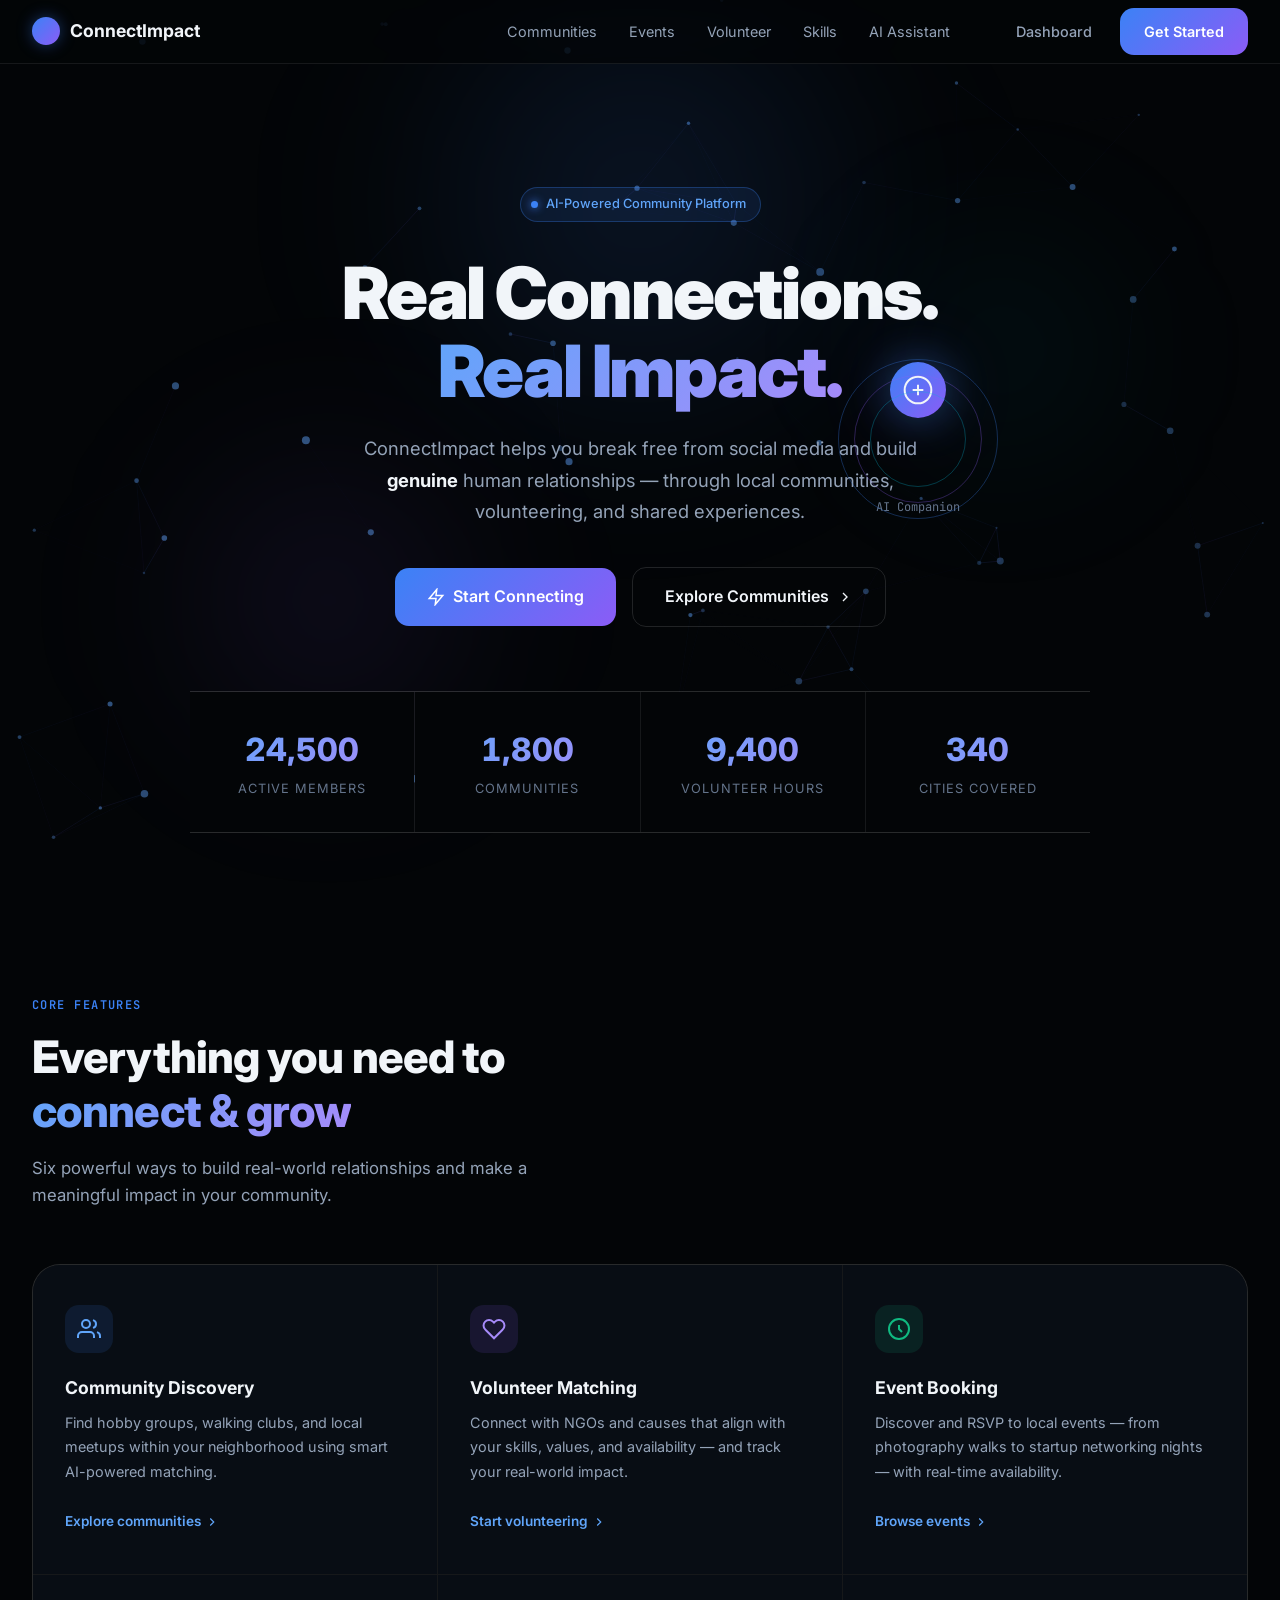
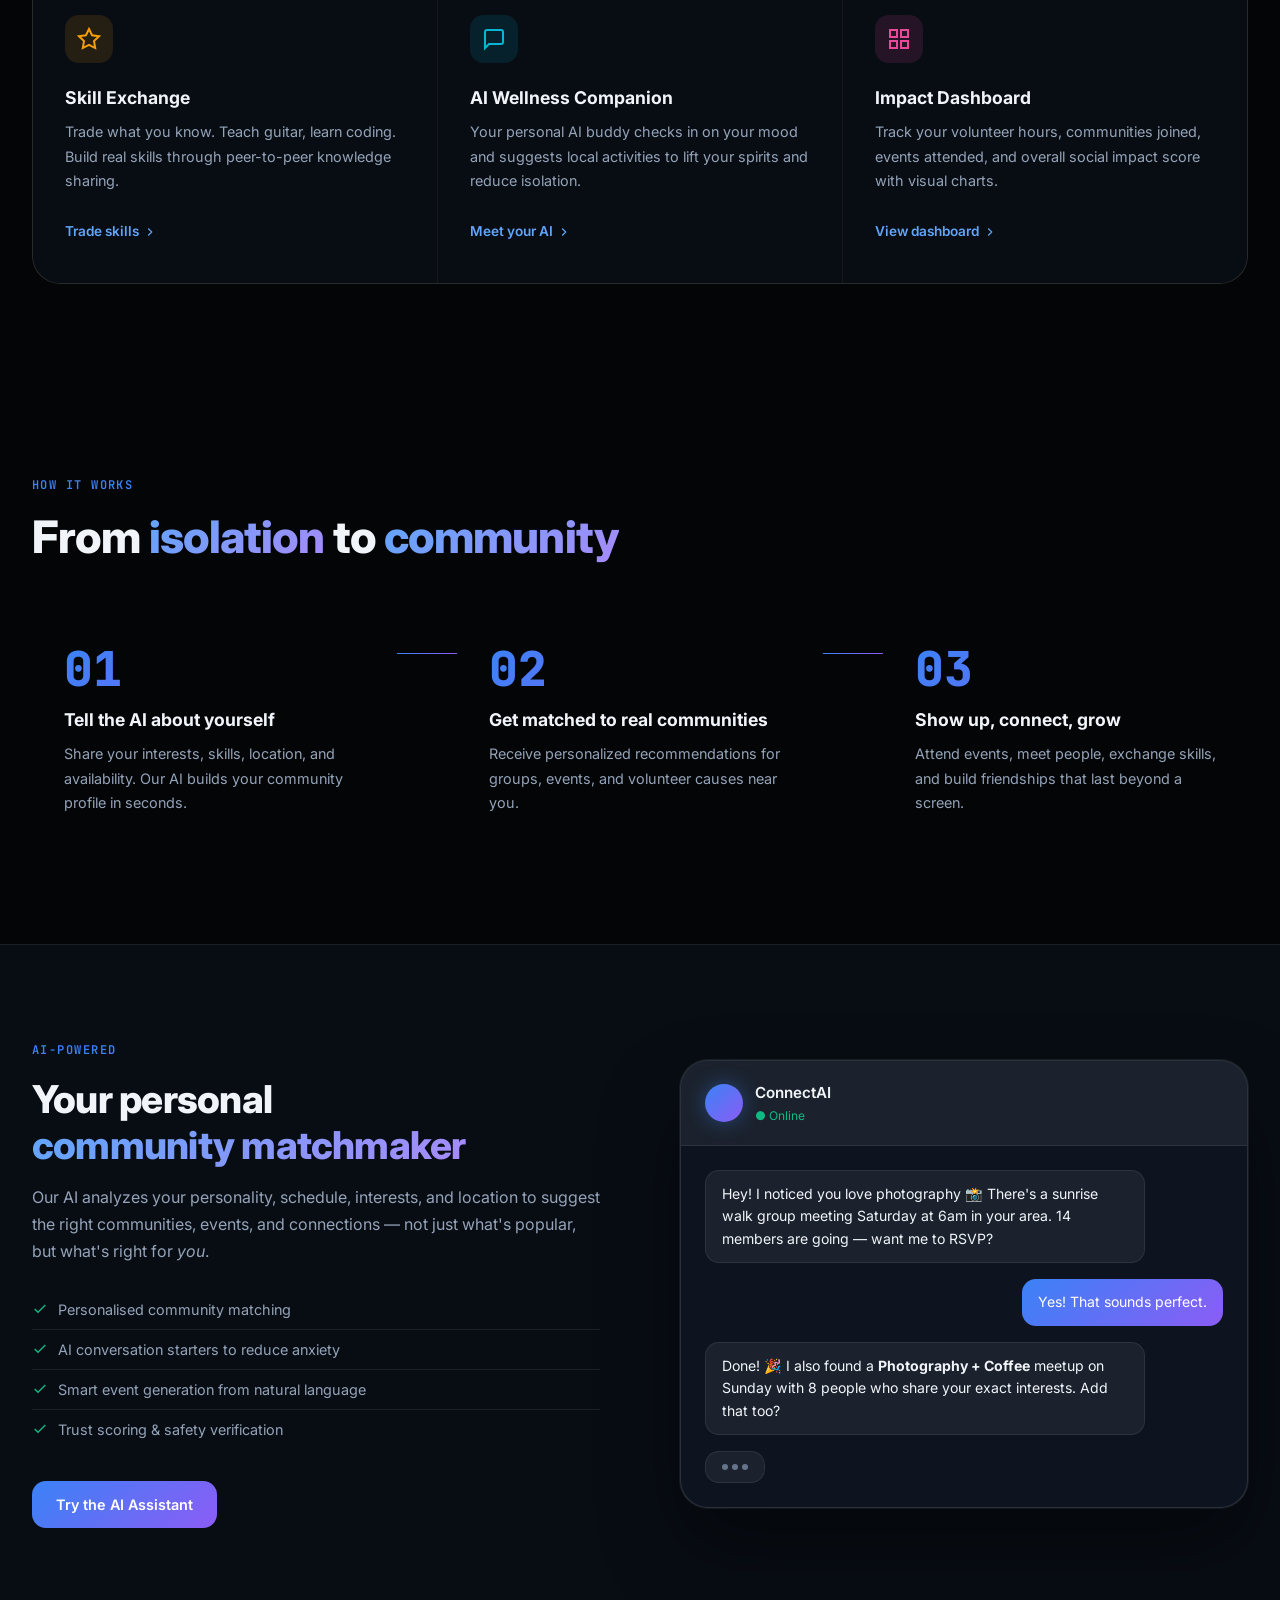
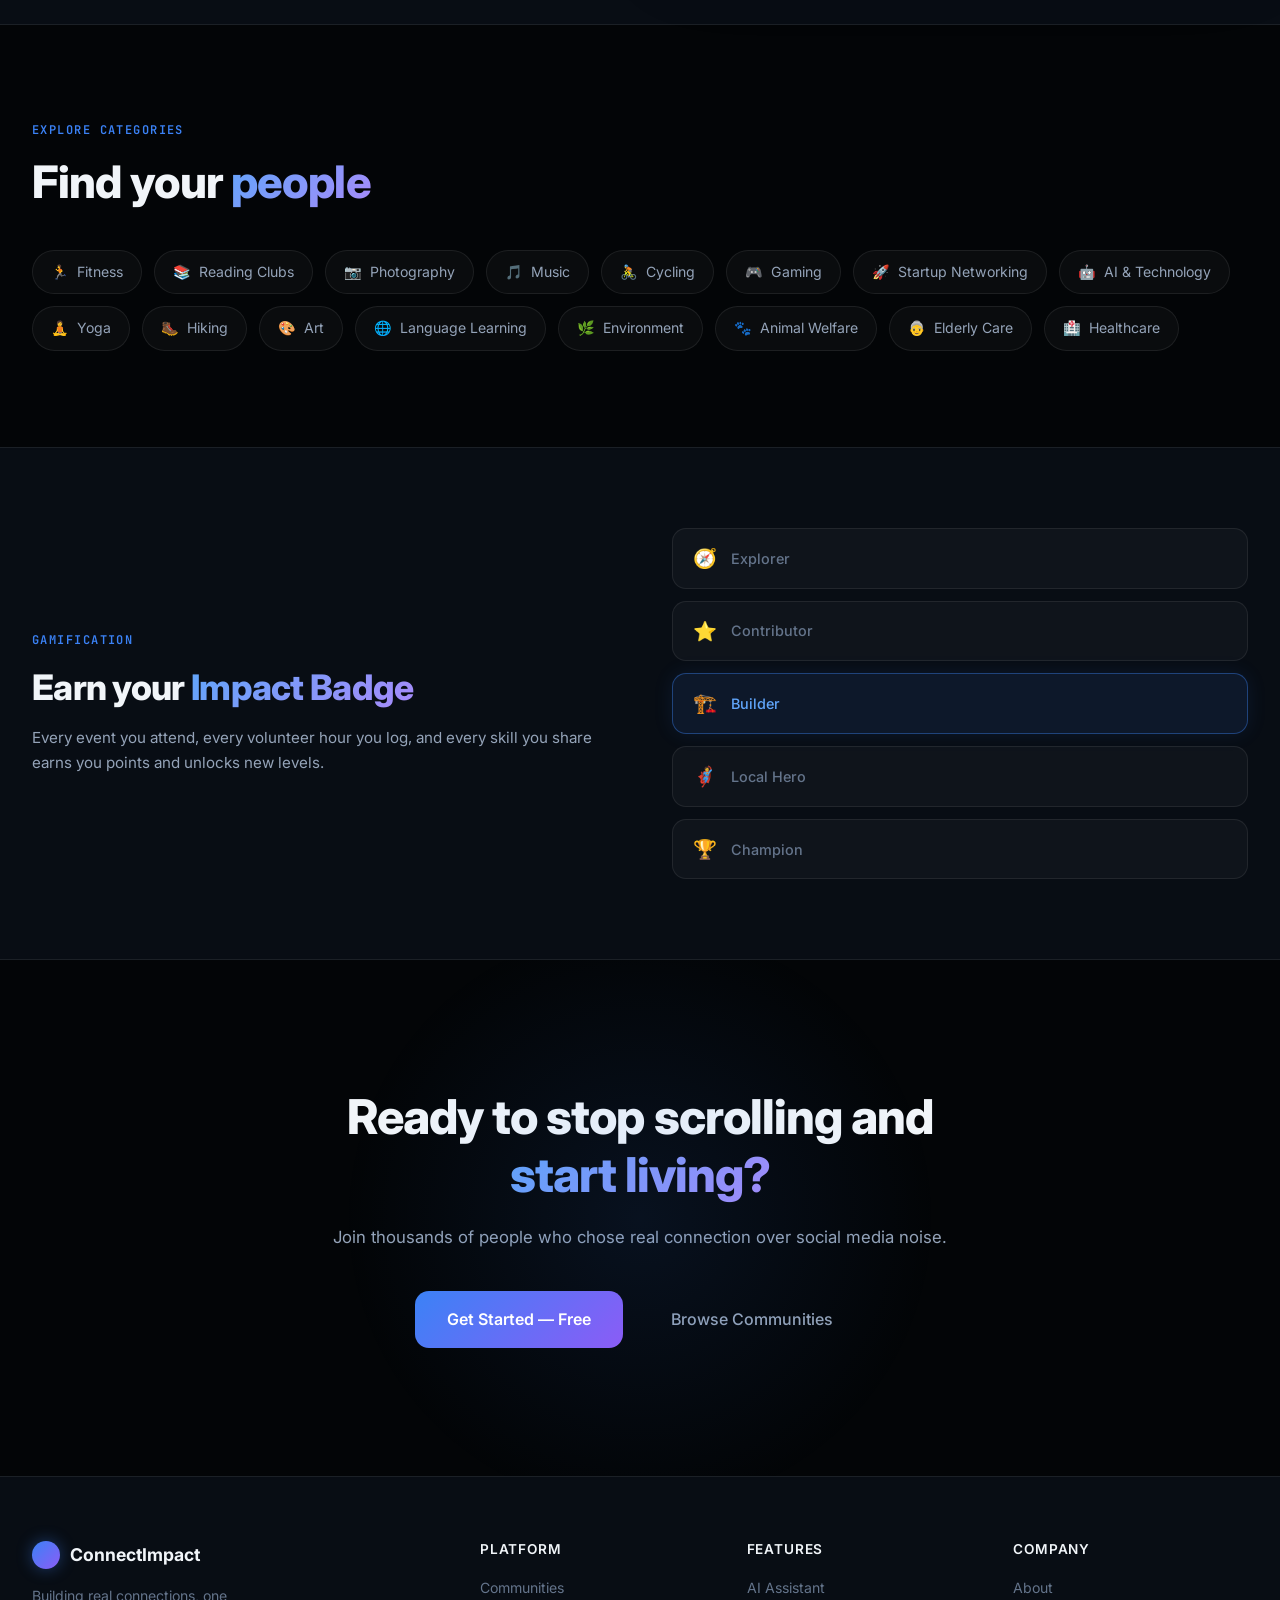
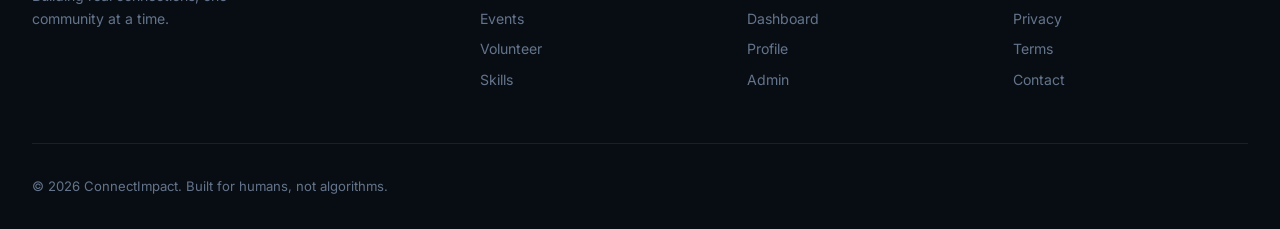
<file: index.html>
<!DOCTYPE html>
<html lang="en">
<head>
  <meta charset="UTF-8" />
  <meta name="viewport" content="width=device-width, initial-scale=1.0"/>
  <title>ConnectImpact — Build Real Connections</title>
  <link rel="stylesheet" href="css/main.css" />
  <link rel="stylesheet" href="css/animations.css" />
  <link href="https://fonts.googleapis.com/css2?family=Inter:wght@300;400;500;600;700;800;900&family=JetBrains+Mono:wght@400;500&display=swap" rel="stylesheet"/>
</head>
<body>

  <!-- NAV -->
  <nav class="navbar" id="navbar">
    <div class="nav-inner">
      <a href="index.html" class="nav-logo">
        <div class="logo-orb"></div>
        <span>ConnectImpact</span>
      </a>
      <ul class="nav-links">
        <li><a href="pages/communities.html">Communities</a></li>
        <li><a href="pages/events.html">Events</a></li>
        <li><a href="pages/volunteer.html">Volunteer</a></li>
        <li><a href="pages/skills.html">Skills</a></li>
        <li><a href="pages/ai-assistant.html">AI Assistant</a></li>
      </ul>
      <div class="nav-actions">
        <a href="pages/dashboard.html" class="btn-ghost">Dashboard</a>
        <a href="pages/profile.html" class="btn-primary">Get Started</a>
      </div>
      <button class="nav-hamburger" id="hamburger">
        <span></span><span></span><span></span>
      </button>
    </div>
  </nav>

  <!-- HERO -->
  <section class="hero" id="hero">
    <canvas id="neural-canvas"></canvas>
    <div class="hero-glow glow-1"></div>
    <div class="hero-glow glow-2"></div>
    <div class="hero-glow glow-3"></div>

    <div class="hero-content">
      <div class="hero-badge">
        <div class="badge-dot"></div>
        <span>AI-Powered Community Platform</span>
      </div>

      <h1 class="hero-title">
        Real Connections.<br/>
        <span class="gradient-text">Real Impact.</span>
      </h1>

      <p class="hero-subtitle">
        ConnectImpact helps you break free from social media and build <strong>genuine</strong> human relationships — through local communities, volunteering, and shared experiences.
      </p>

      <div class="hero-actions">
        <a href="pages/dashboard.html" class="btn-primary btn-large">
          <svg width="18" height="18" viewBox="0 0 24 24" fill="none" stroke="currentColor" stroke-width="2"><path d="M13 2L3 14h9l-1 8 10-12h-9l1-8z"/></svg>
          Start Connecting
        </a>
        <a href="pages/communities.html" class="btn-outline btn-large">
          Explore Communities
          <svg width="16" height="16" viewBox="0 0 24 24" fill="none" stroke="currentColor" stroke-width="2"><polyline points="9 18 15 12 9 6"/></svg>
        </a>
      </div>

      <!-- AI ORB -->
      <div class="ai-orb-container" id="aiOrb">
        <div class="orb-ring ring-1"></div>
        <div class="orb-ring ring-2"></div>
        <div class="orb-ring ring-3"></div>
        <div class="orb-core">
          <svg width="32" height="32" viewBox="0 0 24 24" fill="none" stroke="currentColor" stroke-width="1.5">
            <path d="M12 2C6.48 2 2 6.48 2 12s4.48 10 10 10 10-4.48 10-10S17.52 2 12 2z"/>
            <path d="M8 12h8M12 8v8"/>
          </svg>
        </div>
        <div class="orb-label">AI Companion</div>
      </div>
    </div>

    <!-- STATS -->
    <div class="hero-stats">
      <div class="stat-card">
        <div class="stat-num" data-target="24500">0</div>
        <div class="stat-label">Active Members</div>
      </div>
      <div class="stat-card">
        <div class="stat-num" data-target="1800">0</div>
        <div class="stat-label">Communities</div>
      </div>
      <div class="stat-card">
        <div class="stat-num" data-target="9400">0</div>
        <div class="stat-label">Volunteer Hours</div>
      </div>
      <div class="stat-card">
        <div class="stat-num" data-target="340">0</div>
        <div class="stat-label">Cities Covered</div>
      </div>
    </div>
  </section>

  <!-- FEATURES -->
  <section class="features-section" id="features">
    <div class="section-label">Core Features</div>
    <h2 class="section-title">Everything you need to <span class="gradient-text">connect & grow</span></h2>
    <p class="section-sub">Six powerful ways to build real-world relationships and make a meaningful impact in your community.</p>

    <div class="features-grid">
      <div class="feature-card" data-delay="0">
        <div class="feature-icon icon-blue">
          <svg width="24" height="24" viewBox="0 0 24 24" fill="none" stroke="currentColor" stroke-width="2"><path d="M17 21v-2a4 4 0 0 0-4-4H5a4 4 0 0 0-4 4v2"/><circle cx="9" cy="7" r="4"/><path d="M23 21v-2a4 4 0 0 0-3-3.87"/><path d="M16 3.13a4 4 0 0 1 0 7.75"/></svg>
        </div>
        <h3>Community Discovery</h3>
        <p>Find hobby groups, walking clubs, and local meetups within your neighborhood using smart AI-powered matching.</p>
        <a href="pages/communities.html" class="feature-link">Explore communities <svg width="14" height="14" viewBox="0 0 24 24" fill="none" stroke="currentColor" stroke-width="2"><polyline points="9 18 15 12 9 6"/></svg></a>
      </div>

      <div class="feature-card" data-delay="100">
        <div class="feature-icon icon-purple">
          <svg width="24" height="24" viewBox="0 0 24 24" fill="none" stroke="currentColor" stroke-width="2"><path d="M20.84 4.61a5.5 5.5 0 0 0-7.78 0L12 5.67l-1.06-1.06a5.5 5.5 0 0 0-7.78 7.78l1.06 1.06L12 21.23l7.78-7.78 1.06-1.06a5.5 5.5 0 0 0 0-7.78z"/></svg>
        </div>
        <h3>Volunteer Matching</h3>
        <p>Connect with NGOs and causes that align with your skills, values, and availability — and track your real-world impact.</p>
        <a href="pages/volunteer.html" class="feature-link">Start volunteering <svg width="14" height="14" viewBox="0 0 24 24" fill="none" stroke="currentColor" stroke-width="2"><polyline points="9 18 15 12 9 6"/></svg></a>
      </div>

      <div class="feature-card" data-delay="200">
        <div class="feature-icon icon-green">
          <svg width="24" height="24" viewBox="0 0 24 24" fill="none" stroke="currentColor" stroke-width="2"><circle cx="12" cy="12" r="10"/><path d="M12 8v4l3 3"/></svg>
        </div>
        <h3>Event Booking</h3>
        <p>Discover and RSVP to local events — from photography walks to startup networking nights — with real-time availability.</p>
        <a href="pages/events.html" class="feature-link">Browse events <svg width="14" height="14" viewBox="0 0 24 24" fill="none" stroke="currentColor" stroke-width="2"><polyline points="9 18 15 12 9 6"/></svg></a>
      </div>

      <div class="feature-card" data-delay="300">
        <div class="feature-icon icon-orange">
          <svg width="24" height="24" viewBox="0 0 24 24" fill="none" stroke="currentColor" stroke-width="2"><polygon points="12 2 15.09 8.26 22 9.27 17 14.14 18.18 21.02 12 17.77 5.82 21.02 7 14.14 2 9.27 8.91 8.26 12 2"/></svg>
        </div>
        <h3>Skill Exchange</h3>
        <p>Trade what you know. Teach guitar, learn coding. Build real skills through peer-to-peer knowledge sharing.</p>
        <a href="pages/skills.html" class="feature-link">Trade skills <svg width="14" height="14" viewBox="0 0 24 24" fill="none" stroke="currentColor" stroke-width="2"><polyline points="9 18 15 12 9 6"/></svg></a>
      </div>

      <div class="feature-card" data-delay="400">
        <div class="feature-icon icon-cyan">
          <svg width="24" height="24" viewBox="0 0 24 24" fill="none" stroke="currentColor" stroke-width="2"><path d="M21 15a2 2 0 0 1-2 2H7l-4 4V5a2 2 0 0 1 2-2h14a2 2 0 0 1 2 2z"/></svg>
        </div>
        <h3>AI Wellness Companion</h3>
        <p>Your personal AI buddy checks in on your mood and suggests local activities to lift your spirits and reduce isolation.</p>
        <a href="pages/ai-assistant.html" class="feature-link">Meet your AI <svg width="14" height="14" viewBox="0 0 24 24" fill="none" stroke="currentColor" stroke-width="2"><polyline points="9 18 15 12 9 6"/></svg></a>
      </div>

      <div class="feature-card" data-delay="500">
        <div class="feature-icon icon-pink">
          <svg width="24" height="24" viewBox="0 0 24 24" fill="none" stroke="currentColor" stroke-width="2"><path d="M3 3h7v7H3zM14 3h7v7h-7zM14 14h7v7h-7zM3 14h7v7H3z"/></svg>
        </div>
        <h3>Impact Dashboard</h3>
        <p>Track your volunteer hours, communities joined, events attended, and overall social impact score with visual charts.</p>
        <a href="pages/dashboard.html" class="feature-link">View dashboard <svg width="14" height="14" viewBox="0 0 24 24" fill="none" stroke="currentColor" stroke-width="2"><polyline points="9 18 15 12 9 6"/></svg></a>
      </div>
    </div>
  </section>

  <!-- HOW IT WORKS -->
  <section class="how-section">
    <div class="section-label">How It Works</div>
    <h2 class="section-title">From <span class="gradient-text">isolation</span> to <span class="gradient-text">community</span></h2>
    <div class="steps-container">
      <div class="step">
        <div class="step-number">01</div>
        <div class="step-content">
          <h3>Tell the AI about yourself</h3>
          <p>Share your interests, skills, location, and availability. Our AI builds your community profile in seconds.</p>
        </div>
      </div>
      <div class="step-connector"></div>
      <div class="step">
        <div class="step-number">02</div>
        <div class="step-content">
          <h3>Get matched to real communities</h3>
          <p>Receive personalized recommendations for groups, events, and volunteer causes near you.</p>
        </div>
      </div>
      <div class="step-connector"></div>
      <div class="step">
        <div class="step-number">03</div>
        <div class="step-content">
          <h3>Show up, connect, grow</h3>
          <p>Attend events, meet people, exchange skills, and build friendships that last beyond a screen.</p>
        </div>
      </div>
    </div>
  </section>

  <!-- AI SECTION -->
  <section class="ai-section">
    <div class="ai-section-inner">
      <div class="ai-text">
        <div class="section-label">AI-Powered</div>
        <h2>Your personal <span class="gradient-text">community matchmaker</span></h2>
        <p>Our AI analyzes your personality, schedule, interests, and location to suggest the right communities, events, and connections — not just what's popular, but what's right for <em>you</em>.</p>
        <ul class="ai-features-list">
          <li><svg width="16" height="16" viewBox="0 0 24 24" fill="none" stroke="currentColor" stroke-width="2"><polyline points="20 6 9 17 4 12"/></svg> Personalised community matching</li>
          <li><svg width="16" height="16" viewBox="0 0 24 24" fill="none" stroke="currentColor" stroke-width="2"><polyline points="20 6 9 17 4 12"/></svg> AI conversation starters to reduce anxiety</li>
          <li><svg width="16" height="16" viewBox="0 0 24 24" fill="none" stroke="currentColor" stroke-width="2"><polyline points="20 6 9 17 4 12"/></svg> Smart event generation from natural language</li>
          <li><svg width="16" height="16" viewBox="0 0 24 24" fill="none" stroke="currentColor" stroke-width="2"><polyline points="20 6 9 17 4 12"/></svg> Trust scoring & safety verification</li>
        </ul>
        <a href="pages/ai-assistant.html" class="btn-primary">Try the AI Assistant</a>
      </div>
      <div class="ai-visual">
        <div class="ai-chat-preview">
          <div class="chat-header">
            <div class="chat-avatar">
              <div class="orb-mini"></div>
            </div>
            <div>
              <div class="chat-name">ConnectAI</div>
              <div class="chat-status">● Online</div>
            </div>
          </div>
          <div class="chat-messages">
            <div class="chat-msg ai-msg">Hey! I noticed you love photography 📸 There's a sunrise walk group meeting Saturday at 6am in your area. 14 members are going — want me to RSVP?</div>
            <div class="chat-msg user-msg">Yes! That sounds perfect.</div>
            <div class="chat-msg ai-msg">Done! 🎉 I also found a <strong>Photography + Coffee</strong> meetup on Sunday with 8 people who share your exact interests. Add that too?</div>
            <div class="chat-typing"><span></span><span></span><span></span></div>
          </div>
        </div>
      </div>
    </div>
  </section>

  <!-- CATEGORIES -->
  <section class="categories-section">
    <div class="section-label">Explore Categories</div>
    <h2 class="section-title">Find your <span class="gradient-text">people</span></h2>
    <div class="categories-grid">
      <div class="cat-pill"><span>🏃</span> Fitness</div>
      <div class="cat-pill"><span>📚</span> Reading Clubs</div>
      <div class="cat-pill"><span>📷</span> Photography</div>
      <div class="cat-pill"><span>🎵</span> Music</div>
      <div class="cat-pill"><span>🚴</span> Cycling</div>
      <div class="cat-pill"><span>🎮</span> Gaming</div>
      <div class="cat-pill"><span>🚀</span> Startup Networking</div>
      <div class="cat-pill"><span>🤖</span> AI & Technology</div>
      <div class="cat-pill"><span>🧘</span> Yoga</div>
      <div class="cat-pill"><span>🥾</span> Hiking</div>
      <div class="cat-pill"><span>🎨</span> Art</div>
      <div class="cat-pill"><span>🌐</span> Language Learning</div>
      <div class="cat-pill"><span>🌿</span> Environment</div>
      <div class="cat-pill"><span>🐾</span> Animal Welfare</div>
      <div class="cat-pill"><span>👵</span> Elderly Care</div>
      <div class="cat-pill"><span>🏥</span> Healthcare</div>
    </div>
  </section>

  <!-- GAMIFICATION TEASER -->
  <section class="gamification-section">
    <div class="game-inner">
      <div class="game-text">
        <div class="section-label">Gamification</div>
        <h2>Earn your <span class="gradient-text">Impact Badge</span></h2>
        <p>Every event you attend, every volunteer hour you log, and every skill you share earns you points and unlocks new levels.</p>
      </div>
      <div class="levels-display">
        <div class="level-badge level-1"><span>🧭</span><div>Explorer</div></div>
        <div class="level-badge level-2"><span>⭐</span><div>Contributor</div></div>
        <div class="level-badge level-3 active"><span>🏗️</span><div>Builder</div></div>
        <div class="level-badge level-4"><span>🦸</span><div>Local Hero</div></div>
        <div class="level-badge level-5"><span>🏆</span><div>Champion</div></div>
      </div>
    </div>
  </section>

  <!-- CTA -->
  <section class="cta-section">
    <div class="cta-glow"></div>
    <h2>Ready to stop scrolling and <span class="gradient-text">start living?</span></h2>
    <p>Join thousands of people who chose real connection over social media noise.</p>
    <div class="cta-actions">
      <a href="pages/dashboard.html" class="btn-primary btn-large">Get Started — Free</a>
      <a href="pages/communities.html" class="btn-ghost btn-large">Browse Communities</a>
    </div>
  </section>

  <!-- FOOTER -->
  <footer class="footer">
    <div class="footer-inner">
      <div class="footer-brand">
        <div class="nav-logo">
          <div class="logo-orb"></div>
          <span>ConnectImpact</span>
        </div>
        <p>Building real connections, one community at a time.</p>
      </div>
      <div class="footer-links">
        <div class="footer-col">
          <h4>Platform</h4>
          <a href="pages/communities.html">Communities</a>
          <a href="pages/events.html">Events</a>
          <a href="pages/volunteer.html">Volunteer</a>
          <a href="pages/skills.html">Skills</a>
        </div>
        <div class="footer-col">
          <h4>Features</h4>
          <a href="pages/ai-assistant.html">AI Assistant</a>
          <a href="pages/dashboard.html">Dashboard</a>
          <a href="pages/profile.html">Profile</a>
          <a href="pages/admin.html">Admin</a>
        </div>
        <div class="footer-col">
          <h4>Company</h4>
          <a href="#">About</a>
          <a href="#">Privacy</a>
          <a href="#">Terms</a>
          <a href="#">Contact</a>
        </div>
      </div>
    </div>
    <div class="footer-bottom">
      <span>© 2026 ConnectImpact. Built for humans, not algorithms.</span>
    </div>
  </footer>

  <script src="js/neural.js"></script>
  <script src="js/main.js"></script>
</body>
</html>
</file>
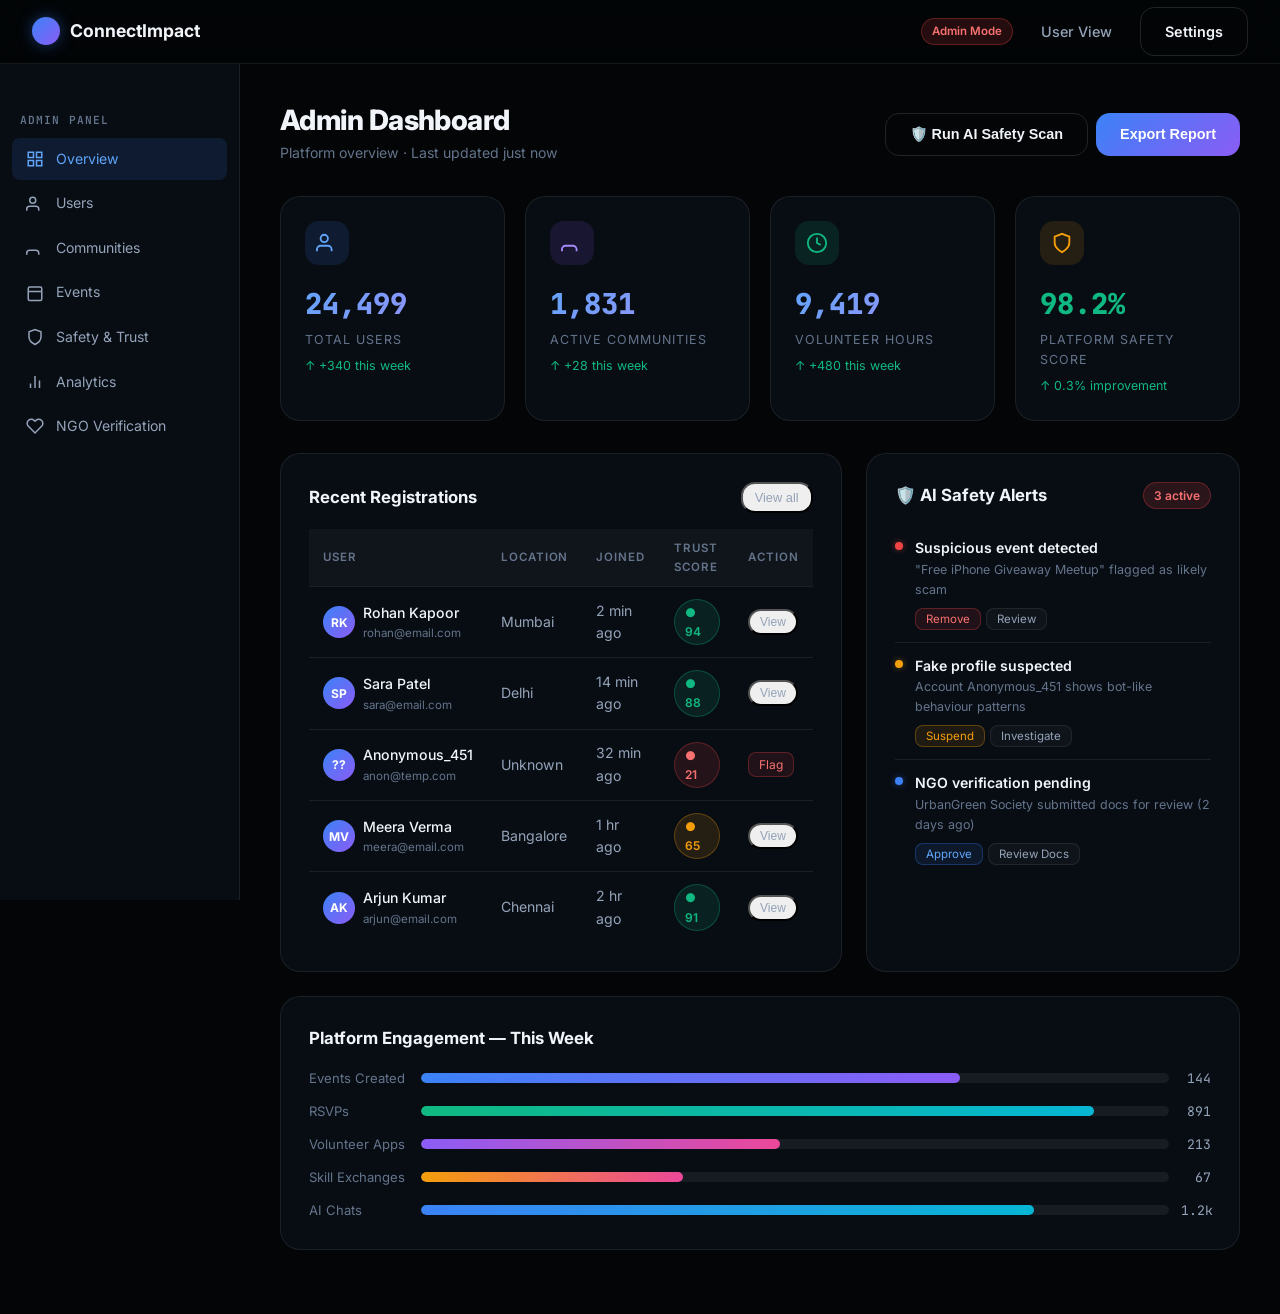
<file: pages/admin.html>
<!DOCTYPE html>
<html lang="en">
<head>
  <meta charset="UTF-8"/>
  <meta name="viewport" content="width=device-width, initial-scale=1.0"/>
  <title>Admin Dashboard — ConnectImpact</title>
  <link rel="stylesheet" href="../css/main.css"/>
  <link rel="stylesheet" href="../css/animations.css"/>
  <link href="https://fonts.googleapis.com/css2?family=Inter:wght@300;400;500;600;700;800;900&family=JetBrains+Mono:wght@400;500&display=swap" rel="stylesheet"/>
  <style>
    .admin-grid{display:grid;grid-template-columns:repeat(4,1fr);gap:1.25rem;margin-bottom:2rem}
    .admin-card{background:var(--bg-2);border:1px solid var(--border);border-radius:var(--radius-lg);padding:1.5rem;transition:var(--transition)}
    .admin-card:hover{border-color:var(--border-2)}
    .admin-card-icon{width:44px;height:44px;border-radius:var(--radius);display:flex;align-items:center;justify-content:center;margin-bottom:1rem}
    .admin-card-val{font-size:1.8rem;font-weight:800;font-family:var(--mono)}
    .admin-card-lbl{font-size:.78rem;color:var(--text-3);text-transform:uppercase;letter-spacing:.08em;margin-top:3px}
    .admin-card-delta{font-size:.78rem;margin-top:6px}
    .delta-up{color:var(--green)}
    .delta-down{color:#F87171}
    .data-table{width:100%;border-collapse:collapse;font-size:.88rem}
    .data-table th{text-align:left;padding:10px 14px;font-size:.72rem;font-weight:600;text-transform:uppercase;letter-spacing:.08em;color:var(--text-3);border-bottom:1px solid var(--border);background:var(--surface)}
    .data-table td{padding:12px 14px;border-bottom:1px solid var(--border);color:var(--text-2)}
    .data-table tr:last-child td{border-bottom:none}
    .data-table tr:hover td{background:var(--surface);color:var(--text)}
    .trust-ring{display:inline-flex;align-items:center;gap:6px;padding:3px 10px;border-radius:100px;font-size:.75rem;font-weight:600}
    .trust-high{background:rgba(16,185,129,.12);color:var(--green);border:1px solid rgba(16,185,129,.3)}
    .trust-med{background:rgba(245,158,11,.12);color:var(--orange);border:1px solid rgba(245,158,11,.3)}
    .trust-low{background:rgba(239,68,68,.12);color:#F87171;border:1px solid rgba(239,68,68,.3)}
    .content-row{display:grid;grid-template-columns:3fr 2fr;gap:1.5rem;margin-bottom:1.5rem}
    .alert-item{display:flex;align-items:flex-start;gap:12px;padding:12px 0;border-bottom:1px solid var(--border)}
    .alert-item:last-child{border:none}
    .alert-dot{width:8px;height:8px;border-radius:50%;flex-shrink:0;margin-top:5px}
    .alert-red{background:#EF4444;box-shadow:0 0 6px rgba(239,68,68,.5)}
    .alert-orange{background:var(--orange);box-shadow:0 0 6px rgba(245,158,11,.4)}
    .alert-blue{background:var(--blue);box-shadow:0 0 6px var(--blue-glow)}
    @media(max-width:1024px){.admin-grid{grid-template-columns:repeat(2,1fr)}.content-row{grid-template-columns:1fr}}
    @media(max-width:640px){.admin-grid{grid-template-columns:1fr}}
  </style>
</head>
<body>
  <nav class="navbar" id="navbar">
    <div class="nav-inner">
      <a href="../index.html" class="nav-logo"><div class="logo-orb"></div><span>ConnectImpact</span></a>
      <div style="margin-left:auto;display:flex;align-items:center;gap:.5rem;">
        <span class="badge badge-red" style="font-size:.72rem;">Admin Mode</span>
        <a href="dashboard.html" class="btn-ghost">User View</a>
        <a href="settings.html" class="btn-outline">Settings</a>
      </div>
    </div>
  </nav>

  <div class="page-layout" style="padding-top:64px;">
    <aside class="sidebar">
      <div class="sidebar-label">Admin Panel</div>
      <nav class="sidebar-nav">
        <a href="admin.html" class="sidebar-item active">
          <svg width="18" height="18" viewBox="0 0 24 24" fill="none" stroke="currentColor" stroke-width="2"><rect x="3" y="3" width="7" height="7"/><rect x="14" y="3" width="7" height="7"/><rect x="14" y="14" width="7" height="7"/><rect x="3" y="14" width="7" height="7"/></svg>
          Overview
        </a>
        <a href="#" class="sidebar-item"><svg width="18" height="18" viewBox="0 0 24 24" fill="none" stroke="currentColor" stroke-width="2"><path d="M17 21v-2a4 4 0 0 0-4-4H5a4 4 0 0 0-4 4v2"/><circle cx="9" cy="7" r="4"/></svg>Users</a>
        <a href="#" class="sidebar-item"><svg width="18" height="18" viewBox="0 0 24 24" fill="none" stroke="currentColor" stroke-width="2"><path d="M17 21v-2a4 4 0 0 0-4-4H5a4 4 0 0 0-4 4v2"/></svg>Communities</a>
        <a href="#" class="sidebar-item"><svg width="18" height="18" viewBox="0 0 24 24" fill="none" stroke="currentColor" stroke-width="2"><rect x="3" y="4" width="18" height="18" rx="2"/><line x1="3" y1="10" x2="21" y2="10"/></svg>Events</a>
        <a href="#" class="sidebar-item"><svg width="18" height="18" viewBox="0 0 24 24" fill="none" stroke="currentColor" stroke-width="2"><path d="M12 22s8-4 8-10V5l-8-3-8 3v7c0 6 8 10 8 10z"/></svg>Safety & Trust</a>
        <a href="#" class="sidebar-item"><svg width="18" height="18" viewBox="0 0 24 24" fill="none" stroke="currentColor" stroke-width="2"><line x1="18" y1="20" x2="18" y2="10"/><line x1="12" y1="20" x2="12" y2="4"/><line x1="6" y1="20" x2="6" y2="14"/></svg>Analytics</a>
        <a href="#" class="sidebar-item"><svg width="18" height="18" viewBox="0 0 24 24" fill="none" stroke="currentColor" stroke-width="2"><path d="M20.84 4.61a5.5 5.5 0 0 0-7.78 0L12 5.67l-1.06-1.06a5.5 5.5 0 0 0-7.78 7.78l1.06 1.06L12 21.23l7.78-7.78 1.06-1.06a5.5 5.5 0 0 0 0-7.78z"/></svg>NGO Verification</a>
      </nav>
    </aside>

    <main class="page-main page-fade-in">
      <div style="display:flex;align-items:center;justify-content:space-between;margin-bottom:2rem;">
        <div>
          <h1 style="font-size:1.75rem;font-weight:800;letter-spacing:-.02em;">Admin Dashboard</h1>
          <p style="color:var(--text-3);font-size:.88rem;margin-top:4px;">Platform overview · Last updated just now</p>
        </div>
        <div style="display:flex;gap:.5rem;">
          <button class="btn-outline" onclick="runAISafety()">🛡️ Run AI Safety Scan</button>
          <button class="btn-primary">Export Report</button>
        </div>
      </div>

      <!-- KPI Cards -->
      <div class="admin-grid">
        <div class="admin-card">
          <div class="admin-card-icon icon-blue"><svg width="22" height="22" viewBox="0 0 24 24" fill="none" stroke="currentColor" stroke-width="2"><path d="M17 21v-2a4 4 0 0 0-4-4H5a4 4 0 0 0-4 4v2"/><circle cx="9" cy="7" r="4"/></svg></div>
          <div class="admin-card-val gradient-text" data-target="24500">0</div>
          <div class="admin-card-lbl">Total Users</div>
          <div class="admin-card-delta delta-up">↑ +340 this week</div>
        </div>
        <div class="admin-card">
          <div class="admin-card-icon icon-purple"><svg width="22" height="22" viewBox="0 0 24 24" fill="none" stroke="currentColor" stroke-width="2"><path d="M17 21v-2a4 4 0 0 0-4-4H5a4 4 0 0 0-4 4v2"/></svg></div>
          <div class="admin-card-val gradient-text" data-target="1832">0</div>
          <div class="admin-card-lbl">Active Communities</div>
          <div class="admin-card-delta delta-up">↑ +28 this week</div>
        </div>
        <div class="admin-card">
          <div class="admin-card-icon icon-green"><svg width="22" height="22" viewBox="0 0 24 24" fill="none" stroke="currentColor" stroke-width="2"><circle cx="12" cy="12" r="10"/><polyline points="12 6 12 12 16 14"/></svg></div>
          <div class="admin-card-val gradient-text" data-target="9420">0</div>
          <div class="admin-card-lbl">Volunteer Hours</div>
          <div class="admin-card-delta delta-up">↑ +480 this week</div>
        </div>
        <div class="admin-card">
          <div class="admin-card-icon icon-orange"><svg width="22" height="22" viewBox="0 0 24 24" fill="none" stroke="currentColor" stroke-width="2"><path d="M12 22s8-4 8-10V5l-8-3-8 3v7c0 6 8 10 8 10z"/></svg></div>
          <div class="admin-card-val" style="color:var(--green);">98.2%</div>
          <div class="admin-card-lbl">Platform Safety Score</div>
          <div class="admin-card-delta delta-up">↑ 0.3% improvement</div>
        </div>
      </div>

      <div class="content-row">
        <!-- Recent users table -->
        <div class="card">
          <div class="card-header"><div class="card-title">Recent Registrations</div><button class="btn-ghost" style="padding:6px 12px;font-size:.8rem;">View all</button></div>
          <div style="overflow-x:auto;margin-top:.75rem;">
            <table class="data-table">
              <thead><tr><th>User</th><th>Location</th><th>Joined</th><th>Trust Score</th><th>Action</th></tr></thead>
              <tbody>
                <tr><td><div style="display:flex;align-items:center;gap:8px;"><div class="avatar avatar-sm">RK</div><div><div style="font-weight:500;color:var(--text);">Rohan Kapoor</div><div style="font-size:.72rem;color:var(--text-3);">rohan@email.com</div></div></div></td><td>Mumbai</td><td>2 min ago</td><td><span class="trust-ring trust-high">● 94</span></td><td><button class="btn-ghost" style="padding:4px 10px;font-size:.75rem;">View</button></td></tr>
                <tr><td><div style="display:flex;align-items:center;gap:8px;"><div class="avatar avatar-sm">SP</div><div><div style="font-weight:500;color:var(--text);">Sara Patel</div><div style="font-size:.72rem;color:var(--text-3);">sara@email.com</div></div></div></td><td>Delhi</td><td>14 min ago</td><td><span class="trust-ring trust-high">● 88</span></td><td><button class="btn-ghost" style="padding:4px 10px;font-size:.75rem;">View</button></td></tr>
                <tr><td><div style="display:flex;align-items:center;gap:8px;"><div class="avatar avatar-sm">??</div><div><div style="font-weight:500;color:var(--text);">Anonymous_451</div><div style="font-size:.72rem;color:var(--text-3);">anon@temp.com</div></div></div></td><td>Unknown</td><td>32 min ago</td><td><span class="trust-ring trust-low">● 21</span></td><td><button style="padding:4px 10px;font-size:.75rem;background:rgba(239,68,68,.1);border:1px solid rgba(239,68,68,.3);border-radius:var(--radius-sm);color:#F87171;cursor:pointer;font-family:var(--font);" onclick="flagUser(this)">Flag</button></td></tr>
                <tr><td><div style="display:flex;align-items:center;gap:8px;"><div class="avatar avatar-sm">MV</div><div><div style="font-weight:500;color:var(--text);">Meera Verma</div><div style="font-size:.72rem;color:var(--text-3);">meera@email.com</div></div></div></td><td>Bangalore</td><td>1 hr ago</td><td><span class="trust-ring trust-med">● 65</span></td><td><button class="btn-ghost" style="padding:4px 10px;font-size:.75rem;">View</button></td></tr>
                <tr><td><div style="display:flex;align-items:center;gap:8px;"><div class="avatar avatar-sm">AK</div><div><div style="font-weight:500;color:var(--text);">Arjun Kumar</div><div style="font-size:.72rem;color:var(--text-3);">arjun@email.com</div></div></div></td><td>Chennai</td><td>2 hr ago</td><td><span class="trust-ring trust-high">● 91</span></td><td><button class="btn-ghost" style="padding:4px 10px;font-size:.75rem;">View</button></td></tr>
              </tbody>
            </table>
          </div>
        </div>

        <!-- Alerts & AI flags -->
        <div class="card">
          <div class="card-header"><div class="card-title">🛡️ AI Safety Alerts</div><span class="badge badge-red" id="alert-count">3 active</span></div>
          <div style="margin-top:.75rem;">
            <div class="alert-item">
              <div class="alert-dot alert-red"></div>
              <div>
                <div style="font-size:.88rem;font-weight:600;color:var(--text);">Suspicious event detected</div>
                <div style="font-size:.78rem;color:var(--text-3);">"Free iPhone Giveaway Meetup" flagged as likely scam</div>
                <div style="display:flex;gap:.35rem;margin-top:.5rem;">
                  <button style="padding:3px 10px;font-size:.72rem;background:rgba(239,68,68,.1);border:1px solid rgba(239,68,68,.3);border-radius:var(--radius-sm);color:#F87171;cursor:pointer;font-family:var(--font);" onclick="resolveAlert(this,'remove')">Remove</button>
                  <button style="padding:3px 10px;font-size:.72rem;background:var(--surface);border:1px solid var(--border);border-radius:var(--radius-sm);color:var(--text-2);cursor:pointer;font-family:var(--font);">Review</button>
                </div>
              </div>
            </div>
            <div class="alert-item">
              <div class="alert-dot alert-orange"></div>
              <div>
                <div style="font-size:.88rem;font-weight:600;color:var(--text);">Fake profile suspected</div>
                <div style="font-size:.78rem;color:var(--text-3);">Account Anonymous_451 shows bot-like behaviour patterns</div>
                <div style="display:flex;gap:.35rem;margin-top:.5rem;">
                  <button style="padding:3px 10px;font-size:.72rem;background:rgba(245,158,11,.1);border:1px solid rgba(245,158,11,.3);border-radius:var(--radius-sm);color:var(--orange);cursor:pointer;font-family:var(--font);" onclick="resolveAlert(this,'suspend')">Suspend</button>
                  <button style="padding:3px 10px;font-size:.72rem;background:var(--surface);border:1px solid var(--border);border-radius:var(--radius-sm);color:var(--text-2);cursor:pointer;font-family:var(--font);">Investigate</button>
                </div>
              </div>
            </div>
            <div class="alert-item">
              <div class="alert-dot alert-blue"></div>
              <div>
                <div style="font-size:.88rem;font-weight:600;color:var(--text);">NGO verification pending</div>
                <div style="font-size:.78rem;color:var(--text-3);">UrbanGreen Society submitted docs for review (2 days ago)</div>
                <div style="display:flex;gap:.35rem;margin-top:.5rem;">
                  <button style="padding:3px 10px;font-size:.72rem;background:rgba(59,130,246,.1);border:1px solid rgba(59,130,246,.3);border-radius:var(--radius-sm);color:var(--blue-light);cursor:pointer;font-family:var(--font);" onclick="resolveAlert(this,'approve')">Approve</button>
                  <button style="padding:3px 10px;font-size:.72rem;background:var(--surface);border:1px solid var(--border);border-radius:var(--radius-sm);color:var(--text-2);cursor:pointer;font-family:var(--font);">Review Docs</button>
                </div>
              </div>
            </div>
          </div>
        </div>
      </div>

      <!-- Engagement chart -->
      <div class="card" style="margin-bottom:1.5rem;">
        <div class="card-header"><div class="card-title">Platform Engagement — This Week</div></div>
        <div style="display:flex;flex-direction:column;gap:.75rem;margin-top:1rem;">
          <div style="display:flex;align-items:center;gap:12px;font-size:.82rem;"><span style="width:100px;color:var(--text-3);">Events Created</span><div style="flex:1;height:10px;background:var(--surface-2);border-radius:5px;overflow:hidden;"><div style="height:100%;width:72%;background:linear-gradient(90deg,var(--blue),var(--purple));border-radius:5px;"></div></div><span style="width:30px;color:var(--text-2);text-align:right;font-family:var(--mono);">144</span></div>
          <div style="display:flex;align-items:center;gap:12px;font-size:.82rem;"><span style="width:100px;color:var(--text-3);">RSVPs</span><div style="flex:1;height:10px;background:var(--surface-2);border-radius:5px;overflow:hidden;"><div style="height:100%;width:90%;background:linear-gradient(90deg,var(--green),var(--cyan));border-radius:5px;"></div></div><span style="width:30px;color:var(--text-2);text-align:right;font-family:var(--mono);">891</span></div>
          <div style="display:flex;align-items:center;gap:12px;font-size:.82rem;"><span style="width:100px;color:var(--text-3);">Volunteer Apps</span><div style="flex:1;height:10px;background:var(--surface-2);border-radius:5px;overflow:hidden;"><div style="height:100%;width:48%;background:linear-gradient(90deg,var(--purple),var(--pink));border-radius:5px;"></div></div><span style="width:30px;color:var(--text-2);text-align:right;font-family:var(--mono);">213</span></div>
          <div style="display:flex;align-items:center;gap:12px;font-size:.82rem;"><span style="width:100px;color:var(--text-3);">Skill Exchanges</span><div style="flex:1;height:10px;background:var(--surface-2);border-radius:5px;overflow:hidden;"><div style="height:100%;width:35%;background:linear-gradient(90deg,var(--orange),var(--pink));border-radius:5px;"></div></div><span style="width:30px;color:var(--text-2);text-align:right;font-family:var(--mono);">67</span></div>
          <div style="display:flex;align-items:center;gap:12px;font-size:.82rem;"><span style="width:100px;color:var(--text-3);">AI Chats</span><div style="flex:1;height:10px;background:var(--surface-2);border-radius:5px;overflow:hidden;"><div style="height:100%;width:82%;background:linear-gradient(90deg,var(--blue),var(--cyan));border-radius:5px;"></div></div><span style="width:30px;color:var(--text-2);text-align:right;font-family:var(--mono);">1.2k</span></div>
        </div>
      </div>
    </main>
  </div>

  <script>
    window.addEventListener('scroll',()=>{document.getElementById('navbar').classList.toggle('scrolled',window.scrollY>20)});
    // Counters
    const obs=new IntersectionObserver(e=>{if(e[0].isIntersecting){document.querySelectorAll('[data-target]').forEach(el=>{const t=parseInt(el.dataset.target),d=1400,s=performance.now();(function step(n){const p=Math.min((n-s)/d,1),v=Math.floor((1-Math.pow(1-p,3))*t);el.textContent=v.toLocaleString();if(p<1)requestAnimationFrame(step);})(performance.now());});obs.disconnect();}},{threshold:.3});
    const ag=document.querySelector('.admin-grid');if(ag)obs.observe(ag);

    let alertCount=3;
    function resolveAlert(btn,action){
      const item=btn.closest('.alert-item');
      item.style.opacity='0';item.style.transform='translateX(-20px)';item.style.transition='.3s';
      setTimeout(()=>{item.remove();alertCount--;document.getElementById('alert-count').textContent=alertCount+' active';},300);
      const msgs={remove:'Event removed successfully.',suspend:'Account suspended.',approve:'NGO verified! ✓'};
      showToast(msgs[action]||'Action taken.','success');
    }

    function flagUser(btn){btn.textContent='Flagged ✓';btn.disabled=true;showToast('User flagged for review.','info');}

    async function runAISafety(){
      showToast('Running AI safety scan…','info');
      await new Promise(r=>setTimeout(r,2000));
      showToast('Safety scan complete. 2 new flags detected.','success');
      alertCount+=2;document.getElementById('alert-count').textContent=alertCount+' active';
    }

    function showToast(msg,type){
      let c=document.querySelector('.toast-container');
      if(!c){c=document.createElement('div');c.className='toast-container';document.body.appendChild(c);}
      const t=document.createElement('div');t.className=`toast ${type==='success'?'success':type==='error'?'error':''}`;
      t.innerHTML=`<svg width="18" height="18" viewBox="0 0 24 24" fill="none" stroke="${type==='success'?'#10B981':'#60A5FA'}" stroke-width="2"><polyline points="20 6 9 17 4 12"/></svg><span>${msg}</span>`;
      c.appendChild(t);
      setTimeout(()=>{t.style.opacity='0';t.style.transform='translateX(100%)';t.style.transition='.3s';setTimeout(()=>t.remove(),300);},3500);
    }
  </script>
</body>
</html>
</file>
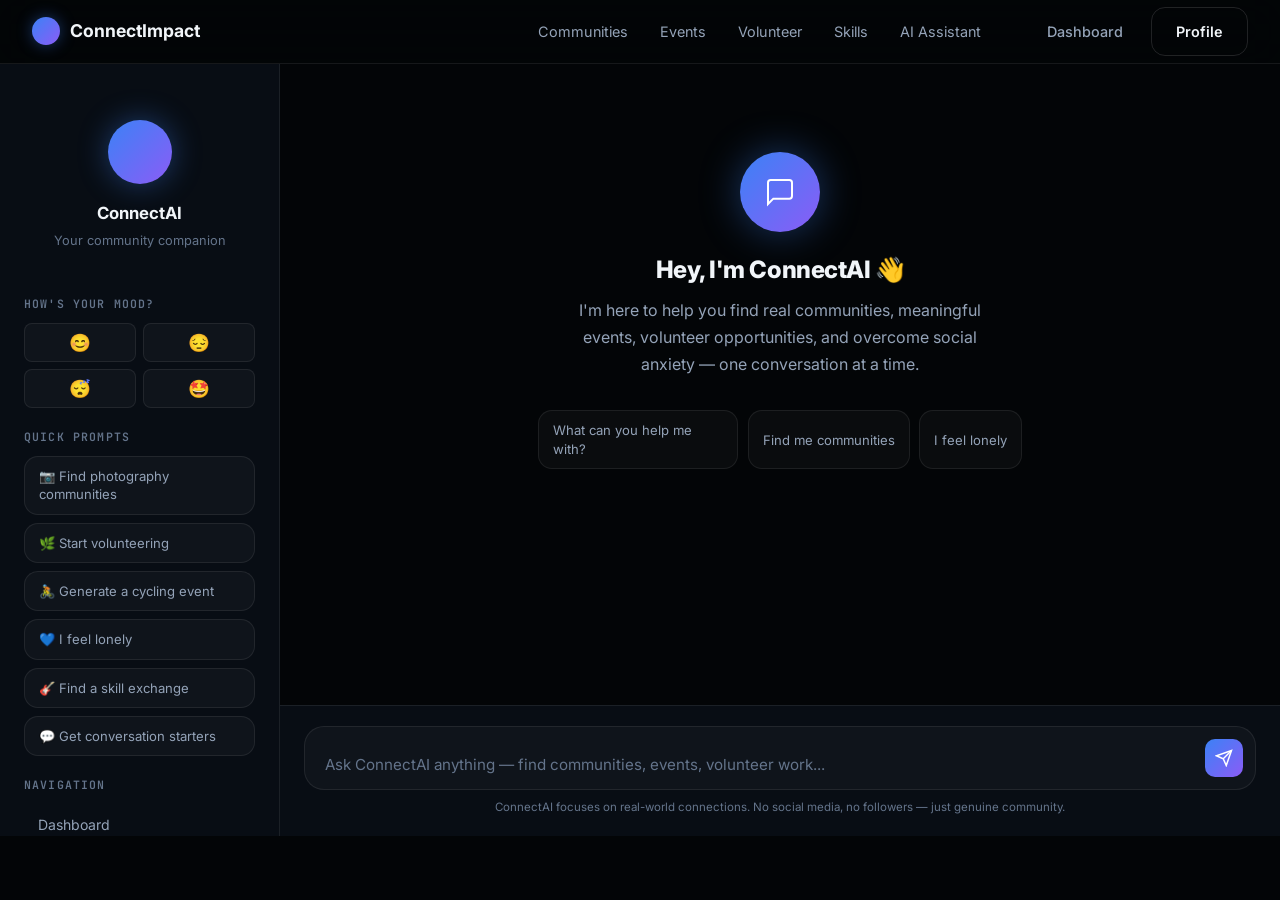
<file: pages/ai-assistant.html>
<!DOCTYPE html>
<html lang="en">
<head>
  <meta charset="UTF-8"/>
  <meta name="viewport" content="width=device-width, initial-scale=1.0"/>
  <title>AI Assistant — ConnectImpact</title>
  <link rel="stylesheet" href="../css/main.css"/>
  <link rel="stylesheet" href="../css/animations.css"/>
  <link href="https://fonts.googleapis.com/css2?family=Inter:wght@300;400;500;600;700;800;900&family=JetBrains+Mono:wght@400;500&display=swap" rel="stylesheet"/>
  <style>
    .ai-page { display: flex; height: calc(100vh - 64px); padding-top: 64px; }
    .ai-sidebar { width: 280px; flex-shrink: 0; background: var(--bg-2); border-right: 1px solid var(--border); display: flex; flex-direction: column; padding: 1.5rem; overflow-y: auto; }
    .ai-main { flex: 1; display: flex; flex-direction: column; overflow: hidden; }
    .chat-area { flex: 1; overflow-y: auto; padding: 1.5rem; display: flex; flex-direction: column; gap: 0; }
    .chat-input-bar { padding: 1.25rem 1.5rem; border-top: 1px solid var(--border); background: var(--bg-2); }
    .chat-input-wrap { display: flex; gap: 0.75rem; align-items: flex-end; background: var(--surface); border: 1px solid var(--border); border-radius: var(--radius-lg); padding: 0.75rem 0.75rem 0.75rem 1.25rem; transition: var(--transition); }
    .chat-input-wrap:focus-within { border-color: var(--blue); box-shadow: 0 0 0 3px rgba(59,130,246,0.1); }
    #user-input { flex: 1; background: none; border: none; outline: none; color: var(--text); font-family: var(--font); font-size: 0.95rem; resize: none; max-height: 140px; line-height: 1.5; }
    #user-input::placeholder { color: var(--text-3); }
    #send-btn { width: 38px; height: 38px; background: linear-gradient(135deg, var(--blue), var(--purple)); border: none; border-radius: 10px; cursor: pointer; display: flex; align-items: center; justify-content: center; color: #fff; flex-shrink: 0; transition: var(--transition); }
    #send-btn:hover:not(:disabled) { transform: scale(1.05); box-shadow: 0 4px 16px var(--blue-glow); }
    #send-btn:disabled { opacity: 0.6; cursor: not-allowed; }

    .chat-bubble-wrap { display: flex; gap: 10px; margin-bottom: 1.25rem; }
    .user-wrap { flex-direction: row-reverse; }
    .chat-bubble { padding: 13px 17px; border-radius: var(--radius-lg); font-size: 0.92rem; line-height: 1.65; max-width: 75%; }
    .ai-bubble { background: var(--bg-3); border: 1px solid var(--border); color: var(--text); border-bottom-left-radius: 4px; }
    .user-bubble { background: linear-gradient(135deg, var(--blue), var(--purple)); color: #fff; border-bottom-right-radius: 4px; }
    .chat-ai-avatar { width: 34px; height: 34px; flex-shrink: 0; }
    .orb-mini-sm { width: 34px; height: 34px; background: linear-gradient(135deg, var(--blue), var(--purple)); border-radius: 50%; box-shadow: 0 0 16px var(--blue-glow); animation: orb-float 2s ease-in-out infinite; }
    .msg-label { font-weight: 700; color: var(--blue-light); font-family: var(--mono); font-size: 0.82em; display: block; margin-top: 6px; }
    #typing-indicator { display: none; align-items: center; gap: 10px; margin-bottom: 1.25rem; }
    .typing-dots { display: flex; gap: 4px; padding: 12px 16px; background: var(--bg-3); border: 1px solid var(--border); border-radius: var(--radius-lg); border-bottom-left-radius: 4px; }
    .typing-dots span { width: 6px; height: 6px; background: var(--text-3); border-radius: 50%; animation: typing-bounce 1.2s ease-in-out infinite; }
    .typing-dots span:nth-child(2){animation-delay:0.2s}
    .typing-dots span:nth-child(3){animation-delay:0.4s}

    .quick-btns { display: flex; flex-direction: column; gap: 0.5rem; }
    .quick-btn { padding: 10px 14px; background: var(--surface); border: 1px solid var(--border); border-radius: var(--radius); font-size: 0.82rem; color: var(--text-2); cursor: pointer; text-align: left; transition: var(--transition); font-family: var(--font); line-height: 1.4; }
    .quick-btn:hover { background: rgba(59,130,246,0.1); border-color: rgba(59,130,246,0.4); color: var(--blue-light); }
    .ai-sidebar-orb { text-align: center; padding: 2rem 1rem 1.5rem; }
    .ai-sidebar-orb .orb-mini { width: 64px; height: 64px; margin: 0 auto; }
    .ai-sidebar-title { font-size: 1.05rem; font-weight: 700; margin-top: 1rem; }
    .ai-sidebar-sub { font-size: 0.8rem; color: var(--text-3); margin-top: 4px; }
    .sidebar-section-label { font-size: 0.72rem; font-weight: 600; letter-spacing: 0.1em; text-transform: uppercase; color: var(--text-3); margin: 1.25rem 0 0.6rem; font-family: var(--mono); }
    .mood-btns { display: grid; grid-template-columns: 1fr 1fr; gap: 0.4rem; }
    .mood-btn { padding: 8px; background: var(--surface); border: 1px solid var(--border); border-radius: var(--radius-sm); font-size: 1.1rem; cursor: pointer; text-align: center; transition: var(--transition); font-family: var(--font); }
    .mood-btn:hover { background: var(--surface-2); transform: scale(1.05); }
    .chat-welcome { text-align: center; padding: 4rem 2rem; }
    .welcome-orb { width: 80px; height: 80px; background: linear-gradient(135deg, var(--blue), var(--purple)); border-radius: 50%; margin: 0 auto 1.5rem; display: flex; align-items: center; justify-content: center; box-shadow: 0 0 40px var(--blue-glow); animation: orb-float 3s ease-in-out infinite; }
    @keyframes orb-float { 0%,100%{transform:translateY(0)}50%{transform:translateY(-8px)}}
    @keyframes typing-bounce { 0%,60%,100%{transform:translateY(0)}30%{transform:translateY(-6px)}}
    @media(max-width:768px){.ai-sidebar{display:none}.chat-bubble{max-width:90%}}
  </style>
</head>
<body>
  <nav class="navbar" id="navbar">
    <div class="nav-inner">
      <a href="../index.html" class="nav-logo"><div class="logo-orb"></div><span>ConnectImpact</span></a>
      <ul class="nav-links">
        <li><a href="communities.html">Communities</a></li>
        <li><a href="events.html">Events</a></li>
        <li><a href="volunteer.html">Volunteer</a></li>
        <li><a href="skills.html">Skills</a></li>
        <li><a href="ai-assistant.html">AI Assistant</a></li>
      </ul>
      <div class="nav-actions">
        <a href="dashboard.html" class="btn-ghost">Dashboard</a>
        <a href="profile.html" class="btn-outline">Profile</a>
      </div>
    </div>
  </nav>

  <div class="ai-page">
    <!-- Sidebar -->
    <aside class="ai-sidebar">
      <div class="ai-sidebar-orb">
        <div class="orb-mini" style="background:linear-gradient(135deg,var(--blue),var(--purple));border-radius:50%;box-shadow:0 0 30px var(--blue-glow);animation:orb-float 2s ease-in-out infinite;"></div>
        <div class="ai-sidebar-title">ConnectAI</div>
        <div class="ai-sidebar-sub">Your community companion</div>
      </div>

      <div class="sidebar-section-label">How's your mood?</div>
      <div class="mood-btns">
        <button class="mood-btn" onclick="sendMood('😊 Happy')">😊</button>
        <button class="mood-btn" onclick="sendMood('😔 Low')">😔</button>
        <button class="mood-btn" onclick="sendMood('😴 Tired')">😴</button>
        <button class="mood-btn" onclick="sendMood('🤩 Excited')">🤩</button>
      </div>

      <div class="sidebar-section-label">Quick Prompts</div>
      <div class="quick-btns">
        <button class="quick-btn" onclick="sendQuickPrompt('Find me a photography community near me')">📷 Find photography communities</button>
        <button class="quick-btn" onclick="sendQuickPrompt('I want to start volunteering for the environment — what should I do?')">🌿 Start volunteering</button>
        <button class="quick-btn" onclick="sendQuickPrompt('Create a Saturday morning cycling meetup event for beginners')">🚴 Generate a cycling event</button>
        <button class="quick-btn" onclick="sendQuickPrompt('I feel lonely and don\\'t know how to meet people')">💙 I feel lonely</button>
        <button class="quick-btn" onclick="sendQuickPrompt('I want to exchange my coding skills for guitar lessons')">🎸 Find a skill exchange</button>
        <button class="quick-btn" onclick="sendQuickPrompt('Give me conversation starters for a hiking meetup')">💬 Get conversation starters</button>
      </div>

      <div class="sidebar-section-label">Navigation</div>
      <nav style="display:flex;flex-direction:column;gap:2px;">
        <a href="dashboard.html" class="sidebar-item">Dashboard</a>
        <a href="communities.html" class="sidebar-item">Communities</a>
        <a href="events.html" class="sidebar-item">Events</a>
        <a href="volunteer.html" class="sidebar-item">Volunteer</a>
      </nav>
    </aside>

    <!-- Chat Main -->
    <div class="ai-main">
      <div class="chat-area" id="chat-messages">
        <!-- Welcome screen -->
        <div class="chat-welcome" id="welcome-screen">
          <div class="welcome-orb">
            <svg width="32" height="32" viewBox="0 0 24 24" fill="none" stroke="white" stroke-width="1.5"><path d="M21 15a2 2 0 0 1-2 2H7l-4 4V5a2 2 0 0 1 2-2h14a2 2 0 0 1 2 2z"/></svg>
          </div>
          <h2 style="font-size:1.5rem;font-weight:800;letter-spacing:-0.02em;margin-bottom:0.75rem;">Hey, I'm ConnectAI 👋</h2>
          <p style="color:var(--text-2);max-width:420px;margin:0 auto 2rem;line-height:1.7;">I'm here to help you find real communities, meaningful events, volunteer opportunities, and overcome social anxiety — one conversation at a time.</p>
          <div style="display:flex;flex-wrap:wrap;gap:0.6rem;justify-content:center;">
            <button class="quick-btn" style="max-width:200px;" onclick="sendQuickPrompt('What can you help me with?')">What can you help me with?</button>
            <button class="quick-btn" style="max-width:200px;" onclick="sendQuickPrompt('Find communities based on my interests')">Find me communities</button>
            <button class="quick-btn" style="max-width:200px;" onclick="sendQuickPrompt('I\\'m feeling lonely and want to connect with people')">I feel lonely</button>
          </div>
        </div>

        <!-- Typing indicator -->
        <div id="typing-indicator">
          <div style="width:34px;height:34px;flex-shrink:0;"><div class="orb-mini-sm"></div></div>
          <div class="typing-dots"><span></span><span></span><span></span></div>
        </div>
      </div>

      <!-- Input bar -->
      <div class="chat-input-bar">
        <div class="chat-input-wrap">
          <textarea id="user-input" placeholder="Ask ConnectAI anything — find communities, events, volunteer work..." rows="1" maxlength="1000"></textarea>
          <button id="send-btn" onclick="handleSend()" title="Send message">
            <svg width="18" height="18" viewBox="0 0 24 24" fill="none" stroke="currentColor" stroke-width="2"><line x1="22" y1="2" x2="11" y2="13"/><polygon points="22 2 15 22 11 13 2 9 22 2"/></svg>
          </button>
        </div>
        <p style="font-size:0.72rem;color:var(--text-3);margin-top:8px;text-align:center;">ConnectAI focuses on real-world connections. No social media, no followers — just genuine community.</p>
      </div>
    </div>
  </div>

  <script>
    window.addEventListener('scroll',()=>{document.getElementById('navbar').classList.toggle('scrolled',window.scrollY>20)});

    // Auto-resize textarea
    const ta = document.getElementById('user-input');
    ta.addEventListener('input', function(){ this.style.height='auto'; this.style.height=Math.min(this.scrollHeight,140)+'px'; });
    ta.addEventListener('keydown', function(e){ if(e.key==='Enter'&&!e.shiftKey){e.preventDefault();handleSend();} });

    function sendMood(mood){
      const prompts={
        '😊 Happy':'I\'m feeling happy today! What fun social activities or events can I join?',
        '😔 Low':'I\'m feeling low and could use some encouragement and ideas to connect with people.',
        '😴 Tired':'I\'m tired but still want to do something meaningful. What low-energy community activities do you suggest?',
        '🤩 Excited':'I\'m feeling excited and energetic! What big community events or volunteering can I dive into?'
      };
      sendQuickPrompt(prompts[mood]||mood);
    }
  </script>
  <script src="../js/ai-assistant.js"></script>
</body>
</html>
</file>
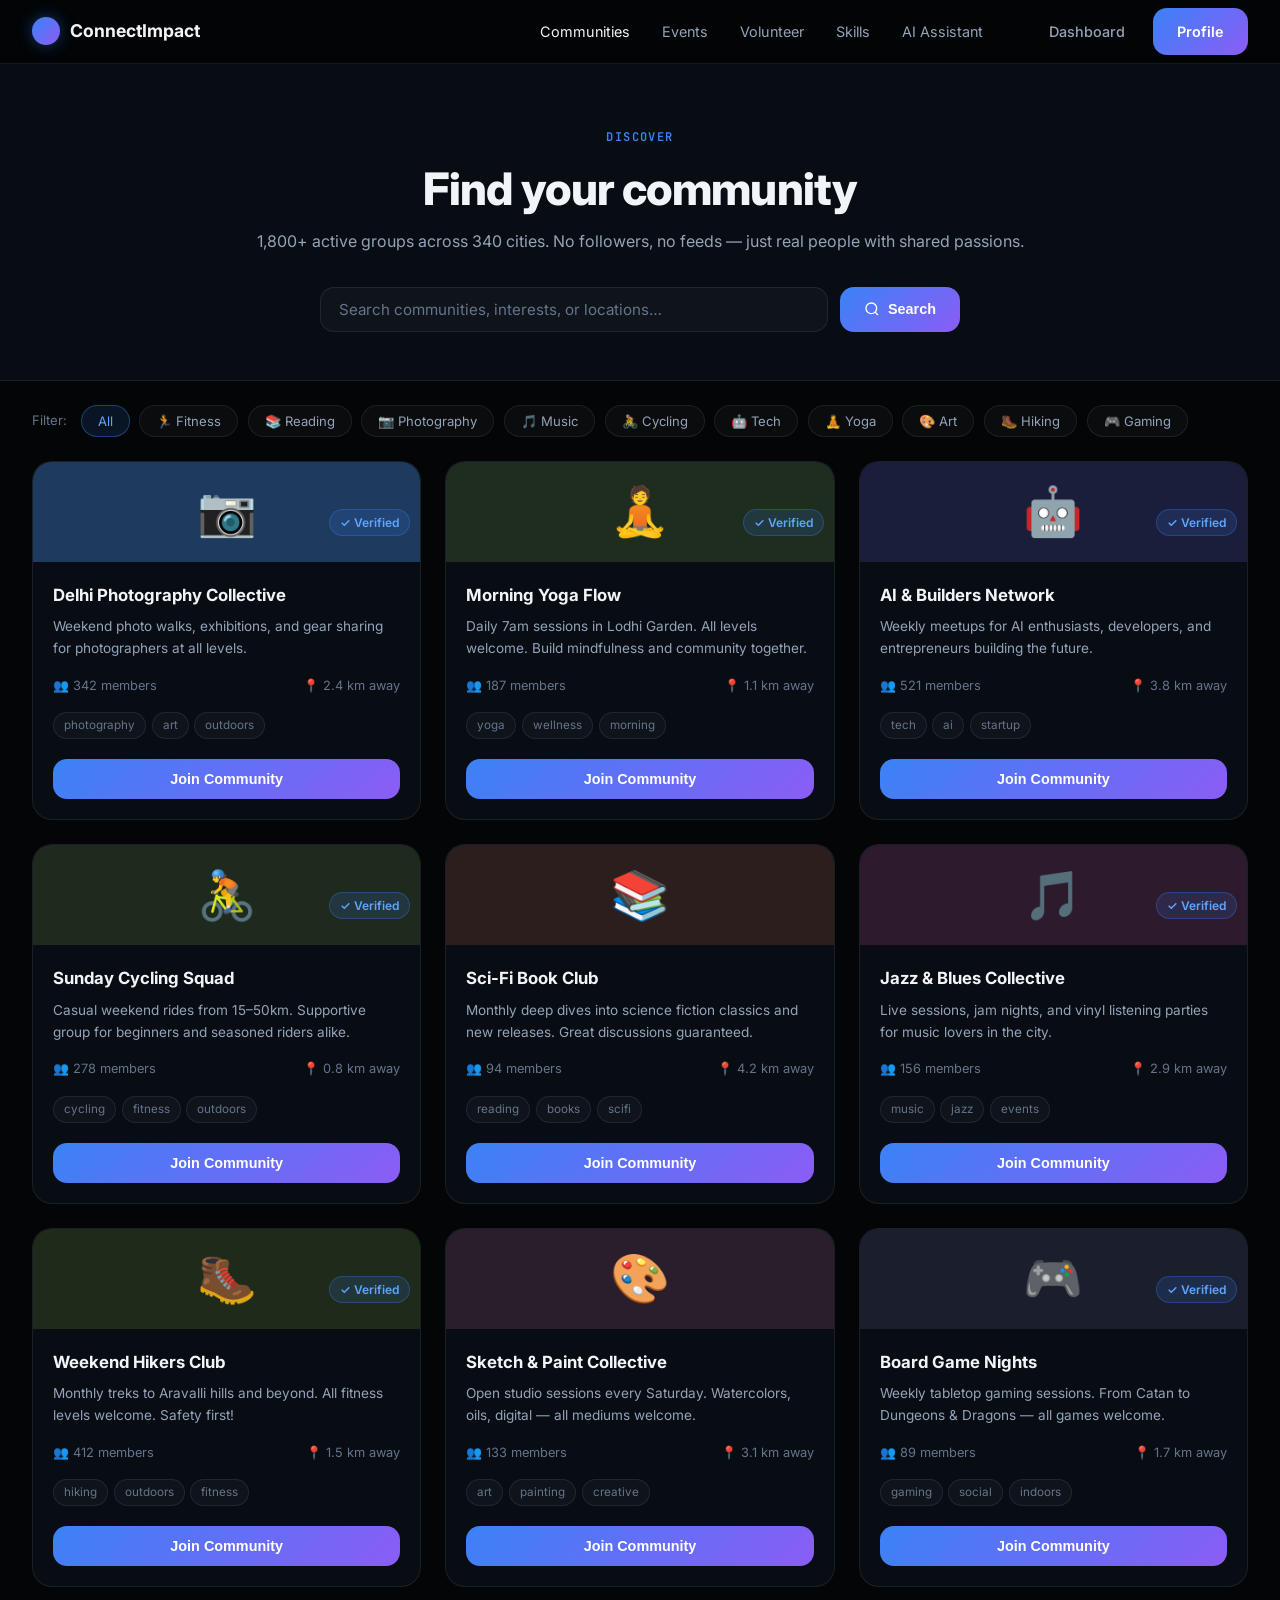
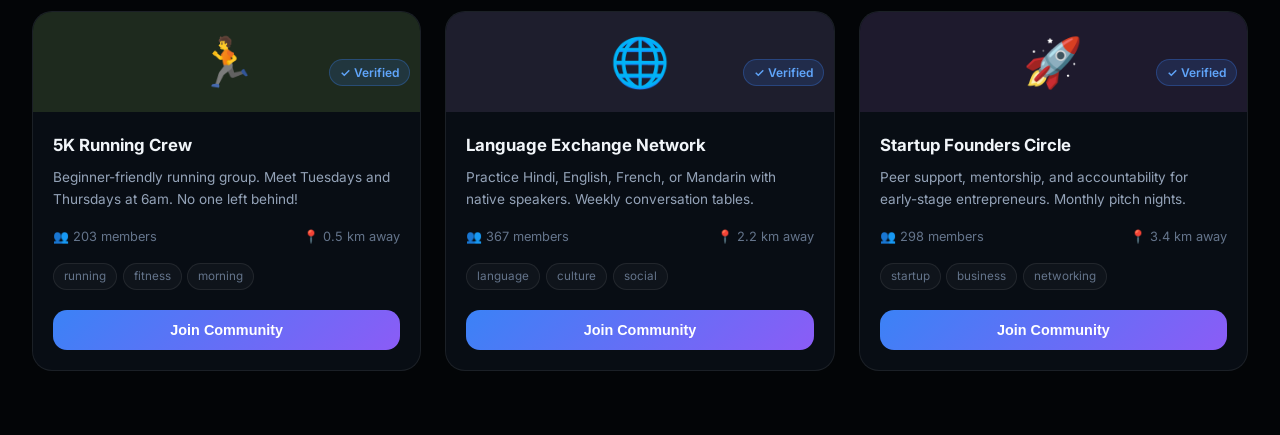
<file: pages/communities.html>
<!DOCTYPE html>
<html lang="en">
<head>
  <meta charset="UTF-8"/>
  <meta name="viewport" content="width=device-width, initial-scale=1.0"/>
  <title>Communities — ConnectImpact</title>
  <link rel="stylesheet" href="../css/main.css"/>
  <link rel="stylesheet" href="../css/animations.css"/>
  <link href="https://fonts.googleapis.com/css2?family=Inter:wght@300;400;500;600;700;800;900&family=JetBrains+Mono:wght@400;500&display=swap" rel="stylesheet"/>
  <style>
    .page-hero { padding: 4rem 2rem 3rem; background: var(--bg-2); border-bottom: 1px solid var(--border); text-align: center; }
    .search-bar { display: flex; gap: 0.75rem; max-width: 640px; margin: 2rem auto 0; }
    .search-bar input { flex: 1; background: var(--surface); border: 1px solid var(--border); border-radius: var(--radius); padding: 12px 18px; font-size: 0.95rem; color: var(--text); outline: none; font-family: var(--font); transition: var(--transition); }
    .search-bar input:focus { border-color: var(--blue); box-shadow: 0 0 0 3px rgba(59,130,246,0.1); }
    .search-bar input::placeholder { color: var(--text-3); }
    .filters-bar { display: flex; gap: 0.6rem; flex-wrap: wrap; padding: 1.5rem 2rem; max-width: 1280px; margin: 0 auto; }
    .filter-btn { padding: 7px 16px; background: var(--surface); border: 1px solid var(--border); border-radius: 100px; font-size: 0.82rem; color: var(--text-2); cursor: pointer; transition: var(--transition); font-family: var(--font); }
    .filter-btn:hover, .filter-btn.active { background: rgba(59,130,246,0.12); border-color: rgba(59,130,246,0.4); color: var(--blue-light); }
    .communities-grid { display: grid; grid-template-columns: repeat(auto-fill, minmax(300px, 1fr)); gap: 1.5rem; padding: 0 2rem 4rem; max-width: 1280px; margin: 0 auto; }
    .community-card { background: var(--bg-2); border: 1px solid var(--border); border-radius: var(--radius-lg); overflow: hidden; transition: var(--transition); cursor: pointer; }
    .community-card:hover { border-color: var(--border-2); transform: translateY(-4px); box-shadow: 0 16px 40px rgba(0,0,0,0.3); }
    .community-banner { height: 100px; display: flex; align-items: center; justify-content: center; font-size: 3rem; position: relative; }
    .community-verified { position: absolute; top: 10px; right: 10px; }
    .community-body { padding: 1.25rem; }
    .community-name { font-size: 1.05rem; font-weight: 700; margin-bottom: 0.5rem; }
    .community-desc { font-size: 0.85rem; color: var(--text-2); line-height: 1.6; margin-bottom: 1rem; }
    .community-meta { display: flex; align-items: center; justify-content: space-between; font-size: 0.8rem; color: var(--text-3); margin-bottom: 1rem; }
    .community-tags { display: flex; flex-wrap: wrap; gap: 0.35rem; margin-bottom: 1.25rem; }
    .tag { padding: 3px 10px; background: var(--surface); border: 1px solid var(--border); border-radius: 100px; font-size: 0.73rem; color: var(--text-3); }
    .member-avatars { display: flex; margin-left: auto; }
    .member-avatars .avatar { width: 24px; height: 24px; font-size: 0.65rem; border: 2px solid var(--bg-2); margin-left: -6px; }
    .member-avatars .avatar:first-child { margin-left: 0; }
    @media(max-width:640px){.communities-grid{grid-template-columns:1fr}.search-bar{flex-direction:column}}
  </style>
</head>
<body>
  <nav class="navbar" id="navbar">
    <div class="nav-inner">
      <a href="../index.html" class="nav-logo"><div class="logo-orb"></div><span>ConnectImpact</span></a>
      <ul class="nav-links">
        <li><a href="communities.html" style="color:var(--text);">Communities</a></li>
        <li><a href="events.html">Events</a></li>
        <li><a href="volunteer.html">Volunteer</a></li>
        <li><a href="skills.html">Skills</a></li>
        <li><a href="ai-assistant.html">AI Assistant</a></li>
      </ul>
      <div class="nav-actions">
        <a href="dashboard.html" class="btn-ghost">Dashboard</a>
        <a href="profile.html" class="btn-primary">Profile</a>
      </div>
    </div>
  </nav>

  <div style="padding-top:64px;">
    <div class="page-hero">
      <div class="section-label">Discover</div>
      <h1 style="font-size:clamp(1.8rem,4vw,2.8rem);font-weight:800;letter-spacing:-0.02em;">Find your community</h1>
      <p style="color:var(--text-2);margin-top:0.75rem;">1,800+ active groups across 340 cities. No followers, no feeds — just real people with shared passions.</p>
      <div class="search-bar">
        <input type="text" id="search-input" placeholder="Search communities, interests, or locations…" oninput="filterCommunities()" />
        <button class="btn-primary" onclick="filterCommunities()">
          <svg width="16" height="16" viewBox="0 0 24 24" fill="none" stroke="currentColor" stroke-width="2"><circle cx="11" cy="11" r="8"/><line x1="21" y1="21" x2="16.65" y2="16.65"/></svg>
          Search
        </button>
      </div>
    </div>

    <div class="filters-bar">
      <span style="font-size:0.82rem;color:var(--text-3);margin-right:4px;align-self:center;">Filter:</span>
      <button class="filter-btn active" onclick="setFilter('all',this)">All</button>
      <button class="filter-btn" onclick="setFilter('fitness',this)">🏃 Fitness</button>
      <button class="filter-btn" onclick="setFilter('reading',this)">📚 Reading</button>
      <button class="filter-btn" onclick="setFilter('photography',this)">📷 Photography</button>
      <button class="filter-btn" onclick="setFilter('music',this)">🎵 Music</button>
      <button class="filter-btn" onclick="setFilter('cycling',this)">🚴 Cycling</button>
      <button class="filter-btn" onclick="setFilter('tech',this)">🤖 Tech</button>
      <button class="filter-btn" onclick="setFilter('yoga',this)">🧘 Yoga</button>
      <button class="filter-btn" onclick="setFilter('art',this)">🎨 Art</button>
      <button class="filter-btn" onclick="setFilter('hiking',this)">🥾 Hiking</button>
      <button class="filter-btn" onclick="setFilter('gaming',this)">🎮 Gaming</button>
    </div>

    <div class="communities-grid" id="communities-grid"></div>
  </div>

  <script>
    window.addEventListener('scroll',()=>{document.getElementById('navbar').classList.toggle('scrolled',window.scrollY>20)});

    const communities = [
      { id:1, emoji:'📷', color:'#1e3a5f', name:'Delhi Photography Collective', desc:'Weekend photo walks, exhibitions, and gear sharing for photographers at all levels.', members:342, distance:'2.4 km', tags:['photography','art','outdoors'], category:'photography', verified:true },
      { id:2, emoji:'🧘', color:'#1e2d1e', name:'Morning Yoga Flow', desc:'Daily 7am sessions in Lodhi Garden. All levels welcome. Build mindfulness and community together.', members:187, distance:'1.1 km', tags:['yoga','wellness','morning'], category:'yoga', verified:true },
      { id:3, emoji:'🤖', color:'#1a1e3a', name:'AI & Builders Network', desc:'Weekly meetups for AI enthusiasts, developers, and entrepreneurs building the future.', members:521, distance:'3.8 km', tags:['tech','ai','startup'], category:'tech', verified:true },
      { id:4, emoji:'🚴', color:'#1e2a1e', name:'Sunday Cycling Squad', desc:'Casual weekend rides from 15–50km. Supportive group for beginners and seasoned riders alike.', members:278, distance:'0.8 km', tags:['cycling','fitness','outdoors'], category:'cycling', verified:true },
      { id:5, emoji:'📚', color:'#2d1e1e', name:'Sci-Fi Book Club', desc:'Monthly deep dives into science fiction classics and new releases. Great discussions guaranteed.', members:94, distance:'4.2 km', tags:['reading','books','scifi'], category:'reading', verified:false },
      { id:6, emoji:'🎵', color:'#2d1a2d', name:'Jazz & Blues Collective', desc:'Live sessions, jam nights, and vinyl listening parties for music lovers in the city.', members:156, distance:'2.9 km', tags:['music','jazz','events'], category:'music', verified:true },
      { id:7, emoji:'🥾', color:'#1e2a1a', name:'Weekend Hikers Club', desc:'Monthly treks to Aravalli hills and beyond. All fitness levels welcome. Safety first!', members:412, distance:'1.5 km', tags:['hiking','outdoors','fitness'], category:'hiking', verified:true },
      { id:8, emoji:'🎨', color:'#2a1e2d', name:'Sketch & Paint Collective', desc:'Open studio sessions every Saturday. Watercolors, oils, digital — all mediums welcome.', members:133, distance:'3.1 km', tags:['art','painting','creative'], category:'art', verified:false },
      { id:9, emoji:'🎮', color:'#1a1e2d', name:'Board Game Nights', desc:'Weekly tabletop gaming sessions. From Catan to Dungeons & Dragons — all games welcome.', members:89, distance:'1.7 km', tags:['gaming','social','indoors'], category:'gaming', verified:true },
      { id:10, emoji:'🏃', color:'#1e2a1e', name:'5K Running Crew', desc:'Beginner-friendly running group. Meet Tuesdays and Thursdays at 6am. No one left behind!', members:203, distance:'0.5 km', tags:['running','fitness','morning'], category:'fitness', verified:true },
      { id:11, emoji:'🌐', color:'#1e1e2d', name:'Language Exchange Network', desc:'Practice Hindi, English, French, or Mandarin with native speakers. Weekly conversation tables.', members:367, distance:'2.2 km', tags:['language','culture','social'], category:'language', verified:true },
      { id:12, emoji:'🚀', color:'#1e1a2d', name:'Startup Founders Circle', desc:'Peer support, mentorship, and accountability for early-stage entrepreneurs. Monthly pitch nights.', members:298, distance:'3.4 km', tags:['startup','business','networking'], category:'tech', verified:true },
    ];

    let activeFilter = 'all';
    let searchTerm = '';

    function renderCommunities() {
      const grid = document.getElementById('communities-grid');
      const filtered = communities.filter(c => {
        const matchFilter = activeFilter === 'all' || c.category === activeFilter;
        const matchSearch = !searchTerm || c.name.toLowerCase().includes(searchTerm) || c.desc.toLowerCase().includes(searchTerm) || c.tags.some(t => t.includes(searchTerm));
        return matchFilter && matchSearch;
      });

      grid.innerHTML = filtered.length ? filtered.map((c,i) => `
        <div class="community-card reveal" style="animation-delay:${i*50}ms" onclick="joinCommunity('${c.name}')">
          <div class="community-banner" style="background:${c.color};">
            <span>${c.emoji}</span>
            ${c.verified ? '<span class="community-verified"><span class="badge badge-blue">✓ Verified</span></span>' : ''}
          </div>
          <div class="community-body">
            <div class="community-name">${c.name}</div>
            <div class="community-desc">${c.desc}</div>
            <div class="community-meta">
              <span>👥 ${c.members.toLocaleString()} members</span>
              <span>📍 ${c.distance} away</span>
            </div>
            <div class="community-tags">${c.tags.map(t=>`<span class="tag">${t}</span>`).join('')}</div>
            <button class="btn-primary w-full" style="justify-content:center;">Join Community</button>
          </div>
        </div>
      `).join('') : `<div style="grid-column:1/-1;text-align:center;padding:4rem;color:var(--text-3);">
        <div style="font-size:3rem;margin-bottom:1rem;">🔍</div>
        <p>No communities found. Try a different search or <a href="ai-assistant.html" style="color:var(--blue-light);">ask the AI</a> to suggest one!</p>
      </div>`;

      // Re-attach reveal
      const rv = new IntersectionObserver(e=>e.forEach(en=>{if(en.isIntersecting)en.target.classList.add('visible');}),{threshold:0.05});
      grid.querySelectorAll('.reveal').forEach(el=>rv.observe(el));
    }

    function setFilter(f, btn) {
      activeFilter = f;
      document.querySelectorAll('.filter-btn').forEach(b=>b.classList.remove('active'));
      btn.classList.add('active');
      renderCommunities();
    }

    function filterCommunities() {
      searchTerm = document.getElementById('search-input').value.toLowerCase();
      renderCommunities();
    }

    function joinCommunity(name) {
      const toast = document.createElement('div');
      toast.className='toast success';
      toast.innerHTML='<svg width="18" height="18" viewBox="0 0 24 24" fill="none" stroke="#10B981" stroke-width="2"><polyline points="20 6 9 17 4 12"/></svg><span>Joined <strong>'+name+'</strong>! 🎉</span>';
      let c=document.querySelector('.toast-container');
      if(!c){c=document.createElement('div');c.className='toast-container';document.body.appendChild(c);}
      c.appendChild(toast);
      setTimeout(()=>{toast.style.opacity='0';toast.style.transform='translateX(100%)';toast.style.transition='0.3s';setTimeout(()=>toast.remove(),300);},3000);
    }

    renderCommunities();
  </script>
</body>
</html>
</file>
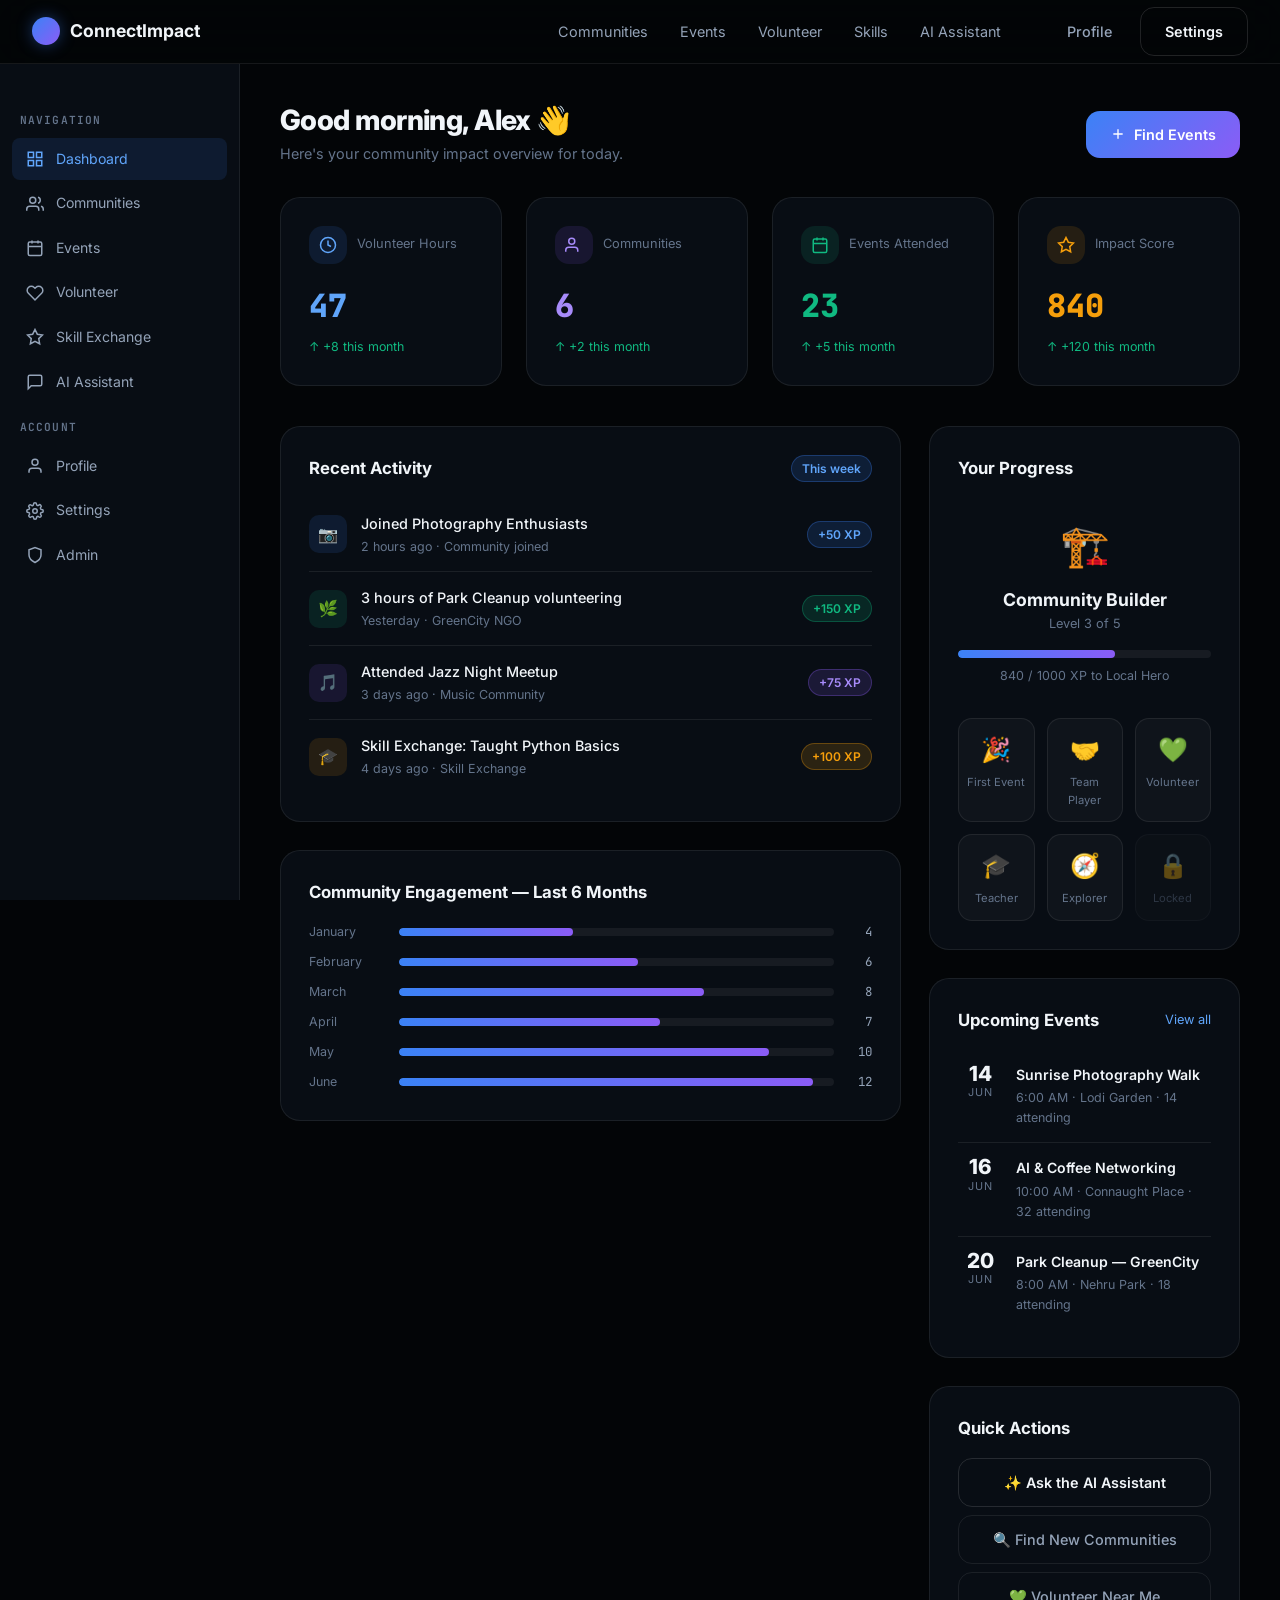
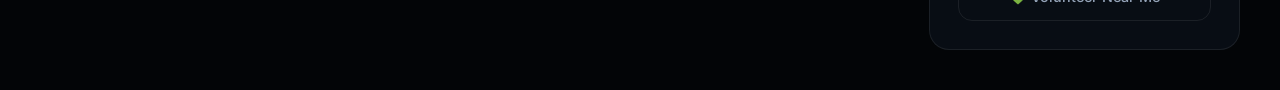
<file: pages/dashboard.html>
<!DOCTYPE html>
<html lang="en">
<head>
  <meta charset="UTF-8"/>
  <meta name="viewport" content="width=device-width, initial-scale=1.0"/>
  <title>Dashboard — ConnectImpact</title>
  <link rel="stylesheet" href="../css/main.css"/>
  <link rel="stylesheet" href="../css/animations.css"/>
  <link href="https://fonts.googleapis.com/css2?family=Inter:wght@300;400;500;600;700;800;900&family=JetBrains+Mono:wght@400;500&display=swap" rel="stylesheet"/>
  <style>
    .impact-ring { width: 120px; height: 120px; }
    .metric-grid { display: grid; grid-template-columns: repeat(4, 1fr); gap: 1.5rem; margin-bottom: 2.5rem; }
    .metric-card { padding: 1.75rem; background: var(--bg-2); border: 1px solid var(--border); border-radius: var(--radius-lg); }
    .metric-value { font-size: 2rem; font-weight: 800; font-family: var(--mono); }
    .metric-label { font-size: 0.8rem; color: var(--text-3); text-transform: uppercase; letter-spacing: 0.08em; margin-top: 4px; }
    .metric-delta { font-size: 0.78rem; color: var(--green); margin-top: 6px; }
    .content-grid { display: grid; grid-template-columns: 2fr 1fr; gap: 1.75rem; }
    .activity-item { display: flex; align-items: center; gap: 14px; padding: 14px 0; border-bottom: 1px solid var(--border); }
    .activity-item:last-child { border: none; }
    .activity-icon { width: 38px; height: 38px; border-radius: 10px; display: flex; align-items: center; justify-content: center; flex-shrink: 0; font-size: 1rem; }
    .activity-info { flex: 1; }
    .activity-title { font-size: 0.9rem; font-weight: 500; }
    .activity-time { font-size: 0.78rem; color: var(--text-3); margin-top: 2px; }
    .upcoming-event { display: flex; gap: 14px; padding: 14px 0; border-bottom: 1px solid var(--border); }
    .upcoming-event:last-child { border: none; }
    .event-date-box { width: 44px; text-align: center; flex-shrink: 0; }
    .event-day { font-size: 1.3rem; font-weight: 800; line-height: 1; }
    .event-month { font-size: 0.68rem; color: var(--text-3); text-transform: uppercase; letter-spacing: 0.1em; }
    .event-title { font-size: 0.88rem; font-weight: 600; }
    .event-meta { font-size: 0.78rem; color: var(--text-3); margin-top: 2px; }
    .xp-bar { height: 8px; background: var(--surface-2); border-radius: 4px; margin: 8px 0; overflow: hidden; }
    .xp-fill { height: 100%; background: linear-gradient(90deg, var(--blue), var(--purple)); border-radius: 4px; width: 62%; transition: width 1s ease; }
    .badge-grid { display: grid; grid-template-columns: repeat(3, 1fr); gap: 0.75rem; margin-top: 1rem; }
    .badge-item { text-align: center; padding: 12px 8px; background: var(--surface); border: 1px solid var(--border); border-radius: var(--radius); font-size: 1.5rem; cursor: default; transition: var(--transition); }
    .badge-item:hover { border-color: var(--border-2); background: var(--surface-2); }
    .badge-item .badge-name { font-size: 0.7rem; color: var(--text-3); margin-top: 4px; }
    .chart-bar-wrap { display: flex; flex-direction: column; gap: 10px; }
    .chart-bar-row { display: flex; align-items: center; gap: 10px; }
    .chart-bar-label { font-size: 0.78rem; color: var(--text-3); width: 80px; flex-shrink: 0; }
    .chart-bar-track { flex: 1; height: 8px; background: var(--surface-2); border-radius: 4px; overflow: hidden; }
    .chart-bar-fill { height: 100%; border-radius: 4px; background: linear-gradient(90deg, var(--blue), var(--purple)); }
    .chart-bar-val { font-size: 0.78rem; color: var(--text-2); font-family: var(--mono); width: 28px; text-align: right; flex-shrink: 0; }
    @media(max-width:1024px){.metric-grid{grid-template-columns:repeat(2,1fr)}.content-grid{grid-template-columns:1fr}}
    @media(max-width:600px){.metric-grid{grid-template-columns:1fr}.badge-grid{grid-template-columns:repeat(4,1fr)}}
  </style>
</head>
<body>
  <nav class="navbar" id="navbar">
    <div class="nav-inner">
      <a href="../index.html" class="nav-logo"><div class="logo-orb"></div><span>ConnectImpact</span></a>
      <ul class="nav-links">
        <li><a href="communities.html">Communities</a></li>
        <li><a href="events.html">Events</a></li>
        <li><a href="volunteer.html">Volunteer</a></li>
        <li><a href="skills.html">Skills</a></li>
        <li><a href="ai-assistant.html">AI Assistant</a></li>
      </ul>
      <div class="nav-actions">
        <a href="profile.html" class="btn-ghost">Profile</a>
        <a href="settings.html" class="btn-outline">Settings</a>
      </div>
    </div>
  </nav>

  <div class="page-layout">
    <!-- SIDEBAR -->
    <aside class="sidebar">
      <div class="sidebar-label">Navigation</div>
      <nav class="sidebar-nav">
        <a href="dashboard.html" class="sidebar-item active">
          <svg width="18" height="18" viewBox="0 0 24 24" fill="none" stroke="currentColor" stroke-width="2"><rect x="3" y="3" width="7" height="7"/><rect x="14" y="3" width="7" height="7"/><rect x="14" y="14" width="7" height="7"/><rect x="3" y="14" width="7" height="7"/></svg>
          Dashboard
        </a>
        <a href="communities.html" class="sidebar-item">
          <svg width="18" height="18" viewBox="0 0 24 24" fill="none" stroke="currentColor" stroke-width="2"><path d="M17 21v-2a4 4 0 0 0-4-4H5a4 4 0 0 0-4 4v2"/><circle cx="9" cy="7" r="4"/><path d="M23 21v-2a4 4 0 0 0-3-3.87M16 3.13a4 4 0 0 1 0 7.75"/></svg>
          Communities
        </a>
        <a href="events.html" class="sidebar-item">
          <svg width="18" height="18" viewBox="0 0 24 24" fill="none" stroke="currentColor" stroke-width="2"><rect x="3" y="4" width="18" height="18" rx="2" ry="2"/><line x1="16" y1="2" x2="16" y2="6"/><line x1="8" y1="2" x2="8" y2="6"/><line x1="3" y1="10" x2="21" y2="10"/></svg>
          Events
        </a>
        <a href="volunteer.html" class="sidebar-item">
          <svg width="18" height="18" viewBox="0 0 24 24" fill="none" stroke="currentColor" stroke-width="2"><path d="M20.84 4.61a5.5 5.5 0 0 0-7.78 0L12 5.67l-1.06-1.06a5.5 5.5 0 0 0-7.78 7.78l1.06 1.06L12 21.23l7.78-7.78 1.06-1.06a5.5 5.5 0 0 0 0-7.78z"/></svg>
          Volunteer
        </a>
        <a href="skills.html" class="sidebar-item">
          <svg width="18" height="18" viewBox="0 0 24 24" fill="none" stroke="currentColor" stroke-width="2"><polygon points="12 2 15.09 8.26 22 9.27 17 14.14 18.18 21.02 12 17.77 5.82 21.02 7 14.14 2 9.27 8.91 8.26 12 2"/></svg>
          Skill Exchange
        </a>
        <a href="ai-assistant.html" class="sidebar-item">
          <svg width="18" height="18" viewBox="0 0 24 24" fill="none" stroke="currentColor" stroke-width="2"><path d="M21 15a2 2 0 0 1-2 2H7l-4 4V5a2 2 0 0 1 2-2h14a2 2 0 0 1 2 2z"/></svg>
          AI Assistant
        </a>
      </nav>
      <div class="sidebar-label">Account</div>
      <nav class="sidebar-nav">
        <a href="profile.html" class="sidebar-item">
          <svg width="18" height="18" viewBox="0 0 24 24" fill="none" stroke="currentColor" stroke-width="2"><path d="M20 21v-2a4 4 0 0 0-4-4H8a4 4 0 0 0-4 4v2"/><circle cx="12" cy="7" r="4"/></svg>
          Profile
        </a>
        <a href="settings.html" class="sidebar-item">
          <svg width="18" height="18" viewBox="0 0 24 24" fill="none" stroke="currentColor" stroke-width="2"><circle cx="12" cy="12" r="3"/><path d="M19.4 15a1.65 1.65 0 0 0 .33 1.82l.06.06a2 2 0 0 1-2.83 2.83l-.06-.06a1.65 1.65 0 0 0-1.82-.33 1.65 1.65 0 0 0-1 1.51V21a2 2 0 0 1-4 0v-.09A1.65 1.65 0 0 0 9 19.4a1.65 1.65 0 0 0-1.82.33l-.06.06a2 2 0 0 1-2.83-2.83l.06-.06A1.65 1.65 0 0 0 4.68 15a1.65 1.65 0 0 0-1.51-1H3a2 2 0 0 1 0-4h.09A1.65 1.65 0 0 0 4.6 9a1.65 1.65 0 0 0-.33-1.82l-.06-.06a2 2 0 0 1 2.83-2.83l.06.06A1.65 1.65 0 0 0 9 4.68a1.65 1.65 0 0 0 1-1.51V3a2 2 0 0 1 4 0v.09a1.65 1.65 0 0 0 1 1.51 1.65 1.65 0 0 0 1.82-.33l.06-.06a2 2 0 0 1 2.83 2.83l-.06.06A1.65 1.65 0 0 0 19.4 9a1.65 1.65 0 0 0 1.51 1H21a2 2 0 0 1 0 4h-.09a1.65 1.65 0 0 0-1.51 1z"/></svg>
          Settings
        </a>
        <a href="admin.html" class="sidebar-item">
          <svg width="18" height="18" viewBox="0 0 24 24" fill="none" stroke="currentColor" stroke-width="2"><path d="M12 22s8-4 8-10V5l-8-3-8 3v7c0 6 8 10 8 10z"/></svg>
          Admin
        </a>
      </nav>
    </aside>

    <!-- MAIN -->
    <main class="page-main page-fade-in">
      <!-- Header -->
      <div style="display:flex;align-items:center;justify-content:space-between;margin-bottom:2rem;">
        <div>
          <h1 style="font-size:1.75rem;font-weight:800;letter-spacing:-0.02em;">Good morning, Alex 👋</h1>
          <p style="color:var(--text-3);font-size:0.9rem;margin-top:4px;">Here's your community impact overview for today.</p>
        </div>
        <a href="events.html" class="btn-primary">
          <svg width="16" height="16" viewBox="0 0 24 24" fill="none" stroke="currentColor" stroke-width="2"><line x1="12" y1="5" x2="12" y2="19"/><line x1="5" y1="12" x2="19" y2="12"/></svg>
          Find Events
        </a>
      </div>

      <!-- Metrics -->
      <div class="metric-grid">
        <div class="metric-card reveal">
          <div style="display:flex;align-items:center;gap:10px;margin-bottom:1rem;">
            <div class="feature-icon icon-blue" style="width:38px;height:38px;margin:0;">
              <svg width="18" height="18" viewBox="0 0 24 24" fill="none" stroke="currentColor" stroke-width="2"><circle cx="12" cy="12" r="10"/><polyline points="12 6 12 12 16 14"/></svg>
            </div>
            <span style="font-size:0.8rem;color:var(--text-3);">Volunteer Hours</span>
          </div>
          <div class="metric-value" style="color:var(--blue-light);" data-target="47">0</div>
          <div class="metric-delta">↑ +8 this month</div>
        </div>
        <div class="metric-card reveal reveal-delay-1">
          <div style="display:flex;align-items:center;gap:10px;margin-bottom:1rem;">
            <div class="feature-icon icon-purple" style="width:38px;height:38px;margin:0;">
              <svg width="18" height="18" viewBox="0 0 24 24" fill="none" stroke="currentColor" stroke-width="2"><path d="M17 21v-2a4 4 0 0 0-4-4H5a4 4 0 0 0-4 4v2"/><circle cx="9" cy="7" r="4"/></svg>
            </div>
            <span style="font-size:0.8rem;color:var(--text-3);">Communities</span>
          </div>
          <div class="metric-value" style="color:var(--purple-light);" data-target="6">0</div>
          <div class="metric-delta">↑ +2 this month</div>
        </div>
        <div class="metric-card reveal reveal-delay-2">
          <div style="display:flex;align-items:center;gap:10px;margin-bottom:1rem;">
            <div class="feature-icon icon-green" style="width:38px;height:38px;margin:0;">
              <svg width="18" height="18" viewBox="0 0 24 24" fill="none" stroke="currentColor" stroke-width="2"><rect x="3" y="4" width="18" height="18" rx="2"/><line x1="16" y1="2" x2="16" y2="6"/><line x1="8" y1="2" x2="8" y2="6"/><line x1="3" y1="10" x2="21" y2="10"/></svg>
            </div>
            <span style="font-size:0.8rem;color:var(--text-3);">Events Attended</span>
          </div>
          <div class="metric-value" style="color:var(--green);" data-target="23">0</div>
          <div class="metric-delta">↑ +5 this month</div>
        </div>
        <div class="metric-card reveal reveal-delay-3">
          <div style="display:flex;align-items:center;gap:10px;margin-bottom:1rem;">
            <div class="feature-icon icon-orange" style="width:38px;height:38px;margin:0;">
              <svg width="18" height="18" viewBox="0 0 24 24" fill="none" stroke="currentColor" stroke-width="2"><polygon points="12 2 15.09 8.26 22 9.27 17 14.14 18.18 21.02 12 17.77 5.82 21.02 7 14.14 2 9.27 8.91 8.26 12 2"/></svg>
            </div>
            <span style="font-size:0.8rem;color:var(--text-3);">Impact Score</span>
          </div>
          <div class="metric-value" style="color:var(--orange);" data-target="840">0</div>
          <div class="metric-delta">↑ +120 this month</div>
        </div>
      </div>

      <!-- Main content grid -->
      <div class="content-grid">
        <!-- Left -->
        <div style="display:flex;flex-direction:column;gap:1.75rem;">
          <!-- Activity Feed -->
          <div class="card">
            <div class="card-header">
              <div class="card-title">Recent Activity</div>
              <span class="badge badge-blue">This week</span>
            </div>
            <div>
              <div class="activity-item">
                <div class="activity-icon" style="background:rgba(59,130,246,0.12);">📷</div>
                <div class="activity-info">
                  <div class="activity-title">Joined Photography Enthusiasts</div>
                  <div class="activity-time">2 hours ago · Community joined</div>
                </div>
                <span class="badge badge-blue">+50 XP</span>
              </div>
              <div class="activity-item">
                <div class="activity-icon" style="background:rgba(16,185,129,0.12);">🌿</div>
                <div class="activity-info">
                  <div class="activity-title">3 hours of Park Cleanup volunteering</div>
                  <div class="activity-time">Yesterday · GreenCity NGO</div>
                </div>
                <span class="badge badge-green">+150 XP</span>
              </div>
              <div class="activity-item">
                <div class="activity-icon" style="background:rgba(139,92,246,0.12);">🎵</div>
                <div class="activity-info">
                  <div class="activity-title">Attended Jazz Night Meetup</div>
                  <div class="activity-time">3 days ago · Music Community</div>
                </div>
                <span class="badge badge-purple">+75 XP</span>
              </div>
              <div class="activity-item">
                <div class="activity-icon" style="background:rgba(245,158,11,0.12);">🎓</div>
                <div class="activity-info">
                  <div class="activity-title">Skill Exchange: Taught Python Basics</div>
                  <div class="activity-time">4 days ago · Skill Exchange</div>
                </div>
                <span class="badge badge-orange">+100 XP</span>
              </div>
            </div>
          </div>

          <!-- Impact Chart -->
          <div class="card">
            <div class="card-header">
              <div class="card-title">Community Engagement — Last 6 Months</div>
            </div>
            <div class="chart-bar-wrap" id="impact-chart">
              <div class="chart-bar-row"><div class="chart-bar-label">January</div><div class="chart-bar-track"><div class="chart-bar-fill" style="width:40%"></div></div><div class="chart-bar-val">4</div></div>
              <div class="chart-bar-row"><div class="chart-bar-label">February</div><div class="chart-bar-track"><div class="chart-bar-fill" style="width:55%"></div></div><div class="chart-bar-val">6</div></div>
              <div class="chart-bar-row"><div class="chart-bar-label">March</div><div class="chart-bar-track"><div class="chart-bar-fill" style="width:70%"></div></div><div class="chart-bar-val">8</div></div>
              <div class="chart-bar-row"><div class="chart-bar-label">April</div><div class="chart-bar-track"><div class="chart-bar-fill" style="width:60%"></div></div><div class="chart-bar-val">7</div></div>
              <div class="chart-bar-row"><div class="chart-bar-label">May</div><div class="chart-bar-track"><div class="chart-bar-fill" style="width:85%"></div></div><div class="chart-bar-val">10</div></div>
              <div class="chart-bar-row"><div class="chart-bar-label">June</div><div class="chart-bar-track"><div class="chart-bar-fill" style="width:95%"></div></div><div class="chart-bar-val">12</div></div>
            </div>
          </div>
        </div>

        <!-- Right -->
        <div style="display:flex;flex-direction:column;gap:1.75rem;">
          <!-- Level & XP -->
          <div class="card">
            <div class="card-header"><div class="card-title">Your Progress</div></div>
            <div style="text-align:center;padding:1rem 0;">
              <div style="font-size:2.5rem;margin-bottom:0.5rem;">🏗️</div>
              <div style="font-weight:700;font-size:1.1rem;">Community Builder</div>
              <div style="font-size:0.8rem;color:var(--text-3);margin-bottom:1rem;">Level 3 of 5</div>
              <div class="xp-bar"><div class="xp-fill"></div></div>
              <div style="font-size:0.78rem;color:var(--text-3);margin-top:4px;">840 / 1000 XP to Local Hero</div>
            </div>
            <div class="badge-grid">
              <div class="badge-item" title="First Event">🎉<div class="badge-name">First Event</div></div>
              <div class="badge-item" title="Team Player">🤝<div class="badge-name">Team Player</div></div>
              <div class="badge-item" title="Volunteer">💚<div class="badge-name">Volunteer</div></div>
              <div class="badge-item" title="Teacher">🎓<div class="badge-name">Teacher</div></div>
              <div class="badge-item" title="Explorer">🧭<div class="badge-name">Explorer</div></div>
              <div class="badge-item" style="opacity:0.4;" title="Locked">🔒<div class="badge-name">Locked</div></div>
            </div>
          </div>

          <!-- Upcoming Events -->
          <div class="card">
            <div class="card-header"><div class="card-title">Upcoming Events</div><a href="events.html" style="font-size:0.8rem;color:var(--blue-light);">View all</a></div>
            <div class="upcoming-event">
              <div class="event-date-box"><div class="event-day">14</div><div class="event-month">Jun</div></div>
              <div><div class="event-title">Sunrise Photography Walk</div><div class="event-meta">6:00 AM · Lodi Garden · 14 attending</div></div>
            </div>
            <div class="upcoming-event">
              <div class="event-date-box"><div class="event-day">16</div><div class="event-month">Jun</div></div>
              <div><div class="event-title">AI & Coffee Networking</div><div class="event-meta">10:00 AM · Connaught Place · 32 attending</div></div>
            </div>
            <div class="upcoming-event">
              <div class="event-date-box"><div class="event-day">20</div><div class="event-month">Jun</div></div>
              <div><div class="event-title">Park Cleanup — GreenCity</div><div class="event-meta">8:00 AM · Nehru Park · 18 attending</div></div>
            </div>
          </div>

          <!-- Quick Actions -->
          <div class="card">
            <div class="card-header"><div class="card-title">Quick Actions</div></div>
            <div style="display:flex;flex-direction:column;gap:0.5rem;margin-top:0.25rem;">
              <a href="ai-assistant.html" class="btn-outline" style="justify-content:center;">✨ Ask the AI Assistant</a>
              <a href="communities.html" class="btn-ghost" style="justify-content:center;border:1px solid var(--border);">🔍 Find New Communities</a>
              <a href="volunteer.html" class="btn-ghost" style="justify-content:center;border:1px solid var(--border);">💚 Volunteer Near Me</a>
            </div>
          </div>
        </div>
      </div>
    </main>
  </div>

  <script>
    // Navbar scroll
    window.addEventListener('scroll',()=>{document.getElementById('navbar').classList.toggle('scrolled',window.scrollY>20)});
    // Counter animation
    function animateCounters(){document.querySelectorAll('[data-target]').forEach(el=>{const t=parseInt(el.dataset.target),d=1200,s=performance.now();(function step(n){const e=n-s,p=Math.min(e/d,1),v=Math.floor((1-Math.pow(1-p,3))*t);el.textContent=v.toLocaleString();if(p<1)requestAnimationFrame(step);})(performance.now());});}
    const obs=new IntersectionObserver(e=>{if(e[0].isIntersecting){animateCounters();obs.disconnect();}},{threshold:0.3});
    obs.observe(document.querySelector('.metric-grid'));
    // Reveal
    const rv=new IntersectionObserver(e=>e.forEach(en=>{if(en.isIntersecting)en.target.classList.add('visible');}),{threshold:0.1});
    document.querySelectorAll('.reveal').forEach(el=>rv.observe(el));
  </script>
</body>
</html>
</file>
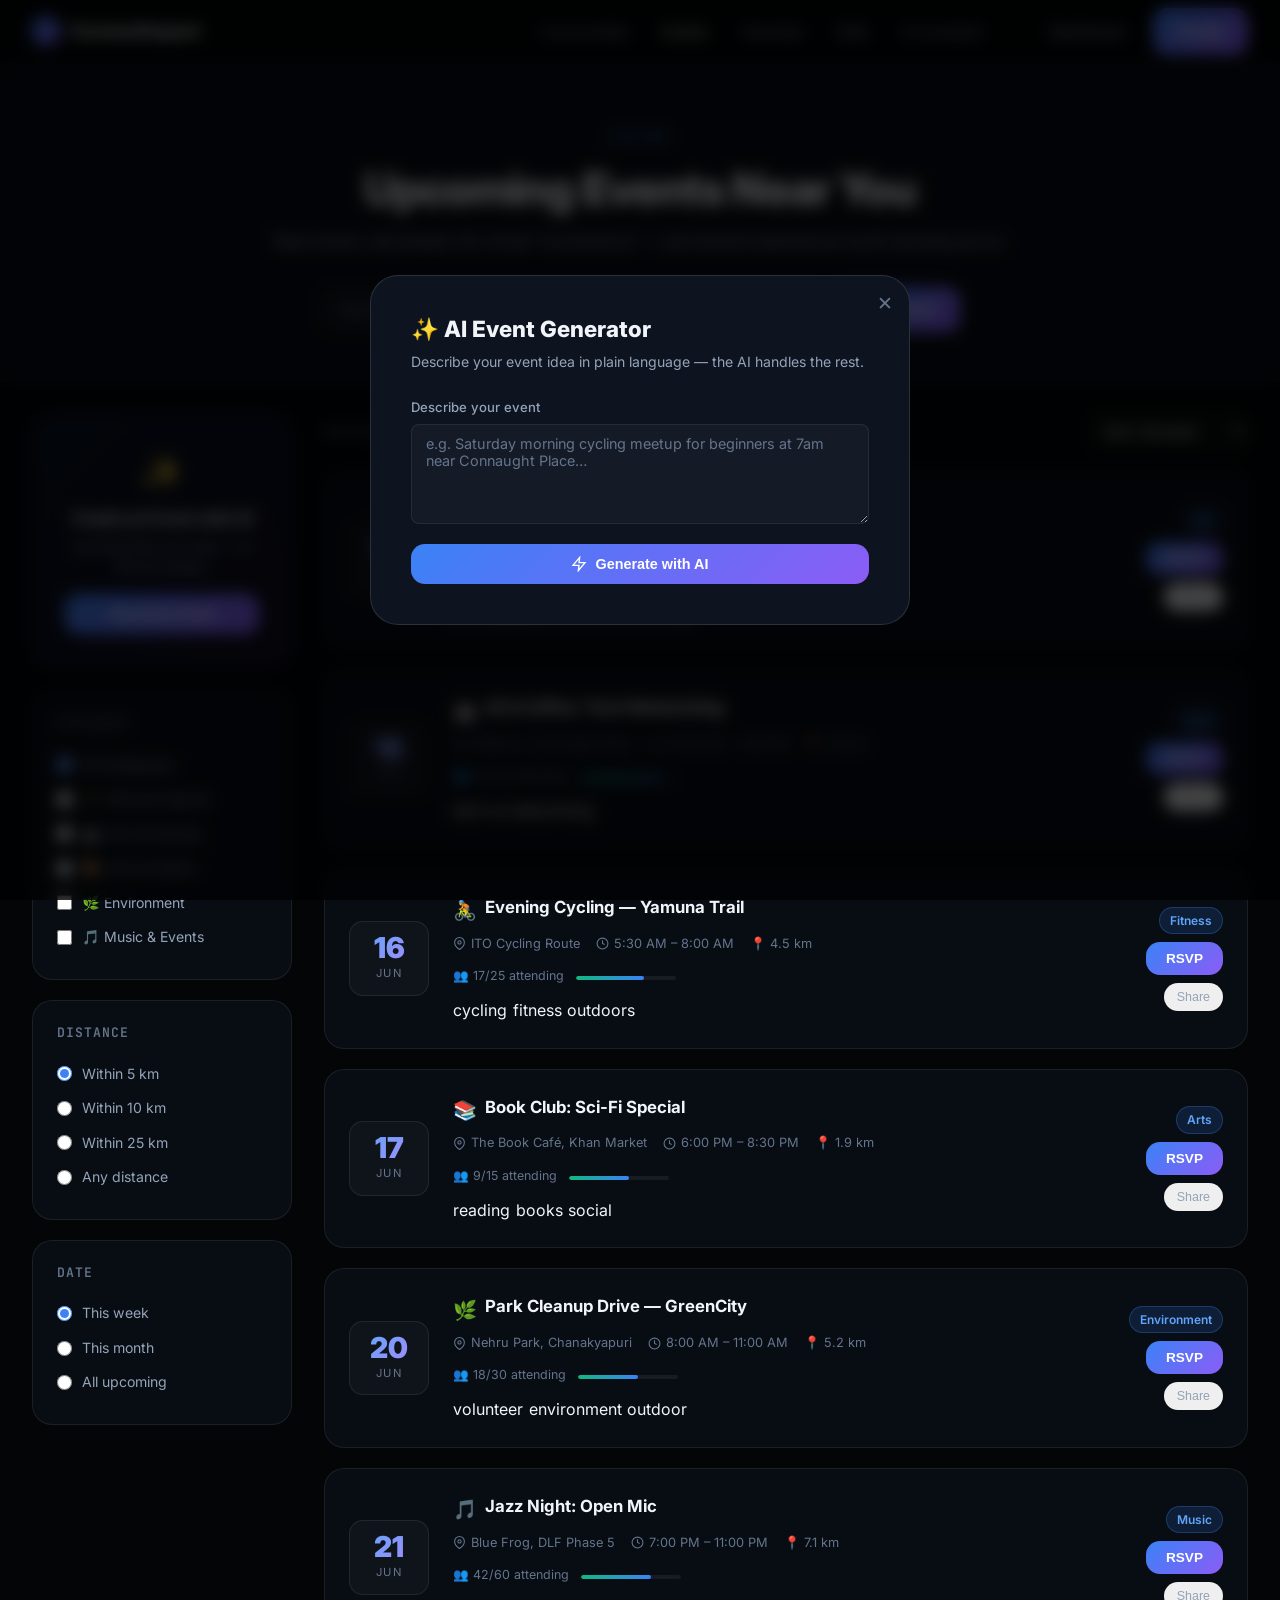
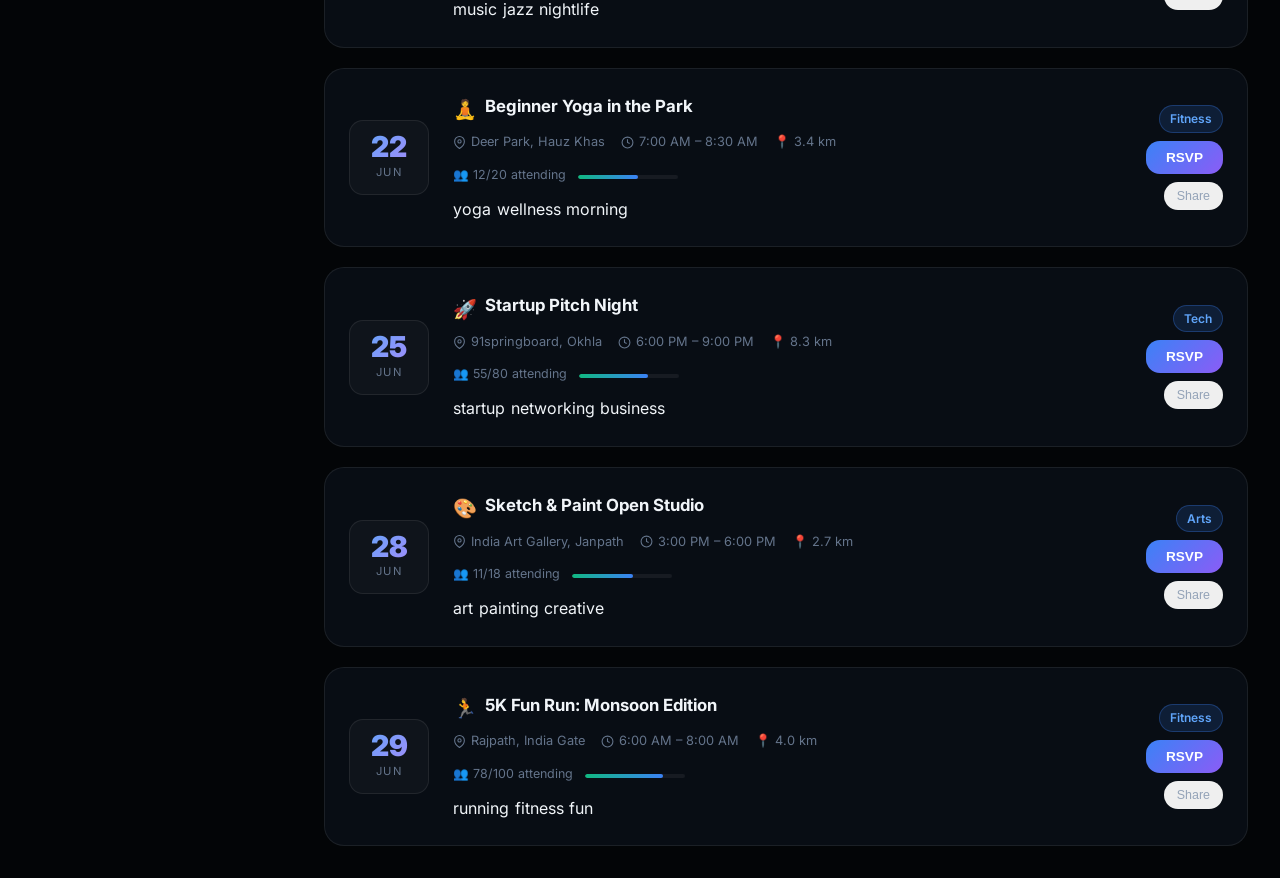
<file: pages/events.html>
<!DOCTYPE html>
<html lang="en">
<head>
  <meta charset="UTF-8"/>
  <meta name="viewport" content="width=device-width, initial-scale=1.0"/>
  <title>Events — ConnectImpact</title>
  <link rel="stylesheet" href="../css/main.css"/>
  <link rel="stylesheet" href="../css/animations.css"/>
  <link href="https://fonts.googleapis.com/css2?family=Inter:wght@300;400;500;600;700;800;900&family=JetBrains+Mono:wght@400;500&display=swap" rel="stylesheet"/>
  <style>
    .page-hero{padding:4rem 2rem 3rem;background:var(--bg-2);border-bottom:1px solid var(--border);text-align:center}
    .search-bar{display:flex;gap:.75rem;max-width:640px;margin:2rem auto 0}
    .search-bar input{flex:1;background:var(--surface);border:1px solid var(--border);border-radius:var(--radius);padding:12px 18px;font-size:.95rem;color:var(--text);outline:none;font-family:var(--font);transition:var(--transition)}
    .search-bar input:focus{border-color:var(--blue);box-shadow:0 0 0 3px rgba(59,130,246,.1)}
    .search-bar input::placeholder{color:var(--text-3)}
    .events-layout{display:grid;grid-template-columns:260px 1fr;gap:2rem;max-width:1280px;margin:0 auto;padding:2rem}
    .events-sidebar{position:sticky;top:80px;height:fit-content}
    .filter-section{background:var(--bg-2);border:1px solid var(--border);border-radius:var(--radius-lg);padding:1.5rem;margin-bottom:1.25rem}
    .filter-section h4{font-size:.82rem;font-weight:600;letter-spacing:.08em;text-transform:uppercase;color:var(--text-3);margin-bottom:1rem;font-family:var(--mono)}
    .filter-check{display:flex;align-items:center;gap:10px;padding:6px 0;font-size:.88rem;color:var(--text-2);cursor:pointer;transition:var(--transition)}
    .filter-check:hover{color:var(--text)}
    .filter-check input{accent-color:var(--blue);width:15px;height:15px}
    .events-grid{display:flex;flex-direction:column;gap:1.25rem}
    .event-row{display:grid;grid-template-columns:80px 1fr auto;gap:1.5rem;align-items:center;background:var(--bg-2);border:1px solid var(--border);border-radius:var(--radius-lg);padding:1.5rem;transition:var(--transition);cursor:pointer}
    .event-row:hover{border-color:var(--border-2);box-shadow:0 8px 30px rgba(0,0,0,.3);transform:translateY(-2px)}
    .event-date-col{text-align:center;background:var(--surface);border:1px solid var(--border);border-radius:var(--radius);padding:.75rem .5rem}
    .event-day-big{font-size:1.8rem;font-weight:900;line-height:1;background:linear-gradient(135deg,var(--blue-light),var(--purple-light));-webkit-background-clip:text;-webkit-text-fill-color:transparent;background-clip:text}
    .event-month-sm{font-size:.7rem;color:var(--text-3);text-transform:uppercase;letter-spacing:.1em;margin-top:2px}
    .event-title-lg{font-size:1.05rem;font-weight:700;margin-bottom:.4rem}
    .event-meta-row{display:flex;flex-wrap:wrap;gap:1rem;font-size:.8rem;color:var(--text-3);margin-bottom:.75rem}
    .event-meta-row span{display:flex;align-items:center;gap:5px}
    .event-actions{display:flex;flex-direction:column;gap:.5rem;align-items:flex-end;flex-shrink:0}
    .capacity-bar{height:4px;background:var(--surface-2);border-radius:2px;width:100px;overflow:hidden;margin-top:4px}
    .capacity-fill{height:100%;background:linear-gradient(90deg,var(--green),var(--blue));border-radius:2px}
    .create-event-card{background:linear-gradient(135deg,rgba(59,130,246,.1),rgba(139,92,246,.1));border:1px solid rgba(59,130,246,.3);border-radius:var(--radius-lg);padding:2rem;text-align:center;margin-bottom:1.5rem}
    @media(max-width:900px){.events-layout{grid-template-columns:1fr}.events-sidebar{position:static}.event-row{grid-template-columns:60px 1fr;gap:1rem}.event-actions{grid-column:1/-1;flex-direction:row;justify-content:flex-end}}
    @media(max-width:560px){.event-row{grid-template-columns:1fr}.event-date-col{display:none}}
  </style>
</head>
<body>
  <nav class="navbar" id="navbar">
    <div class="nav-inner">
      <a href="../index.html" class="nav-logo"><div class="logo-orb"></div><span>ConnectImpact</span></a>
      <ul class="nav-links">
        <li><a href="communities.html">Communities</a></li>
        <li><a href="events.html" style="color:var(--text);">Events</a></li>
        <li><a href="volunteer.html">Volunteer</a></li>
        <li><a href="skills.html">Skills</a></li>
        <li><a href="ai-assistant.html">AI Assistant</a></li>
      </ul>
      <div class="nav-actions">
        <a href="dashboard.html" class="btn-ghost">Dashboard</a>
        <a href="profile.html" class="btn-primary">Profile</a>
      </div>
    </div>
  </nav>

  <div style="padding-top:64px;">
    <div class="page-hero">
      <div class="section-label">Explore</div>
      <h1 style="font-size:clamp(1.8rem,4vw,2.8rem);font-weight:800;letter-spacing:-.02em;">Upcoming Events Near You</h1>
      <p style="color:var(--text-2);margin-top:.75rem;">Real events, real people. No virtual "connections" — just shared experiences worth showing up for.</p>
      <div class="search-bar">
        <input type="text" id="search-input" placeholder="Search events by name, activity, or location…" oninput="filterEvents()"/>
        <button class="btn-primary" onclick="filterEvents()">
          <svg width="16" height="16" viewBox="0 0 24 24" fill="none" stroke="currentColor" stroke-width="2"><circle cx="11" cy="11" r="8"/><line x1="21" y1="21" x2="16.65" y2="16.65"/></svg>
          Search
        </button>
      </div>
    </div>

    <div class="events-layout">
      <!-- Sidebar filters -->
      <aside class="events-sidebar">
        <div class="create-event-card">
          <div style="font-size:2rem;margin-bottom:.75rem;">✨</div>
          <h3 style="font-size:1rem;font-weight:700;margin-bottom:.5rem;">Create an Event with AI</h3>
          <p style="font-size:.82rem;color:var(--text-2);margin-bottom:1rem;">Just describe your idea — AI fills the details.</p>
          <button class="btn-primary w-full" style="justify-content:center;" onclick="openCreateEvent()">Generate Event</button>
        </div>

        <div class="filter-section">
          <h4>Category</h4>
          <label class="filter-check"><input type="checkbox" checked onchange="filterEvents()"> All Categories</label>
          <label class="filter-check"><input type="checkbox" onchange="filterEvents()"> 🏃 Fitness & Sports</label>
          <label class="filter-check"><input type="checkbox" onchange="filterEvents()"> 🤖 Tech & Startup</label>
          <label class="filter-check"><input type="checkbox" onchange="filterEvents()"> 🎨 Arts & Culture</label>
          <label class="filter-check"><input type="checkbox" onchange="filterEvents()"> 🌿 Environment</label>
          <label class="filter-check"><input type="checkbox" onchange="filterEvents()"> 🎵 Music & Events</label>
        </div>

        <div class="filter-section">
          <h4>Distance</h4>
          <label class="filter-check"><input type="radio" name="dist" checked> Within 5 km</label>
          <label class="filter-check"><input type="radio" name="dist"> Within 10 km</label>
          <label class="filter-check"><input type="radio" name="dist"> Within 25 km</label>
          <label class="filter-check"><input type="radio" name="dist"> Any distance</label>
        </div>

        <div class="filter-section">
          <h4>Date</h4>
          <label class="filter-check"><input type="radio" name="date" checked> This week</label>
          <label class="filter-check"><input type="radio" name="date"> This month</label>
          <label class="filter-check"><input type="radio" name="date"> All upcoming</label>
        </div>
      </aside>

      <!-- Events list -->
      <div>
        <div style="display:flex;align-items:center;justify-content:space-between;margin-bottom:1.25rem;">
          <p style="color:var(--text-3);font-size:.88rem;" id="results-count">Showing 10 events near you</p>
          <select class="input-field" style="width:160px;padding:8px 12px;" onchange="filterEvents()">
            <option>Sort: Soonest</option>
            <option>Sort: Nearest</option>
            <option>Sort: Most popular</option>
          </select>
        </div>

        <div class="events-grid" id="events-grid"></div>
      </div>
    </div>
  </div>

  <!-- Create Event Modal -->
  <div id="create-modal" style="display:none;position:fixed;inset:0;background:rgba(0,0,0,.7);z-index:2000;display:flex;align-items:center;justify-content:center;padding:1rem;backdrop-filter:blur(8px);" onclick="if(event.target===this)closeModal()">
    <div style="background:var(--bg-3);border:1px solid var(--border-2);border-radius:var(--radius-xl);padding:2.5rem;width:100%;max-width:540px;position:relative;">
      <button onclick="closeModal()" style="position:absolute;top:1rem;right:1rem;background:none;border:none;color:var(--text-3);cursor:pointer;font-size:1.2rem;">✕</button>
      <h2 style="font-size:1.4rem;font-weight:800;margin-bottom:.5rem;">✨ AI Event Generator</h2>
      <p style="color:var(--text-2);font-size:.88rem;margin-bottom:1.5rem;">Describe your event idea in plain language — the AI handles the rest.</p>
      <div class="input-group">
        <label class="input-label">Describe your event</label>
        <textarea id="event-prompt" class="input-field" rows="3" placeholder="e.g. Saturday morning cycling meetup for beginners at 7am near Connaught Place…"></textarea>
      </div>
      <button class="btn-primary w-full" style="justify-content:center;" id="generate-btn" onclick="generateEvent()">
        <svg width="16" height="16" viewBox="0 0 24 24" fill="none" stroke="currentColor" stroke-width="2"><path d="M13 2L3 14h9l-1 8 10-12h-9l1-8z"/></svg>
        Generate with AI
      </button>
      <div id="generated-event" style="display:none;margin-top:1.5rem;background:var(--surface);border:1px solid var(--border);border-radius:var(--radius);padding:1.25rem;font-size:.88rem;line-height:1.7;"></div>
    </div>
  </div>

  <script>
    window.addEventListener('scroll',()=>{document.getElementById('navbar').classList.toggle('scrolled',window.scrollY>20)});

    const events = [
      {id:1,day:'14',month:'Jun',title:'Sunrise Photography Walk',emoji:'📷',location:'Lodi Garden, New Delhi',time:'6:00 AM – 9:00 AM',category:'Art',attendees:14,capacity:20,distance:'2.1 km',tags:['photography','outdoors','morning'],color:'var(--blue)'},
      {id:2,day:'15',month:'Jun',title:'AI & Coffee: Tech Networking',emoji:'🤖',location:'WeWork, Connaught Place',time:'10:00 AM – 1:00 PM',category:'Tech',attendees:29,capacity:35,distance:'3.8 km',tags:['tech','ai','networking'],color:'var(--purple)'},
      {id:3,day:'16',month:'Jun',title:'Evening Cycling — Yamuna Trail',emoji:'🚴',location:'ITO Cycling Route',time:'5:30 AM – 8:00 AM',category:'Fitness',attendees:17,capacity:25,distance:'4.5 km',tags:['cycling','fitness','outdoors'],color:'var(--green)'},
      {id:4,day:'17',month:'Jun',title:'Book Club: Sci-Fi Special',emoji:'📚',location:'The Book Café, Khan Market',time:'6:00 PM – 8:30 PM',category:'Arts',attendees:9,capacity:15,distance:'1.9 km',tags:['reading','books','social'],color:'var(--orange)'},
      {id:5,day:'20',month:'Jun',title:'Park Cleanup Drive — GreenCity',emoji:'🌿',location:'Nehru Park, Chanakyapuri',time:'8:00 AM – 11:00 AM',category:'Environment',attendees:18,capacity:30,distance:'5.2 km',tags:['volunteer','environment','outdoor'],color:'var(--green)'},
      {id:6,day:'21',month:'Jun',title:'Jazz Night: Open Mic',emoji:'🎵',location:'Blue Frog, DLF Phase 5',time:'7:00 PM – 11:00 PM',category:'Music',attendees:42,capacity:60,distance:'7.1 km',tags:['music','jazz','nightlife'],color:'var(--purple)'},
      {id:7,day:'22',month:'Jun',title:'Beginner Yoga in the Park',emoji:'🧘',location:'Deer Park, Hauz Khas',time:'7:00 AM – 8:30 AM',category:'Fitness',attendees:12,capacity:20,distance:'3.4 km',tags:['yoga','wellness','morning'],color:'var(--cyan)'},
      {id:8,day:'25',month:'Jun',title:'Startup Pitch Night',emoji:'🚀',location:'91springboard, Okhla',time:'6:00 PM – 9:00 PM',category:'Tech',attendees:55,capacity:80,distance:'8.3 km',tags:['startup','networking','business'],color:'var(--blue)'},
      {id:9,day:'28',month:'Jun',title:'Sketch & Paint Open Studio',emoji:'🎨',location:'India Art Gallery, Janpath',time:'3:00 PM – 6:00 PM',category:'Arts',attendees:11,capacity:18,distance:'2.7 km',tags:['art','painting','creative'],color:'var(--pink)'},
      {id:10,day:'29',month:'Jun',title:'5K Fun Run: Monsoon Edition',emoji:'🏃',location:'Rajpath, India Gate',time:'6:00 AM – 8:00 AM',category:'Fitness',attendees:78,capacity:100,distance:'4.0 km',tags:['running','fitness','fun'],color:'var(--orange)'},
    ];

    let searchTerm = '';

    function filterEvents(){
      searchTerm = document.getElementById('search-input').value.toLowerCase();
      const filtered = events.filter(e => !searchTerm || e.title.toLowerCase().includes(searchTerm) || e.tags.some(t=>t.includes(searchTerm)) || e.location.toLowerCase().includes(searchTerm));
      renderEvents(filtered);
      document.getElementById('results-count').textContent = `Showing ${filtered.length} events near you`;
    }

    function renderEvents(list){
      const g = document.getElementById('events-grid');
      g.innerHTML = list.map((e,i)=>`
        <div class="event-row reveal" style="animation-delay:${i*40}ms">
          <div class="event-date-col">
            <div class="event-day-big">${e.day}</div>
            <div class="event-month-sm">${e.month}</div>
          </div>
          <div>
            <div style="display:flex;align-items:center;gap:.5rem;margin-bottom:.4rem;">
              <span style="font-size:1.2rem;">${e.emoji}</span>
              <div class="event-title-lg">${e.title}</div>
            </div>
            <div class="event-meta-row">
              <span><svg width="13" height="13" viewBox="0 0 24 24" fill="none" stroke="currentColor" stroke-width="2"><path d="M21 10c0 7-9 13-9 13s-9-6-9-13a9 9 0 0 1 18 0z"/><circle cx="12" cy="10" r="3"/></svg>${e.location}</span>
              <span><svg width="13" height="13" viewBox="0 0 24 24" fill="none" stroke="currentColor" stroke-width="2"><circle cx="12" cy="12" r="10"/><polyline points="12 6 12 12 16 14"/></svg>${e.time}</span>
              <span>📍 ${e.distance}</span>
            </div>
            <div style="display:flex;align-items:center;gap:.75rem;">
              <span style="font-size:.78rem;color:var(--text-3);">👥 ${e.attendees}/${e.capacity} attending</span>
              <div class="capacity-bar"><div class="capacity-fill" style="width:${Math.round(e.attendees/e.capacity*100)}%"></div></div>
            </div>
            <div style="display:flex;flex-wrap:wrap;gap:.35rem;margin-top:.75rem;">${e.tags.map(t=>`<span class="tag">${t}</span>`).join('')}</div>
          </div>
          <div class="event-actions">
            <span class="badge badge-blue">${e.category}</span>
            <button class="btn-primary" style="padding:9px 20px;font-size:.85rem;" onclick="rsvpEvent(${e.id},'${e.title}',this)">RSVP</button>
            <button class="btn-ghost" style="padding:6px 12px;font-size:.78rem;border:1px solid var(--border);" onclick="shareEvent('${e.title}')">Share</button>
          </div>
        </div>
      `).join('');
      const rv=new IntersectionObserver(e=>e.forEach(en=>{if(en.isIntersecting)en.target.classList.add('visible');}),{threshold:.05});
      g.querySelectorAll('.reveal').forEach(el=>rv.observe(el));
    }

    function rsvpEvent(id,title,btn){
      btn.textContent='✓ Going!';
      btn.style.background='linear-gradient(135deg,var(--green),var(--cyan))';
      btn.disabled=true;
      showToast(`You're going to <strong>${title}</strong>! 🎉`,'success');
    }

    function shareEvent(title){
      if(navigator.share){navigator.share({title:'ConnectImpact Event',text:`Join me at: ${title}`,url:window.location.href});}
      else{navigator.clipboard.writeText(window.location.href);showToast('Event link copied!','info');}
    }

    function openCreateEvent(){
      document.getElementById('create-modal').style.display='flex';
    }
    function closeModal(){
      document.getElementById('create-modal').style.display='none';
    }

    async function generateEvent(){
      const prompt = document.getElementById('event-prompt').value.trim();
      if(!prompt) return;
      const btn = document.getElementById('generate-btn');
      btn.innerHTML='<div class="spinner"></div> Generating…';
      btn.disabled=true;
      const out = document.getElementById('generated-event');
      out.style.display='block';
      out.innerHTML='<div class="skeleton" style="height:120px;border-radius:8px;"></div>';
      try{
        const res = await fetch('https://api.anthropic.com/v1/messages',{method:'POST',headers:{'Content-Type':'application/json'},body:JSON.stringify({model:'claude-sonnet-4-6',max_tokens:600,messages:[{role:'user',content:`Generate a community event for ConnectImpact platform based on this idea: "${prompt}". Format as:\n**Event Title:** ...\n**Date/Time:** ...\n**Location:** (type of venue, Delhi area)\n**Description:** (2–3 sentences)\n**What to bring:** ...\n**Tags:** (3-5 hashtags)\n**Capacity:** (reasonable number)\n\nBe specific and welcoming. Keep it real-world focused.`}]})});
        const data=await res.json();
        out.innerHTML=data.content[0].text.replace(/\*\*(.*?)\*\*/g,'<strong style="color:var(--blue-light)">$1</strong>').replace(/\n/g,'<br/>');
      }catch(e){
        out.innerHTML='<strong style="color:var(--blue-light)">Event Title:</strong> '+prompt.split(' ').slice(0,5).join(' ')+' Meetup<br/><strong style="color:var(--blue-light)">Date/Time:</strong> Saturday, 7:00 AM<br/><strong style="color:var(--blue-light)">Location:</strong> Central Park area<br/><strong style="color:var(--blue-light)">Description:</strong> A welcoming community gathering for enthusiasts of all levels. Come meet like-minded people and enjoy a shared activity together!<br/><strong style="color:var(--blue-light)">Tags:</strong> #community #meetup #local';
      }
      btn.innerHTML='<svg width="16" height="16" viewBox="0 0 24 24" fill="none" stroke="currentColor" stroke-width="2"><path d="M13 2L3 14h9l-1 8 10-12h-9l1-8z"/></svg> Generate Again';
      btn.disabled=false;
    }

    function showToast(msg,type){
      let c=document.querySelector('.toast-container');
      if(!c){c=document.createElement('div');c.className='toast-container';document.body.appendChild(c);}
      const t=document.createElement('div');
      t.className=`toast ${type==='success'?'success':''}`;
      t.innerHTML=`<svg width="18" height="18" viewBox="0 0 24 24" fill="none" stroke="${type==='success'?'#10B981':'#60A5FA'}" stroke-width="2"><polyline points="20 6 9 17 4 12"/></svg><span>${msg}</span>`;
      c.appendChild(t);
      setTimeout(()=>{t.style.opacity='0';t.style.transform='translateX(100%)';t.style.transition='.3s';setTimeout(()=>t.remove(),300);},3000);
    }

    renderEvents(events);
  </script>
</body>
</html>
</file>
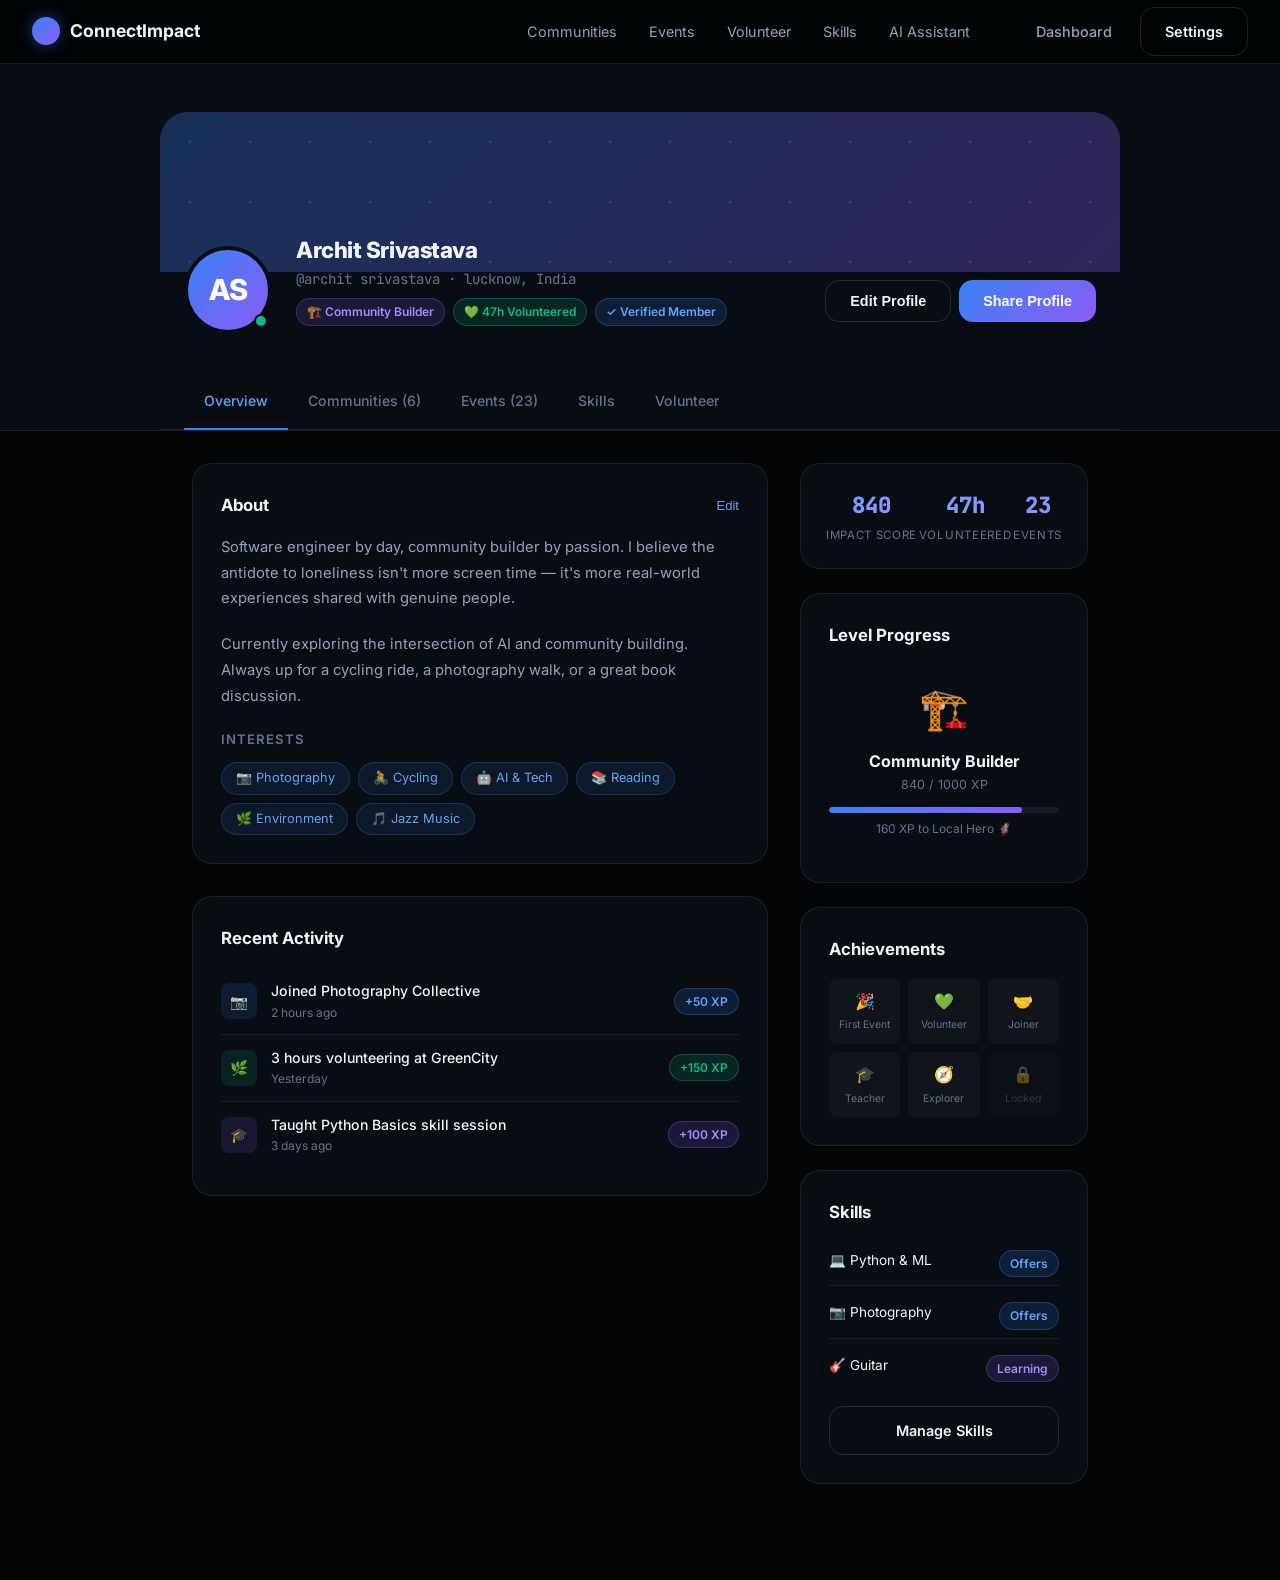
<file: pages/profile.html>
<!DOCTYPE html>
<html lang="en">
<head>
  <meta charset="UTF-8"/>
  <meta name="viewport" content="width=device-width, initial-scale=1.0"/>
  <title>Profile — ConnectImpact</title>
  <link rel="stylesheet" href="../css/main.css"/>
  <link rel="stylesheet" href="../css/animations.css"/>
  <link href="https://fonts.googleapis.com/css2?family=Inter:wght@300;400;500;600;700;800;900&family=JetBrains+Mono:wght@400;500&display=swap" rel="stylesheet"/>
  <style>
    .profile-hero{background:var(--bg-2);border-bottom:1px solid var(--border);padding:3rem 2rem 0}
    .profile-hero-inner{max-width:960px;margin:0 auto}
    .profile-cover{height:160px;background:linear-gradient(135deg,rgba(59,130,246,.3),rgba(139,92,246,.3));border-radius:var(--radius-xl) var(--radius-xl) 0 0;position:relative;overflow:hidden}
    .profile-cover::after{content:'';position:absolute;inset:0;background:url('data:image/svg+xml,<svg xmlns="http://www.w3.org/2000/svg" width="60" height="60"><circle cx="30" cy="30" r="1.5" fill="rgba(255,255,255,0.1)"/></svg>')}
    .profile-info{display:flex;align-items:flex-end;gap:1.5rem;padding:0 1.5rem;transform:translateY(-40px)}
    .profile-avatar-wrap{position:relative;flex-shrink:0}
    .profile-avatar-big{width:88px;height:88px;background:linear-gradient(135deg,var(--blue),var(--purple));border-radius:50%;border:4px solid var(--bg-2);display:flex;align-items:center;justify-content:center;font-size:1.8rem;font-weight:800;color:#fff}
    .online-dot{position:absolute;bottom:6px;right:4px;width:14px;height:14px;background:var(--green);border-radius:50%;border:2px solid var(--bg-2)}
    .profile-text{flex:1;padding-bottom:.5rem}
    .profile-name{font-size:1.4rem;font-weight:800;letter-spacing:-.02em}
    .profile-handle{font-size:.88rem;color:var(--text-3);font-family:var(--mono)}
    .profile-actions{display:flex;gap:.5rem;padding-bottom:.75rem;flex-shrink:0}
    .profile-tabs{display:flex;gap:0;border-bottom:1px solid var(--border);padding:0 1.5rem}
    .profile-tab{padding:1rem 1.25rem;font-size:.88rem;font-weight:500;color:var(--text-3);cursor:pointer;border-bottom:2px solid transparent;transition:var(--transition);margin-bottom:-1px}
    .profile-tab:hover{color:var(--text)}
    .profile-tab.active{color:var(--blue-light);border-color:var(--blue)}
    .profile-content{max-width:960px;margin:2rem auto;padding:0 2rem 4rem;display:grid;grid-template-columns:2fr 1fr;gap:2rem}
    .about-section p{font-size:.92rem;color:var(--text-2);line-height:1.75;margin-bottom:1.25rem}
    .interest-tags{display:flex;flex-wrap:wrap;gap:.5rem;margin-top:.75rem}
    .interest-tag{padding:5px 14px;background:rgba(59,130,246,.1);border:1px solid rgba(59,130,246,.25);border-radius:100px;font-size:.8rem;color:var(--blue-light)}
    .stat-row{display:flex;justify-content:space-around;padding:1.5rem;background:var(--bg-2);border:1px solid var(--border);border-radius:var(--radius-lg);margin-bottom:1.5rem}
    .stat-item{text-align:center}
    .stat-item-num{font-size:1.4rem;font-weight:800;font-family:var(--mono);background:linear-gradient(135deg,var(--blue-light),var(--purple-light));-webkit-background-clip:text;-webkit-text-fill-color:transparent;background-clip:text}
    .stat-item-lbl{font-size:.72rem;color:var(--text-3);text-transform:uppercase;letter-spacing:.06em;margin-top:2px}
    @media(max-width:768px){.profile-content{grid-template-columns:1fr}.profile-info{flex-wrap:wrap}.profile-actions{width:100%;justify-content:flex-start}}
  </style>
</head>
<body>
  <nav class="navbar" id="navbar">
    <div class="nav-inner">
      <a href="../index.html" class="nav-logo"><div class="logo-orb"></div><span>ConnectImpact</span></a>
      <ul class="nav-links">
        <li><a href="communities.html">Communities</a></li>
        <li><a href="events.html">Events</a></li>
        <li><a href="volunteer.html">Volunteer</a></li>
        <li><a href="skills.html">Skills</a></li>
        <li><a href="ai-assistant.html">AI Assistant</a></li>
      </ul>
      <div class="nav-actions">
        <a href="dashboard.html" class="btn-ghost">Dashboard</a>
        <a href="settings.html" class="btn-outline">Settings</a>
      </div>
    </div>
  </nav>

  <div style="padding-top:64px;">
    <div class="profile-hero">
      <div class="profile-hero-inner">
        <div class="profile-cover"></div>
        <div class="profile-info">
          <div class="profile-avatar-wrap">
            <div class="profile-avatar-big">AS</div>
            <div class="online-dot"></div>
          </div>
          <div class="profile-text">
            <div class="profile-name">Archit Srivastava</div>
            <div class="profile-handle">@archit srivastava · lucknow, India</div>
            <div style="display:flex;gap:.5rem;flex-wrap:wrap;margin-top:.5rem;">
              <span class="badge badge-purple">🏗️ Community Builder</span>
              <span class="badge badge-green">💚 47h Volunteered</span>
              <span class="badge badge-blue">✓ Verified Member</span>
            </div>
          </div>
          <div class="profile-actions">
            <button class="btn-outline" onclick="editProfile()">Edit Profile</button>
            <button class="btn-primary">Share Profile</button>
          </div>
        </div>
        <div class="profile-tabs">
          <div class="profile-tab active" onclick="showTab('overview',this)">Overview</div>
          <div class="profile-tab" onclick="showTab('communities',this)">Communities (6)</div>
          <div class="profile-tab" onclick="showTab('events',this)">Events (23)</div>
          <div class="profile-tab" onclick="showTab('skills',this)">Skills</div>
          <div class="profile-tab" onclick="showTab('volunteer',this)">Volunteer</div>
        </div>
      </div>
    </div>

    <div class="profile-content page-fade-in" id="profile-content">
      <!-- Left column -->
      <div id="tab-content">
        <!-- Overview tab -->
        <div id="tab-overview">
          <div class="card mb-4">
            <div class="card-header"><div class="card-title">About</div><button onclick="editProfile()" style="font-size:.82rem;color:var(--blue-light);background:none;border:none;cursor:pointer;">Edit</button></div>
            <div class="about-section">
              <p>Software engineer by day, community builder by passion. I believe the antidote to loneliness isn't more screen time — it's more real-world experiences shared with genuine people.</p>
              <p>Currently exploring the intersection of AI and community building. Always up for a cycling ride, a photography walk, or a great book discussion.</p>
            </div>
            <div>
              <div style="font-size:.82rem;font-weight:600;color:var(--text-3);text-transform:uppercase;letter-spacing:.08em;margin-bottom:.75rem;">Interests</div>
              <div class="interest-tags">
                <span class="interest-tag">📷 Photography</span>
                <span class="interest-tag">🚴 Cycling</span>
                <span class="interest-tag">🤖 AI & Tech</span>
                <span class="interest-tag">📚 Reading</span>
                <span class="interest-tag">🌿 Environment</span>
                <span class="interest-tag">🎵 Jazz Music</span>
              </div>
            </div>
          </div>

          <div class="card">
            <div class="card-header"><div class="card-title">Recent Activity</div></div>
            <div>
              <div class="activity-item" style="display:flex;align-items:center;gap:14px;padding:12px 0;border-bottom:1px solid var(--border);">
                <div style="width:36px;height:36px;background:rgba(59,130,246,.12);border-radius:8px;display:flex;align-items:center;justify-content:center;font-size:.9rem;flex-shrink:0;">📷</div>
                <div style="flex:1"><div style="font-size:.88rem;font-weight:500;">Joined Photography Collective</div><div style="font-size:.75rem;color:var(--text-3);">2 hours ago</div></div>
                <span class="badge badge-blue">+50 XP</span>
              </div>
              <div class="activity-item" style="display:flex;align-items:center;gap:14px;padding:12px 0;border-bottom:1px solid var(--border);">
                <div style="width:36px;height:36px;background:rgba(16,185,129,.12);border-radius:8px;display:flex;align-items:center;justify-content:center;font-size:.9rem;flex-shrink:0;">🌿</div>
                <div style="flex:1"><div style="font-size:.88rem;font-weight:500;">3 hours volunteering at GreenCity</div><div style="font-size:.75rem;color:var(--text-3);">Yesterday</div></div>
                <span class="badge badge-green">+150 XP</span>
              </div>
              <div class="activity-item" style="display:flex;align-items:center;gap:14px;padding:12px 0;">
                <div style="width:36px;height:36px;background:rgba(139,92,246,.12);border-radius:8px;display:flex;align-items:center;justify-content:center;font-size:.9rem;flex-shrink:0;">🎓</div>
                <div style="flex:1"><div style="font-size:.88rem;font-weight:500;">Taught Python Basics skill session</div><div style="font-size:.75rem;color:var(--text-3);">3 days ago</div></div>
                <span class="badge badge-purple">+100 XP</span>
              </div>
            </div>
          </div>
        </div>
      </div>

      <!-- Right column -->
      <div>
        <div class="stat-row">
          <div class="stat-item"><div class="stat-item-num">840</div><div class="stat-item-lbl">Impact Score</div></div>
          <div class="stat-item"><div class="stat-item-num">47h</div><div class="stat-item-lbl">Volunteered</div></div>
          <div class="stat-item"><div class="stat-item-num">23</div><div class="stat-item-lbl">Events</div></div>
        </div>

        <div class="card" style="margin-bottom:1.5rem;">
          <div class="card-header"><div class="card-title">Level Progress</div></div>
          <div style="text-align:center;padding:.75rem 0 1rem;">
            <div style="font-size:2.5rem;margin-bottom:.5rem;">🏗️</div>
            <div style="font-weight:700;">Community Builder</div>
            <div style="font-size:.78rem;color:var(--text-3);margin-bottom:.75rem;">840 / 1000 XP</div>
            <div class="progress-bar"><div class="progress-fill" style="width:84%"></div></div>
            <div style="font-size:.75rem;color:var(--text-3);margin-top:6px;">160 XP to Local Hero 🦸</div>
          </div>
        </div>

        <div class="card" style="margin-bottom:1.5rem;">
          <div class="card-header"><div class="card-title">Achievements</div></div>
          <div style="display:grid;grid-template-columns:repeat(3,1fr);gap:.5rem;margin-top:.5rem;">
            <div style="text-align:center;padding:10px 6px;background:var(--surface);border-radius:var(--radius-sm);cursor:default;" title="Attended first event">🎉<div style="font-size:.65rem;color:var(--text-3);margin-top:3px;">First Event</div></div>
            <div style="text-align:center;padding:10px 6px;background:var(--surface);border-radius:var(--radius-sm);" title="Volunteered 10+ hours">💚<div style="font-size:.65rem;color:var(--text-3);margin-top:3px;">Volunteer</div></div>
            <div style="text-align:center;padding:10px 6px;background:var(--surface);border-radius:var(--radius-sm);" title="Joined 5 communities">🤝<div style="font-size:.65rem;color:var(--text-3);margin-top:3px;">Joiner</div></div>
            <div style="text-align:center;padding:10px 6px;background:var(--surface);border-radius:var(--radius-sm);" title="Taught a skill">🎓<div style="font-size:.65rem;color:var(--text-3);margin-top:3px;">Teacher</div></div>
            <div style="text-align:center;padding:10px 6px;background:var(--surface);border-radius:var(--radius-sm);" title="Explored 3 categories">🧭<div style="font-size:.65rem;color:var(--text-3);margin-top:3px;">Explorer</div></div>
            <div style="text-align:center;padding:10px 6px;background:var(--surface);border-radius:var(--radius-sm);opacity:.4;" title="Locked">🔒<div style="font-size:.65rem;color:var(--text-3);margin-top:3px;">Locked</div></div>
          </div>
        </div>

        <div class="card">
          <div class="card-header"><div class="card-title">Skills</div></div>
          <div style="display:flex;flex-direction:column;gap:.5rem;margin-top:.5rem;">
            <div style="display:flex;justify-content:space-between;font-size:.85rem;padding:8px 0;border-bottom:1px solid var(--border);">
              <span>💻 Python & ML</span><span class="badge badge-blue">Offers</span>
            </div>
            <div style="display:flex;justify-content:space-between;font-size:.85rem;padding:8px 0;border-bottom:1px solid var(--border);">
              <span>📷 Photography</span><span class="badge badge-blue">Offers</span>
            </div>
            <div style="display:flex;justify-content:space-between;font-size:.85rem;padding:8px 0;">
              <span>🎸 Guitar</span><span class="badge badge-purple">Learning</span>
            </div>
          </div>
          <a href="skills.html" class="btn-outline" style="width:100%;justify-content:center;margin-top:1rem;">Manage Skills</a>
        </div>
      </div>
    </div>
  </div>

  <script>
    window.addEventListener('scroll',()=>{document.getElementById('navbar').classList.toggle('scrolled',window.scrollY>20)});
    function showTab(tab,el){
      document.querySelectorAll('.profile-tab').forEach(t=>t.classList.remove('active'));
      el.classList.add('active');
    }
    function editProfile(){
      window.location.href='settings.html';
    }
  </script>
</body>
</html>
</file>
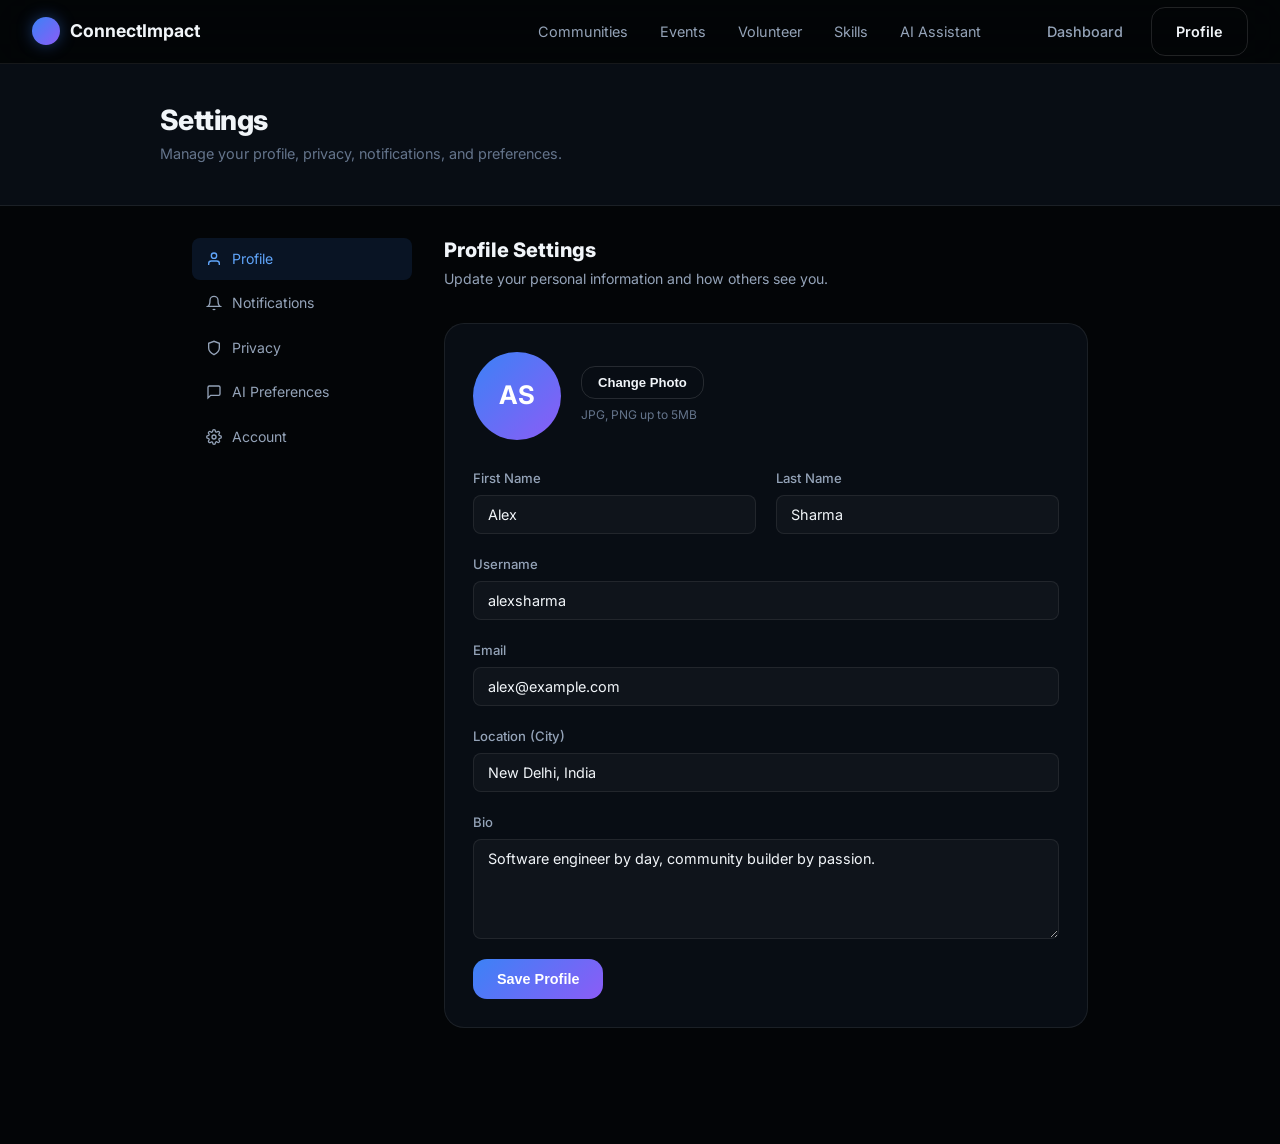
<file: pages/settings.html>
<!DOCTYPE html>
<html lang="en">
<head>
  <meta charset="UTF-8"/>
  <meta name="viewport" content="width=device-width, initial-scale=1.0"/>
  <title>Settings — ConnectImpact</title>
  <link rel="stylesheet" href="../css/main.css"/>
  <link rel="stylesheet" href="../css/animations.css"/>
  <link href="https://fonts.googleapis.com/css2?family=Inter:wght@300;400;500;600;700;800;900&family=JetBrains+Mono:wght@400;500&display=swap" rel="stylesheet"/>
  <style>
    .settings-layout{display:grid;grid-template-columns:220px 1fr;gap:2rem;max-width:960px;margin:2rem auto;padding:0 2rem 4rem}
    .settings-nav{display:flex;flex-direction:column;gap:2px}
    .settings-nav-item{display:flex;align-items:center;gap:10px;padding:10px 14px;border-radius:var(--radius-sm);font-size:.88rem;color:var(--text-2);cursor:pointer;transition:var(--transition)}
    .settings-nav-item:hover{background:var(--surface-2);color:var(--text)}
    .settings-nav-item.active{background:rgba(59,130,246,.12);color:var(--blue-light)}
    .settings-section{display:none}
    .settings-section.active{display:block}
    .settings-section h2{font-size:1.25rem;font-weight:800;margin-bottom:.4rem}
    .settings-section>p{font-size:.88rem;color:var(--text-2);margin-bottom:2rem}
    .settings-card{background:var(--bg-2);border:1px solid var(--border);border-radius:var(--radius-lg);padding:1.75rem;margin-bottom:1.25rem}
    .settings-row{display:flex;align-items:center;justify-content:space-between;padding:14px 0;border-bottom:1px solid var(--border)}
    .settings-row:last-child{border:none;padding-bottom:0}
    .settings-row-info h4{font-size:.92rem;font-weight:600;margin-bottom:3px}
    .settings-row-info p{font-size:.8rem;color:var(--text-3)}
    .toggle{position:relative;width:44px;height:24px;flex-shrink:0}
    .toggle input{opacity:0;width:0;height:0}
    .toggle-slider{position:absolute;inset:0;background:var(--surface-2);border-radius:100px;cursor:pointer;transition:var(--transition);border:1px solid var(--border)}
    .toggle-slider::before{content:'';position:absolute;left:3px;top:50%;transform:translateY(-50%);width:16px;height:16px;background:var(--text-3);border-radius:50%;transition:var(--transition)}
    .toggle input:checked+.toggle-slider{background:var(--blue);border-color:var(--blue)}
    .toggle input:checked+.toggle-slider::before{transform:translate(20px,-50%);background:#fff}
    .danger-zone{background:rgba(239,68,68,.05);border:1px solid rgba(239,68,68,.2);border-radius:var(--radius-lg);padding:1.75rem}
    .danger-zone h3{color:#F87171;margin-bottom:.5rem;font-size:1rem}
    @media(max-width:640px){.settings-layout{grid-template-columns:1fr}.settings-nav{flex-direction:row;flex-wrap:wrap;gap:.35rem}.settings-nav-item{padding:7px 12px;font-size:.8rem}}
  </style>
</head>
<body>
  <nav class="navbar" id="navbar">
    <div class="nav-inner">
      <a href="../index.html" class="nav-logo"><div class="logo-orb"></div><span>ConnectImpact</span></a>
      <ul class="nav-links">
        <li><a href="communities.html">Communities</a></li>
        <li><a href="events.html">Events</a></li>
        <li><a href="volunteer.html">Volunteer</a></li>
        <li><a href="skills.html">Skills</a></li>
        <li><a href="ai-assistant.html">AI Assistant</a></li>
      </ul>
      <div class="nav-actions">
        <a href="dashboard.html" class="btn-ghost">Dashboard</a>
        <a href="profile.html" class="btn-outline">Profile</a>
      </div>
    </div>
  </nav>

  <div style="padding-top:64px;">
    <div style="background:var(--bg-2);border-bottom:1px solid var(--border);padding:2.5rem 2rem;">
      <div style="max-width:960px;margin:0 auto;">
        <h1 style="font-size:1.75rem;font-weight:800;letter-spacing:-.02em;">Settings</h1>
        <p style="color:var(--text-3);margin-top:4px;font-size:.9rem;">Manage your profile, privacy, notifications, and preferences.</p>
      </div>
    </div>

    <div class="settings-layout page-fade-in">
      <!-- Nav -->
      <aside>
        <div class="settings-nav">
          <div class="settings-nav-item active" onclick="showSettings('profile',this)">
            <svg width="16" height="16" viewBox="0 0 24 24" fill="none" stroke="currentColor" stroke-width="2"><path d="M20 21v-2a4 4 0 0 0-4-4H8a4 4 0 0 0-4 4v2"/><circle cx="12" cy="7" r="4"/></svg>
            Profile
          </div>
          <div class="settings-nav-item" onclick="showSettings('notifications',this)">
            <svg width="16" height="16" viewBox="0 0 24 24" fill="none" stroke="currentColor" stroke-width="2"><path d="M18 8A6 6 0 0 0 6 8c0 7-3 9-3 9h18s-3-2-3-9"/><path d="M13.73 21a2 2 0 0 1-3.46 0"/></svg>
            Notifications
          </div>
          <div class="settings-nav-item" onclick="showSettings('privacy',this)">
            <svg width="16" height="16" viewBox="0 0 24 24" fill="none" stroke="currentColor" stroke-width="2"><path d="M12 22s8-4 8-10V5l-8-3-8 3v7c0 6 8 10 8 10z"/></svg>
            Privacy
          </div>
          <div class="settings-nav-item" onclick="showSettings('ai',this)">
            <svg width="16" height="16" viewBox="0 0 24 24" fill="none" stroke="currentColor" stroke-width="2"><path d="M21 15a2 2 0 0 1-2 2H7l-4 4V5a2 2 0 0 1 2-2h14a2 2 0 0 1 2 2z"/></svg>
            AI Preferences
          </div>
          <div class="settings-nav-item" onclick="showSettings('account',this)">
            <svg width="16" height="16" viewBox="0 0 24 24" fill="none" stroke="currentColor" stroke-width="2"><circle cx="12" cy="12" r="3"/><path d="M19.4 15a1.65 1.65 0 0 0 .33 1.82l.06.06a2 2 0 0 1-2.83 2.83l-.06-.06a1.65 1.65 0 0 0-1.82-.33 1.65 1.65 0 0 0-1 1.51V21a2 2 0 0 1-4 0v-.09A1.65 1.65 0 0 0 9 19.4a1.65 1.65 0 0 0-1.82.33l-.06.06a2 2 0 0 1-2.83-2.83l.06-.06A1.65 1.65 0 0 0 4.68 15a1.65 1.65 0 0 0-1.51-1H3a2 2 0 0 1 0-4h.09A1.65 1.65 0 0 0 4.6 9a1.65 1.65 0 0 0-.33-1.82l-.06-.06a2 2 0 0 1 2.83-2.83l.06.06A1.65 1.65 0 0 0 9 4.68a1.65 1.65 0 0 0 1-1.51V3a2 2 0 0 1 4 0v.09a1.65 1.65 0 0 0 1 1.51 1.65 1.65 0 0 0 1.82-.33l.06-.06a2 2 0 0 1 2.83 2.83l-.06.06A1.65 1.65 0 0 0 19.4 9a1.65 1.65 0 0 0 1.51 1H21a2 2 0 0 1 0 4h-.09a1.65 1.65 0 0 0-1.51 1z"/></svg>
            Account
          </div>
        </div>
      </aside>

      <!-- Content -->
      <div>
        <!-- Profile -->
        <div class="settings-section active" id="settings-profile">
          <h2>Profile Settings</h2>
          <p>Update your personal information and how others see you.</p>
          <div class="settings-card">
            <div style="display:flex;align-items:center;gap:1.25rem;margin-bottom:1.75rem;">
              <div class="avatar avatar-xl">AS</div>
              <div>
                <button class="btn-outline" style="padding:8px 16px;font-size:.82rem;">Change Photo</button>
                <div style="font-size:.75rem;color:var(--text-3);margin-top:6px;">JPG, PNG up to 5MB</div>
              </div>
            </div>
            <div style="display:grid;grid-template-columns:1fr 1fr;gap:1.25rem;">
              <div class="input-group"><label class="input-label">First Name</label><input type="text" class="input-field" value="Alex"/></div>
              <div class="input-group"><label class="input-label">Last Name</label><input type="text" class="input-field" value="Sharma"/></div>
            </div>
            <div class="input-group"><label class="input-label">Username</label><input type="text" class="input-field" value="alexsharma"/></div>
            <div class="input-group"><label class="input-label">Email</label><input type="email" class="input-field" value="alex@example.com"/></div>
            <div class="input-group"><label class="input-label">Location (City)</label><input type="text" class="input-field" value="New Delhi, India"/></div>
            <div class="input-group"><label class="input-label">Bio</label><textarea class="input-field" rows="3">Software engineer by day, community builder by passion.</textarea></div>
            <button class="btn-primary" onclick="saveSettings()">Save Profile</button>
          </div>
        </div>

        <!-- Notifications -->
        <div class="settings-section" id="settings-notifications">
          <h2>Notifications</h2>
          <p>Choose what you want to be notified about.</p>
          <div class="settings-card">
            <div class="settings-row"><div class="settings-row-info"><h4>New community events</h4><p>Get notified when communities you follow post events</p></div><label class="toggle"><input type="checkbox" checked><span class="toggle-slider"></span></label></div>
            <div class="settings-row"><div class="settings-row-info"><h4>Volunteer opportunities</h4><p>New opportunities matching your skills and interests</p></div><label class="toggle"><input type="checkbox" checked><span class="toggle-slider"></span></label></div>
            <div class="settings-row"><div class="settings-row-info"><h4>Skill exchange matches</h4><p>When someone requests an exchange with you</p></div><label class="toggle"><input type="checkbox" checked><span class="toggle-slider"></span></label></div>
            <div class="settings-row"><div class="settings-row-info"><h4>Event reminders</h4><p>24-hour and 1-hour reminders for upcoming events</p></div><label class="toggle"><input type="checkbox" checked><span class="toggle-slider"></span></label></div>
            <div class="settings-row"><div class="settings-row-info"><h4>Weekly impact summary</h4><p>Your community impact report every Sunday</p></div><label class="toggle"><input type="checkbox"><span class="toggle-slider"></span></label></div>
            <div class="settings-row"><div class="settings-row-info"><h4>AI wellness check-ins</h4><p>Periodic mood check-ins from ConnectAI</p></div><label class="toggle"><input type="checkbox" checked><span class="toggle-slider"></span></label></div>
          </div>
        </div>

        <!-- Privacy -->
        <div class="settings-section" id="settings-privacy">
          <h2>Privacy & Safety</h2>
          <p>Control who can see your information and how we use your data.</p>
          <div class="settings-card">
            <div class="settings-row"><div class="settings-row-info"><h4>Public profile</h4><p>Allow others to discover your profile and communities</p></div><label class="toggle"><input type="checkbox" checked><span class="toggle-slider"></span></label></div>
            <div class="settings-row"><div class="settings-row-info"><h4>Show location in profile</h4><p>Display your city on your public profile</p></div><label class="toggle"><input type="checkbox" checked><span class="toggle-slider"></span></label></div>
            <div class="settings-row"><div class="settings-row-info"><h4>Share volunteer hours publicly</h4><p>Others can see your community impact on your profile</p></div><label class="toggle"><input type="checkbox"><span class="toggle-slider"></span></label></div>
            <div class="settings-row"><div class="settings-row-info"><h4>Allow skill exchange requests</h4><p>Let other members send you exchange requests</p></div><label class="toggle"><input type="checkbox" checked><span class="toggle-slider"></span></label></div>
          </div>
        </div>

        <!-- AI -->
        <div class="settings-section" id="settings-ai">
          <h2>AI Preferences</h2>
          <p>Customise how ConnectAI learns about you and makes recommendations.</p>
          <div class="settings-card">
            <div class="settings-row"><div class="settings-row-info"><h4>Personalised AI recommendations</h4><p>Use my activity to improve community suggestions</p></div><label class="toggle"><input type="checkbox" checked><span class="toggle-slider"></span></label></div>
            <div class="settings-row"><div class="settings-row-info"><h4>AI conversation history</h4><p>Remember past conversations to give better context</p></div><label class="toggle"><input type="checkbox" checked><span class="toggle-slider"></span></label></div>
            <div class="settings-row"><div class="settings-row-info"><h4>Mood tracking</h4><p>Let the AI check in on your wellbeing and suggest activities</p></div><label class="toggle"><input type="checkbox"><span class="toggle-slider"></span></label></div>
            <div class="settings-row"><div class="settings-row-info"><h4>Safety trust scoring</h4><p>Enable AI trust score on events and profiles</p></div><label class="toggle"><input type="checkbox" checked><span class="toggle-slider"></span></label></div>
          </div>
        </div>

        <!-- Account -->
        <div class="settings-section" id="settings-account">
          <h2>Account</h2>
          <p>Manage your account, export data, or delete your account.</p>
          <div class="settings-card" style="margin-bottom:1.25rem;">
            <div class="settings-row"><div class="settings-row-info"><h4>Export my data</h4><p>Download all your activity, events, and impact data</p></div><button class="btn-outline" style="padding:8px 16px;font-size:.82rem;">Export</button></div>
            <div class="settings-row"><div class="settings-row-info"><h4>Change password</h4><p>Update your account password</p></div><button class="btn-outline" style="padding:8px 16px;font-size:.82rem;">Change</button></div>
          </div>
          <div class="danger-zone">
            <h3>⚠️ Danger Zone</h3>
            <p style="font-size:.85rem;color:var(--text-2);margin-bottom:1.25rem;">These actions are irreversible. Proceed with caution.</p>
            <div style="display:flex;gap:.75rem;flex-wrap:wrap;">
              <button class="btn-ghost" style="border:1px solid rgba(239,68,68,.3);color:#F87171;" onclick="if(confirm('Deactivate your account?'))showToast('Account deactivated.','info')">Deactivate Account</button>
              <button style="padding:10px 18px;background:rgba(239,68,68,.1);border:1px solid rgba(239,68,68,.3);border-radius:var(--radius);color:#F87171;font-size:.88rem;cursor:pointer;font-family:var(--font);" onclick="if(confirm('Permanently delete your account and all data? This cannot be undone.'))showToast('Request submitted.','error')">Delete Account</button>
            </div>
          </div>
        </div>
      </div>
    </div>
  </div>

  <script>
    window.addEventListener('scroll',()=>{document.getElementById('navbar').classList.toggle('scrolled',window.scrollY>20)});
    function showSettings(tab,el){
      document.querySelectorAll('.settings-section').forEach(s=>s.classList.remove('active'));
      document.querySelectorAll('.settings-nav-item').forEach(n=>n.classList.remove('active'));
      document.getElementById('settings-'+tab).classList.add('active');
      el.classList.add('active');
    }
    function saveSettings(){showToast('Settings saved!','success');}
    function showToast(msg,type){
      let c=document.querySelector('.toast-container');
      if(!c){c=document.createElement('div');c.className='toast-container';document.body.appendChild(c);}
      const t=document.createElement('div');t.className=`toast ${type==='success'?'success':type==='error'?'error':''}`;
      t.innerHTML=`<svg width="18" height="18" viewBox="0 0 24 24" fill="none" stroke="${type==='success'?'#10B981':type==='error'?'#EF4444':'#60A5FA'}" stroke-width="2"><polyline points="20 6 9 17 4 12"/></svg><span>${msg}</span>`;
      c.appendChild(t);
      setTimeout(()=>{t.style.opacity='0';t.style.transform='translateX(100%)';t.style.transition='.3s';setTimeout(()=>t.remove(),300);},3000);
    }
  </script>
</body>
</html>
</file>
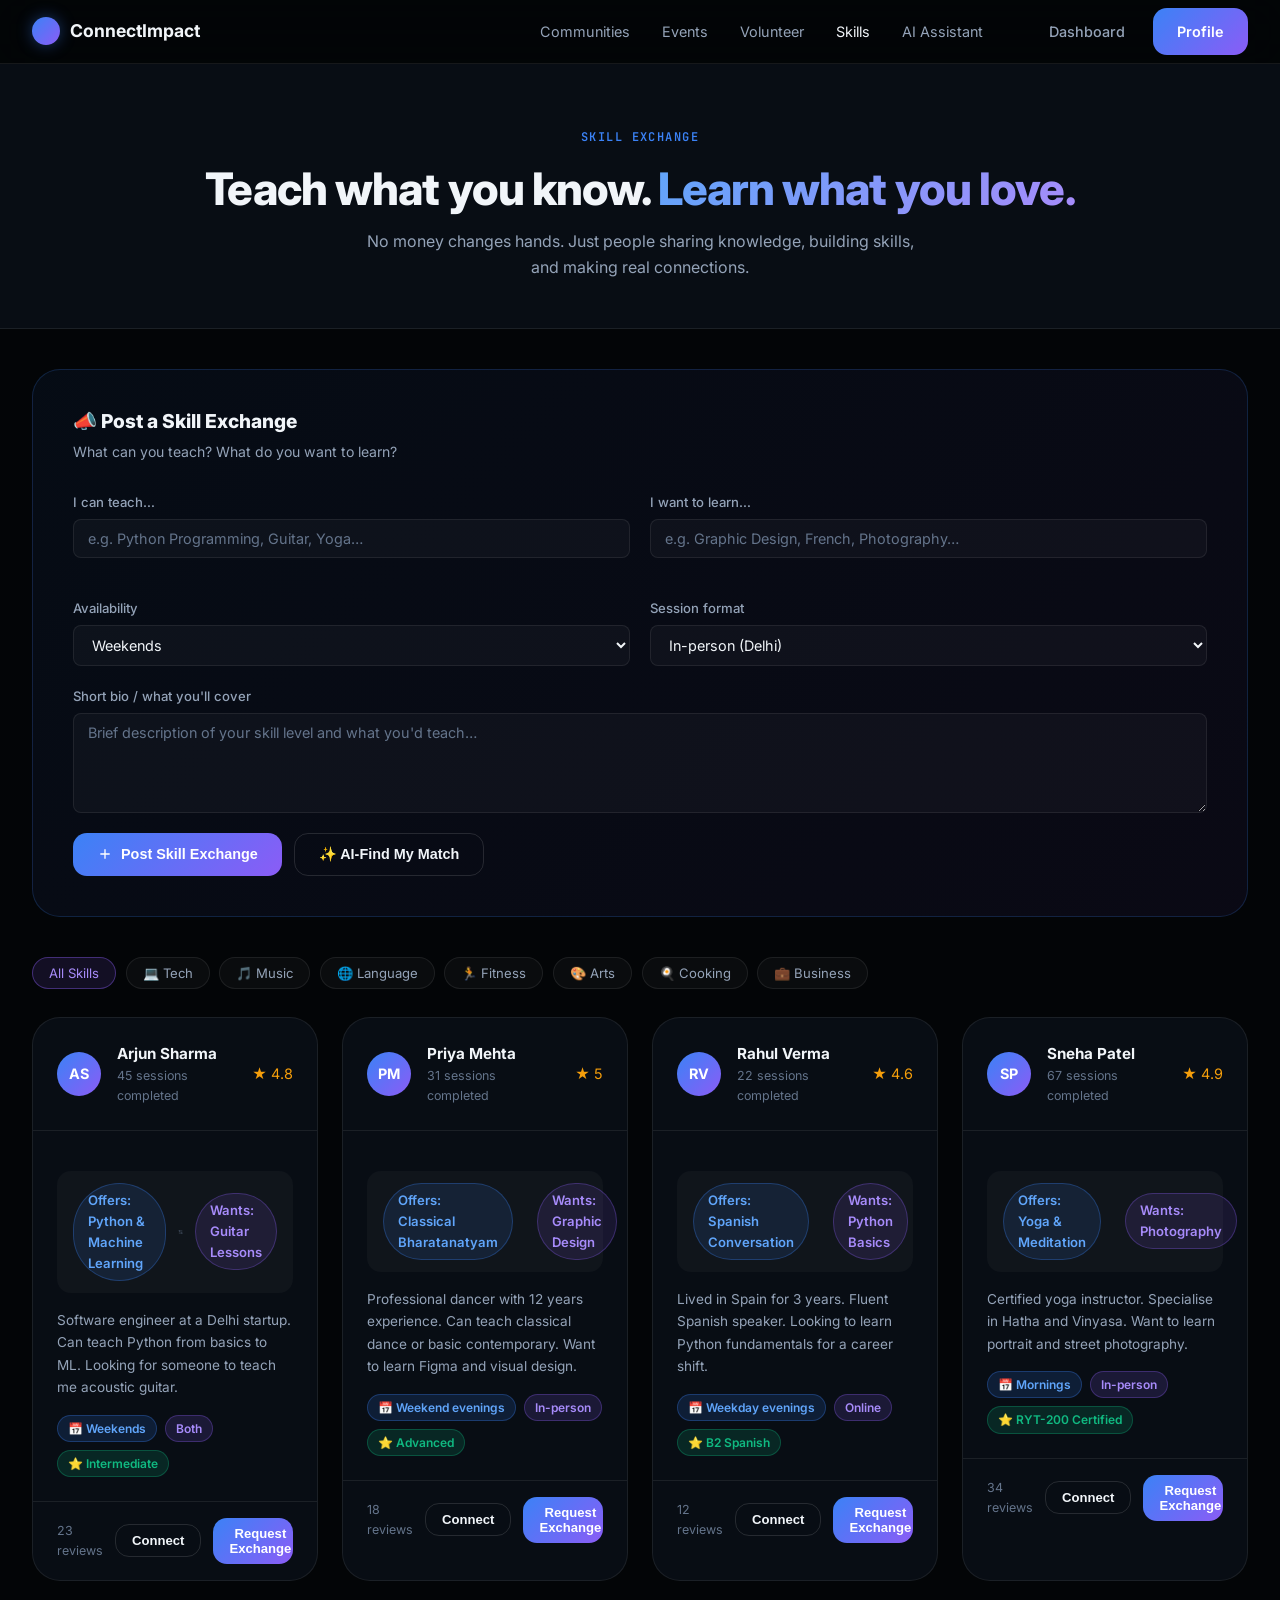
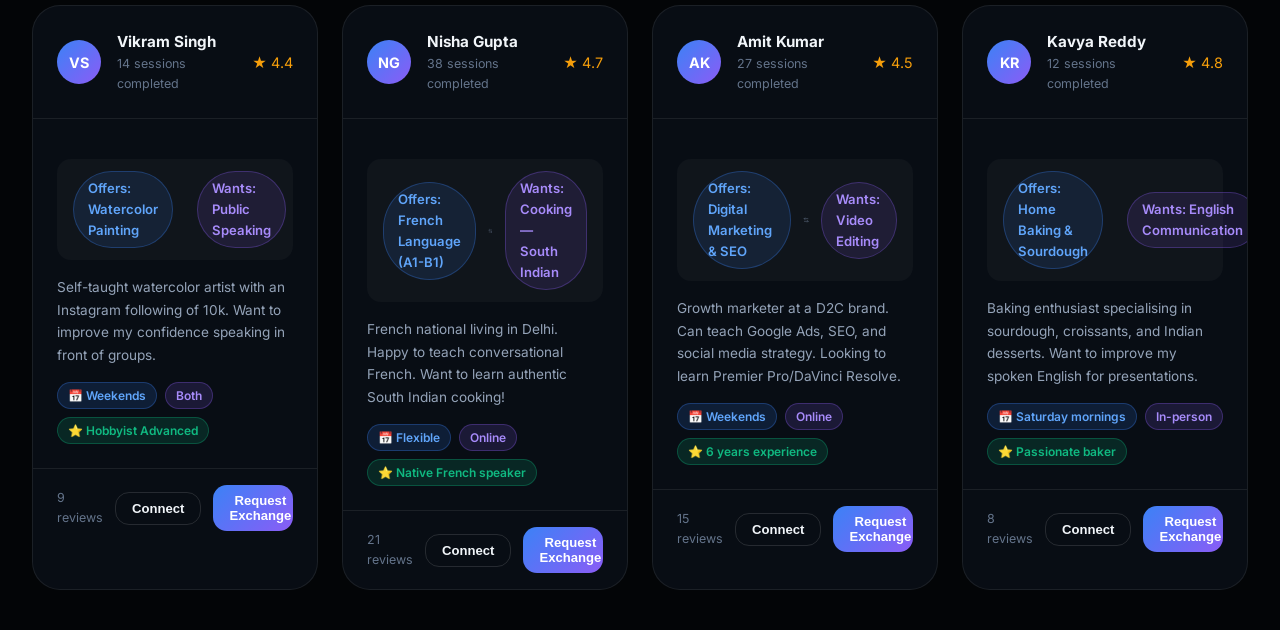
<file: pages/skills.html>
<!DOCTYPE html>
<html lang="en">
<head>
  <meta charset="UTF-8"/>
  <meta name="viewport" content="width=device-width, initial-scale=1.0"/>
  <title>Skill Exchange — ConnectImpact</title>
  <link rel="stylesheet" href="../css/main.css"/>
  <link rel="stylesheet" href="../css/animations.css"/>
  <link href="https://fonts.googleapis.com/css2?family=Inter:wght@300;400;500;600;700;800;900&family=JetBrains+Mono:wght@400;500&display=swap" rel="stylesheet"/>
  <style>
    .page-hero{padding:4rem 2rem 3rem;background:var(--bg-2);border-bottom:1px solid var(--border);text-align:center}
    .skills-layout{max-width:1280px;margin:0 auto;padding:2.5rem 2rem}
    .skill-card{background:var(--bg-2);border:1px solid var(--border);border-radius:var(--radius-xl);padding:0;overflow:hidden;transition:var(--transition)}
    .skill-card:hover{border-color:var(--border-2);transform:translateY(-3px);box-shadow:0 16px 40px rgba(0,0,0,.3)}
    .skill-card-header{padding:1.5rem;border-bottom:1px solid var(--border);display:flex;align-items:center;gap:1rem}
    .skill-card-body{padding:1.5rem}
    .skill-exchange-arrow{display:flex;align-items:center;gap:.75rem;padding:.75rem 1rem;background:var(--surface);border-radius:var(--radius);margin:1rem 0}
    .skill-pill{padding:6px 14px;border-radius:100px;font-size:.82rem;font-weight:600}
    .skill-offer{background:rgba(59,130,246,.12);border:1px solid rgba(59,130,246,.3);color:var(--blue-light)}
    .skill-want{background:rgba(139,92,246,.12);border:1px solid rgba(139,92,246,.3);color:var(--purple-light)}
    .skill-card-footer{padding:1rem 1.5rem;border-top:1px solid var(--border);display:flex;gap:.75rem;align-items:center}
    .star-rating{color:var(--orange);font-size:.9rem}
    .post-skill-form{background:linear-gradient(135deg,rgba(59,130,246,.06),rgba(139,92,246,.06));border:1px solid rgba(59,130,246,.2);border-radius:var(--radius-xl);padding:2.5rem;margin-bottom:2.5rem}
    .form-grid{display:grid;grid-template-columns:1fr 1fr;gap:1.25rem}
    @media(max-width:640px){.form-grid{grid-template-columns:1fr}}
  </style>
</head>
<body>
  <nav class="navbar" id="navbar">
    <div class="nav-inner">
      <a href="../index.html" class="nav-logo"><div class="logo-orb"></div><span>ConnectImpact</span></a>
      <ul class="nav-links">
        <li><a href="communities.html">Communities</a></li>
        <li><a href="events.html">Events</a></li>
        <li><a href="volunteer.html">Volunteer</a></li>
        <li><a href="skills.html" style="color:var(--text);">Skills</a></li>
        <li><a href="ai-assistant.html">AI Assistant</a></li>
      </ul>
      <div class="nav-actions">
        <a href="dashboard.html" class="btn-ghost">Dashboard</a>
        <a href="profile.html" class="btn-primary">Profile</a>
      </div>
    </div>
  </nav>

  <div style="padding-top:64px;">
    <div class="page-hero">
      <div class="section-label">Skill Exchange</div>
      <h1 style="font-size:clamp(1.8rem,4vw,2.8rem);font-weight:800;letter-spacing:-.02em;">Teach what you know. <span class="gradient-text">Learn what you love.</span></h1>
      <p style="color:var(--text-2);margin-top:.75rem;max-width:560px;margin-left:auto;margin-right:auto;">No money changes hands. Just people sharing knowledge, building skills, and making real connections.</p>
    </div>

    <div class="skills-layout">
      <!-- Post a skill -->
      <div class="post-skill-form reveal">
        <h2 style="font-size:1.2rem;font-weight:800;margin-bottom:.5rem;">📣 Post a Skill Exchange</h2>
        <p style="color:var(--text-2);font-size:.88rem;margin-bottom:1.75rem;">What can you teach? What do you want to learn?</p>
        <div class="form-grid">
          <div class="input-group">
            <label class="input-label">I can teach…</label>
            <input type="text" class="input-field" placeholder="e.g. Python Programming, Guitar, Yoga…" id="skill-offer"/>
          </div>
          <div class="input-group">
            <label class="input-label">I want to learn…</label>
            <input type="text" class="input-field" placeholder="e.g. Graphic Design, French, Photography…" id="skill-want"/>
          </div>
          <div class="input-group">
            <label class="input-label">Availability</label>
            <select class="input-field" id="skill-avail">
              <option>Weekends</option><option>Weekday evenings</option><option>Flexible</option><option>Online only</option>
            </select>
          </div>
          <div class="input-group">
            <label class="input-label">Session format</label>
            <select class="input-field" id="skill-format">
              <option>In-person (Delhi)</option><option>Online (Video call)</option><option>Both</option>
            </select>
          </div>
        </div>
        <div class="input-group">
          <label class="input-label">Short bio / what you'll cover</label>
          <textarea class="input-field" rows="2" placeholder="Brief description of your skill level and what you'd teach…" id="skill-bio"></textarea>
        </div>
        <div style="display:flex;gap:.75rem;flex-wrap:wrap;">
          <button class="btn-primary" onclick="postSkill()">
            <svg width="16" height="16" viewBox="0 0 24 24" fill="none" stroke="currentColor" stroke-width="2"><line x1="12" y1="5" x2="12" y2="19"/><line x1="5" y1="12" x2="19" y2="12"/></svg>
            Post Skill Exchange
          </button>
          <button class="btn-outline" onclick="aiMatchSkill()">✨ AI-Find My Match</button>
        </div>
      </div>

      <!-- Filters -->
      <div style="display:flex;gap:.6rem;flex-wrap:wrap;margin-bottom:1.75rem;">
        <button class="filter-btn-sk active" onclick="setSkillFilter('all',this)">All Skills</button>
        <button class="filter-btn-sk" onclick="setSkillFilter('tech',this)">💻 Tech</button>
        <button class="filter-btn-sk" onclick="setSkillFilter('music',this)">🎵 Music</button>
        <button class="filter-btn-sk" onclick="setSkillFilter('language',this)">🌐 Language</button>
        <button class="filter-btn-sk" onclick="setSkillFilter('fitness',this)">🏃 Fitness</button>
        <button class="filter-btn-sk" onclick="setSkillFilter('arts',this)">🎨 Arts</button>
        <button class="filter-btn-sk" onclick="setSkillFilter('cooking',this)">🍳 Cooking</button>
        <button class="filter-btn-sk" onclick="setSkillFilter('business',this)">💼 Business</button>
      </div>
      <style>
        .filter-btn-sk{padding:7px 16px;background:var(--surface);border:1px solid var(--border);border-radius:100px;font-size:.82rem;color:var(--text-2);cursor:pointer;transition:var(--transition);font-family:var(--font)}
        .filter-btn-sk:hover,.filter-btn-sk.active{background:rgba(139,92,246,.12);border-color:rgba(139,92,246,.4);color:var(--purple-light)}
      </style>

      <div class="card-grid" id="skills-grid"></div>
    </div>
  </div>

  <script>
    window.addEventListener('scroll',()=>{document.getElementById('navbar').classList.toggle('scrolled',window.scrollY>20)});

    const skillsData = [
      {id:1,name:'Arjun Sharma',avatar:'AS',offers:'Python & Machine Learning',wants:'Guitar Lessons',category:'tech',level:'Intermediate',rating:4.8,reviews:23,sessions:45,avail:'Weekends',format:'Both',bio:'Software engineer at a Delhi startup. Can teach Python from basics to ML. Looking for someone to teach me acoustic guitar.'},
      {id:2,name:'Priya Mehta',avatar:'PM',offers:'Classical Bharatanatyam',wants:'Graphic Design',category:'music',level:'Advanced',rating:5.0,reviews:18,sessions:31,avail:'Weekend evenings',format:'In-person',bio:'Professional dancer with 12 years experience. Can teach classical dance or basic contemporary. Want to learn Figma and visual design.'},
      {id:3,name:'Rahul Verma',avatar:'RV',offers:'Spanish Conversation',wants:'Python Basics',category:'language',level:'B2 Spanish',rating:4.6,reviews:12,sessions:22,avail:'Weekday evenings',format:'Online',bio:'Lived in Spain for 3 years. Fluent Spanish speaker. Looking to learn Python fundamentals for a career shift.'},
      {id:4,name:'Sneha Patel',avatar:'SP',offers:'Yoga & Meditation',wants:'Photography',category:'fitness',level:'RYT-200 Certified',rating:4.9,reviews:34,sessions:67,avail:'Mornings',format:'In-person',bio:'Certified yoga instructor. Specialise in Hatha and Vinyasa. Want to learn portrait and street photography.'},
      {id:5,name:'Vikram Singh',avatar:'VS',offers:'Watercolor Painting',wants:'Public Speaking',category:'arts',level:'Hobbyist Advanced',rating:4.4,reviews:9,sessions:14,avail:'Weekends',format:'Both',bio:'Self-taught watercolor artist with an Instagram following of 10k. Want to improve my confidence speaking in front of groups.'},
      {id:6,name:'Nisha Gupta',avatar:'NG',offers:'French Language (A1-B1)',wants:'Cooking — South Indian',category:'language',level:'Native French speaker',rating:4.7,reviews:21,sessions:38,avail:'Flexible',format:'Online',bio:'French national living in Delhi. Happy to teach conversational French. Want to learn authentic South Indian cooking!'},
      {id:7,name:'Amit Kumar',avatar:'AK',offers:'Digital Marketing & SEO',wants:'Video Editing',category:'business',level:'6 years experience',rating:4.5,reviews:15,sessions:27,avail:'Weekends',format:'Online',bio:'Growth marketer at a D2C brand. Can teach Google Ads, SEO, and social media strategy. Looking to learn Premier Pro/DaVinci Resolve.'},
      {id:8,name:'Kavya Reddy',avatar:'KR',offers:'Home Baking & Sourdough',wants:'English Communication',category:'cooking',level:'Passionate baker',rating:4.8,reviews:8,sessions:12,avail:'Saturday mornings',format:'In-person',bio:'Baking enthusiast specialising in sourdough, croissants, and Indian desserts. Want to improve my spoken English for presentations.'},
    ];

    let activeSkillFilter = 'all';

    function setSkillFilter(f,btn){
      activeSkillFilter = f;
      document.querySelectorAll('.filter-btn-sk').forEach(b=>b.classList.remove('active'));
      btn.classList.add('active');
      renderSkills();
    }

    function renderSkills(){
      const g = document.getElementById('skills-grid');
      const filtered = skillsData.filter(s => activeSkillFilter === 'all' || s.category === activeSkillFilter);
      g.innerHTML = filtered.map((s,i)=>`
        <div class="skill-card reveal" style="animation-delay:${i*50}ms">
          <div class="skill-card-header">
            <div class="avatar avatar-md">${s.avatar}</div>
            <div style="flex:1">
              <div style="font-weight:700;font-size:.95rem;">${s.name}</div>
              <div style="font-size:.78rem;color:var(--text-3);">${s.sessions} sessions completed</div>
            </div>
            <div class="star-rating">★ ${s.rating}</div>
          </div>
          <div class="skill-card-body">
            <div class="skill-exchange-arrow">
              <span class="skill-pill skill-offer">Offers: ${s.offers}</span>
              <svg width="18" height="18" viewBox="0 0 24 24" fill="none" stroke="var(--text-3)" stroke-width="2"><path d="M8 3L4 7l4 4"/><path d="M4 7h16"/><path d="M16 21l4-4-4-4"/><path d="M20 17H4"/></svg>
              <span class="skill-pill skill-want">Wants: ${s.wants}</span>
            </div>
            <p style="font-size:.85rem;color:var(--text-2);line-height:1.65;margin-bottom:1rem;">${s.bio}</p>
            <div style="display:flex;flex-wrap:wrap;gap:.5rem;">
              <span class="badge badge-blue">📅 ${s.avail}</span>
              <span class="badge badge-purple">${s.format}</span>
              <span class="badge badge-green">⭐ ${s.level}</span>
            </div>
          </div>
          <div class="skill-card-footer">
            <div style="flex:1;font-size:.78rem;color:var(--text-3);">${s.reviews} reviews</div>
            <button class="btn-outline" style="padding:8px 16px;font-size:.82rem;" onclick="connectSkill('${s.name}',this)">Connect</button>
            <button class="btn-primary" style="padding:8px 16px;font-size:.82rem;" onclick="requestExchange('${s.name}','${s.offers}','${s.wants}',this)">Request Exchange</button>
          </div>
        </div>
      `).join('');
      const rv=new IntersectionObserver(e=>e.forEach(en=>{if(en.isIntersecting)en.target.classList.add('visible');}),{threshold:.05});
      g.querySelectorAll('.reveal').forEach(el=>rv.observe(el));
    }

    function requestExchange(name,offer,want,btn){
      btn.textContent='✓ Requested!';
      btn.disabled=true;
      showToast(`Exchange request sent to <strong>${name}</strong>! They'll receive a notification. 🎓`,'success');
    }

    function connectSkill(name,btn){
      btn.textContent='✓ Connected';
      btn.style.borderColor='var(--green)';
      btn.style.color='var(--green)';
      btn.disabled=true;
      showToast(`You're now connected with <strong>${name}</strong>!`,'success');
    }

    async function aiMatchSkill(){
      const offer = document.getElementById('skill-offer').value;
      const want = document.getElementById('skill-want').value;
      if(!offer||!want){showToast('Please fill in what you offer and want first.','info');return;}
      showToast(`AI is finding your best skill match…`,'info');
      // In production would call AI API
      setTimeout(()=>showToast(`Found 3 great matches for ${offer} ↔ ${want}! Scroll down to see suggested matches. ✨`,'success'),1500);
    }

    function postSkill(){
      const offer=document.getElementById('skill-offer').value;
      const want=document.getElementById('skill-want').value;
      if(!offer||!want){showToast('Please fill in both skill fields.','info');return;}
      showToast(`Your skill exchange posted: <strong>${offer} ↔ ${want}</strong>! 🎉`,'success');
      document.getElementById('skill-offer').value='';
      document.getElementById('skill-want').value='';
      document.getElementById('skill-bio').value='';
    }

    function showToast(msg,type){
      let c=document.querySelector('.toast-container');
      if(!c){c=document.createElement('div');c.className='toast-container';document.body.appendChild(c);}
      const t=document.createElement('div');
      t.className=`toast ${type==='success'?'success':''}`;
      t.innerHTML=`<svg width="18" height="18" viewBox="0 0 24 24" fill="none" stroke="${type==='success'?'#10B981':'#60A5FA'}" stroke-width="2"><polyline points="20 6 9 17 4 12"/></svg><span>${msg}</span>`;
      c.appendChild(t);
      setTimeout(()=>{t.style.opacity='0';t.style.transform='translateX(100%)';t.style.transition='.3s';setTimeout(()=>t.remove(),300);},3500);
    }

    const rv=new IntersectionObserver(e=>e.forEach(en=>{if(en.isIntersecting)en.target.classList.add('visible');}),{threshold:.1});
    document.querySelectorAll('.reveal').forEach(el=>rv.observe(el));
    renderSkills();
  </script>
</body>
</html>
</file>
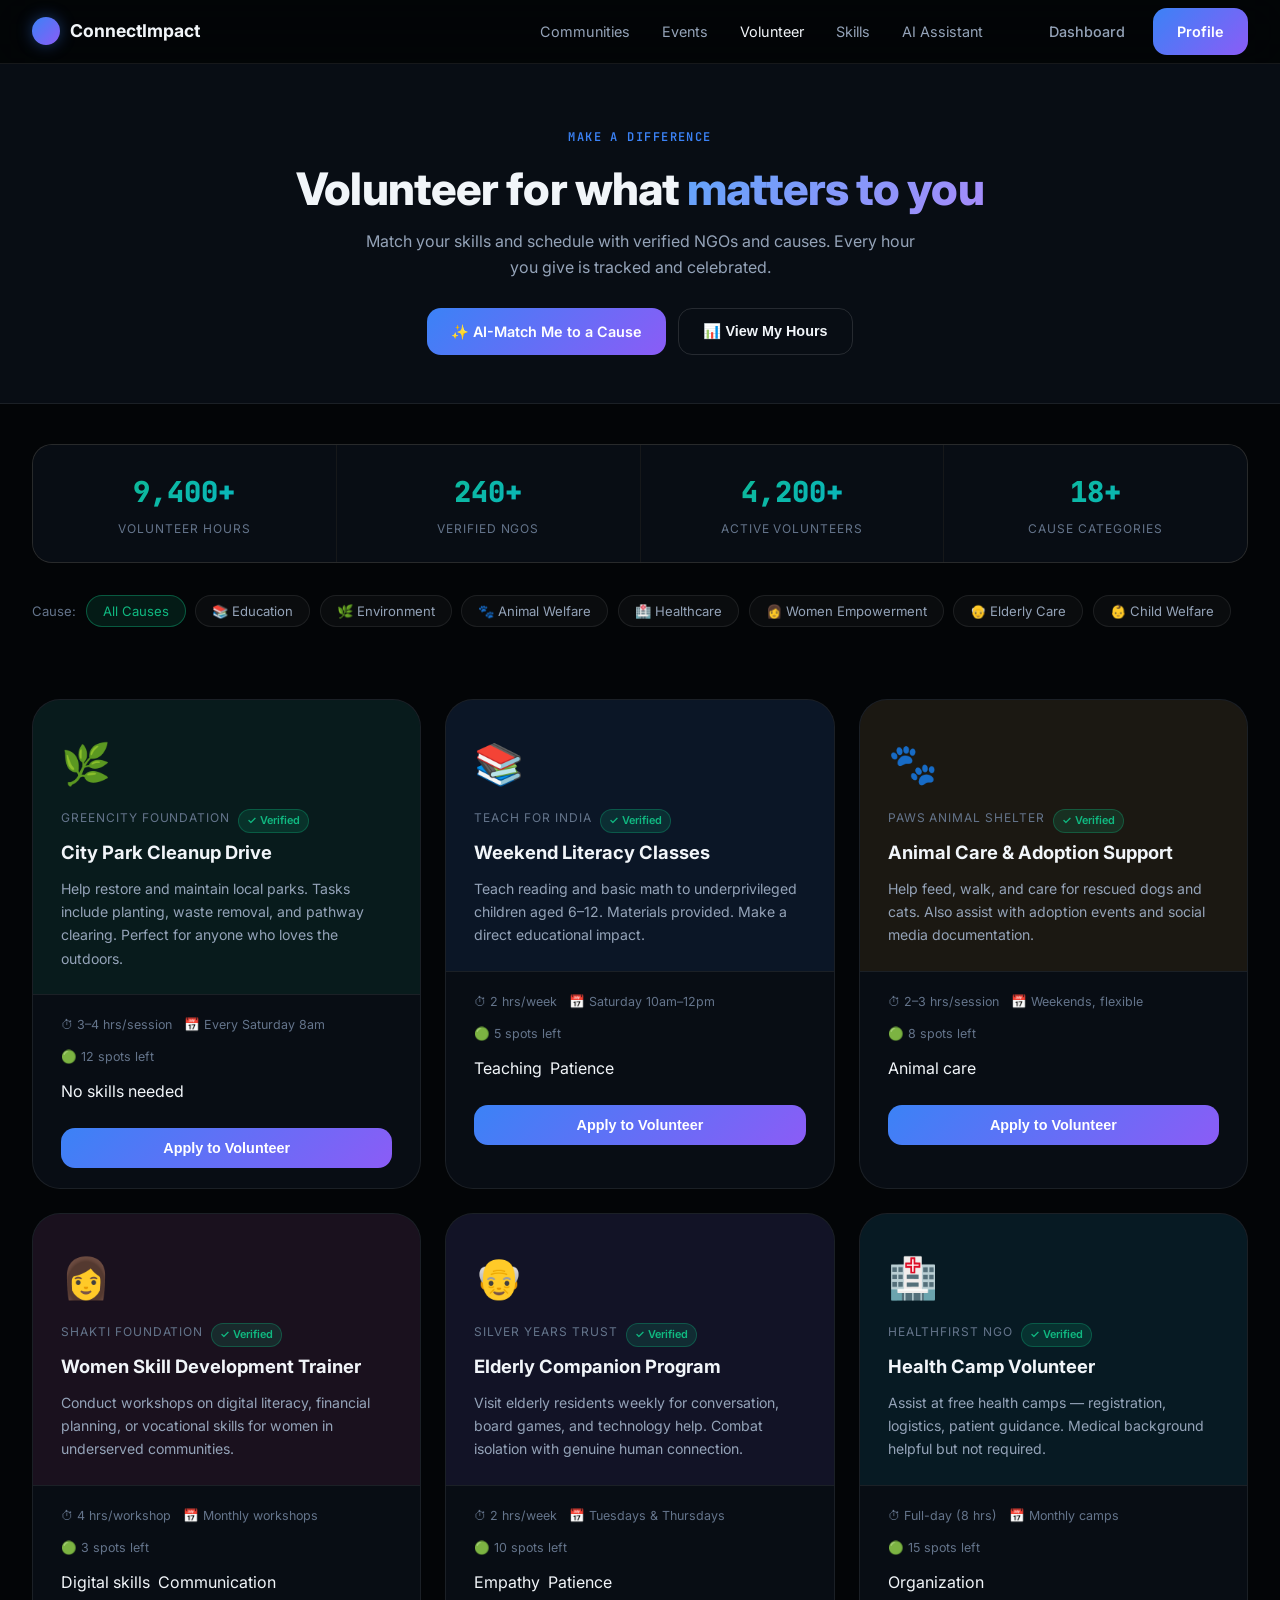
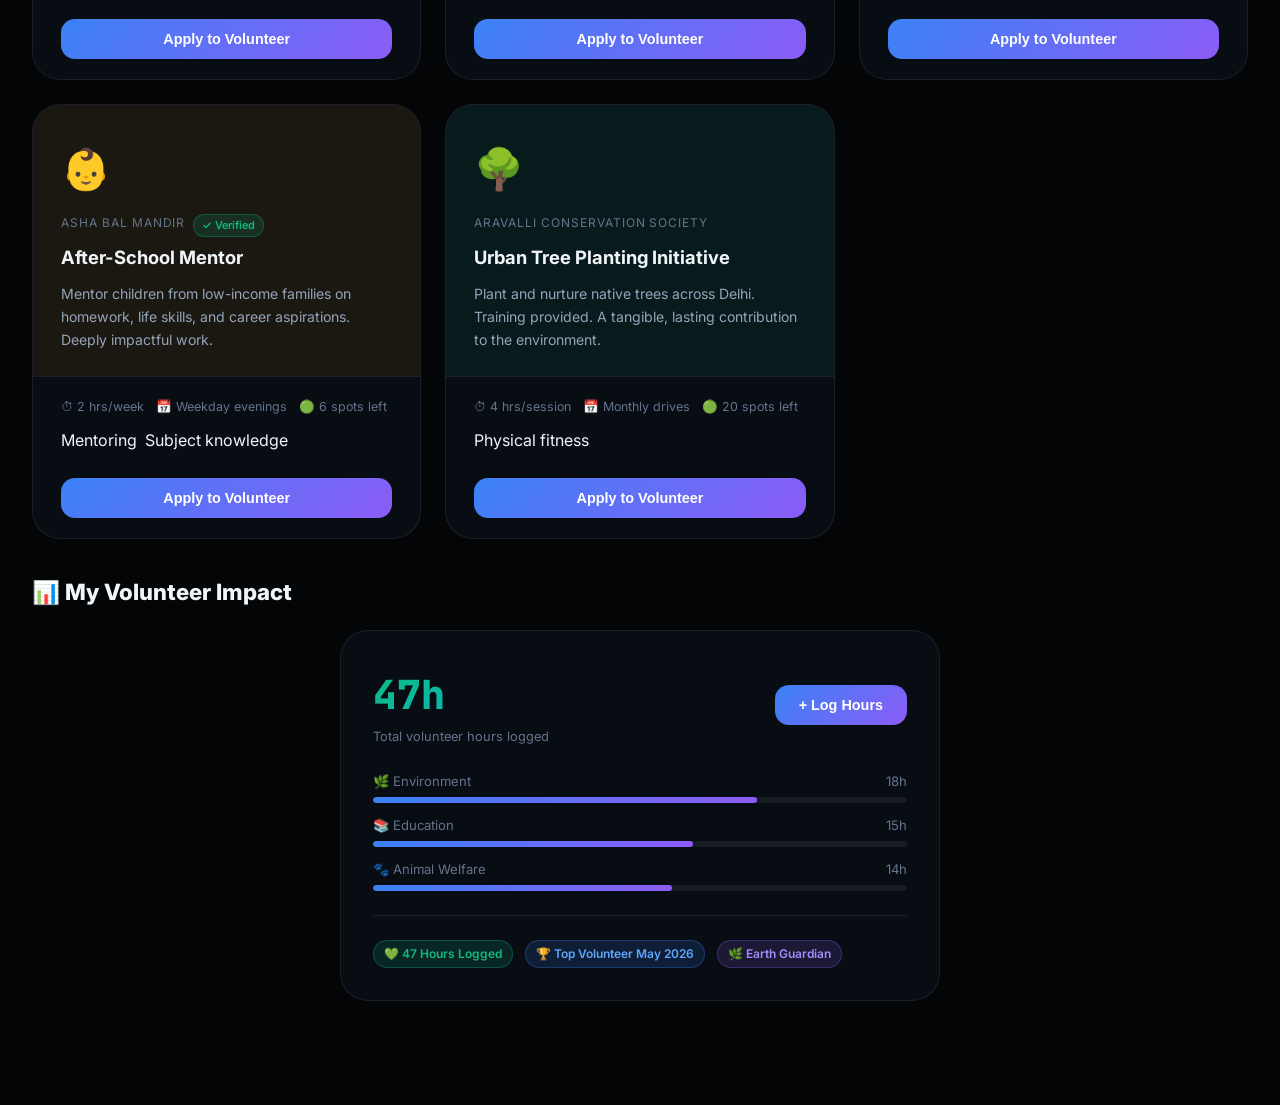
<file: pages/volunteer.html>
<!DOCTYPE html>
<html lang="en">
<head>
  <meta charset="UTF-8"/>
  <meta name="viewport" content="width=device-width, initial-scale=1.0"/>
  <title>Volunteer Hub — ConnectImpact</title>
  <link rel="stylesheet" href="../css/main.css"/>
  <link rel="stylesheet" href="../css/animations.css"/>
  <link href="https://fonts.googleapis.com/css2?family=Inter:wght@300;400;500;600;700;800;900&family=JetBrains+Mono:wght@400;500&display=swap" rel="stylesheet"/>
  <style>
    .page-hero{padding:4rem 2rem 3rem;background:var(--bg-2);border-bottom:1px solid var(--border);text-align:center}
    .volunteer-grid{display:grid;grid-template-columns:repeat(auto-fill,minmax(340px,1fr));gap:1.5rem;max-width:1280px;margin:0 auto;padding:2.5rem 2rem}
    .volunteer-card{background:var(--bg-2);border:1px solid var(--border);border-radius:var(--radius-xl);overflow:hidden;transition:var(--transition)}
    .volunteer-card:hover{border-color:var(--border-2);transform:translateY(-4px);box-shadow:0 20px 50px rgba(0,0,0,.3)}
    .vol-banner{padding:2rem 1.75rem 1.5rem;position:relative}
    .vol-emoji{font-size:2.5rem;margin-bottom:.75rem;display:block}
    .vol-ngo{font-size:.75rem;color:var(--text-3);text-transform:uppercase;letter-spacing:.08em;margin-bottom:.35rem}
    .vol-title{font-size:1.15rem;font-weight:700;margin-bottom:.6rem}
    .vol-desc{font-size:.88rem;color:var(--text-2);line-height:1.65}
    .vol-footer{padding:1.25rem 1.75rem;border-top:1px solid var(--border);display:flex;align-items:center;justify-content:space-between;flex-wrap:wrap;gap:.75rem}
    .vol-meta{display:flex;flex-wrap:wrap;gap:.75rem;font-size:.78rem;color:var(--text-3)}
    .vol-meta span{display:flex;align-items:center;gap:4px}
    .impact-banner{background:linear-gradient(135deg,rgba(16,185,129,.1),rgba(6,182,212,.1));border:1px solid rgba(16,185,129,.2);border-radius:var(--radius-xl);padding:3rem 2rem;text-align:center;max-width:1280px;margin:0 auto 0;padding:2rem}
    .impact-stats{display:grid;grid-template-columns:repeat(4,1fr);gap:1px;background:var(--border);border:1px solid var(--border);border-radius:var(--radius-lg);overflow:hidden;margin-top:2rem}
    .impact-stat{background:var(--bg-2);padding:1.5rem;text-align:center}
    .impact-num{font-size:1.8rem;font-weight:800;font-family:var(--mono);background:linear-gradient(135deg,var(--green),var(--cyan));-webkit-background-clip:text;-webkit-text-fill-color:transparent;background-clip:text}
    .impact-lbl{font-size:.75rem;color:var(--text-3);text-transform:uppercase;letter-spacing:.08em;margin-top:4px}
    .hours-tracker{background:var(--bg-2);border:1px solid var(--border);border-radius:var(--radius-xl);padding:2rem;max-width:600px;margin:0 auto 2.5rem}
    @media(max-width:640px){.volunteer-grid{grid-template-columns:1fr}.impact-stats{grid-template-columns:repeat(2,1fr)}}
  </style>
</head>
<body>
  <nav class="navbar" id="navbar">
    <div class="nav-inner">
      <a href="../index.html" class="nav-logo"><div class="logo-orb"></div><span>ConnectImpact</span></a>
      <ul class="nav-links">
        <li><a href="communities.html">Communities</a></li>
        <li><a href="events.html">Events</a></li>
        <li><a href="volunteer.html" style="color:var(--text);">Volunteer</a></li>
        <li><a href="skills.html">Skills</a></li>
        <li><a href="ai-assistant.html">AI Assistant</a></li>
      </ul>
      <div class="nav-actions">
        <a href="dashboard.html" class="btn-ghost">Dashboard</a>
        <a href="profile.html" class="btn-primary">Profile</a>
      </div>
    </div>
  </nav>

  <div style="padding-top:64px;">
    <div class="page-hero">
      <div class="section-label">Make a Difference</div>
      <h1 style="font-size:clamp(1.8rem,4vw,2.8rem);font-weight:800;letter-spacing:-.02em;">Volunteer for what <span class="gradient-text">matters to you</span></h1>
      <p style="color:var(--text-2);margin-top:.75rem;max-width:560px;margin-left:auto;margin-right:auto;">Match your skills and schedule with verified NGOs and causes. Every hour you give is tracked and celebrated.</p>
      <div style="display:flex;gap:.75rem;justify-content:center;flex-wrap:wrap;margin-top:1.75rem;">
        <a href="ai-assistant.html" class="btn-primary">✨ AI-Match Me to a Cause</a>
        <button class="btn-outline" onclick="document.getElementById('hours-section').scrollIntoView({behavior:'smooth'})">📊 View My Hours</button>
      </div>
    </div>

    <!-- Impact stats -->
    <div style="max-width:1280px;margin:2.5rem auto 0;padding:0 2rem;">
      <div class="impact-stats">
        <div class="impact-stat"><div class="impact-num" data-target="9400">0</div><div class="impact-lbl">Volunteer Hours</div></div>
        <div class="impact-stat"><div class="impact-num" data-target="240">0</div><div class="impact-lbl">Verified NGOs</div></div>
        <div class="impact-stat"><div class="impact-num" data-target="4200">0</div><div class="impact-lbl">Active Volunteers</div></div>
        <div class="impact-stat"><div class="impact-num" data-target="18">0</div><div class="impact-lbl">Cause Categories</div></div>
      </div>
    </div>

    <!-- Category filters -->
    <div style="display:flex;gap:.6rem;flex-wrap:wrap;padding:2rem;max-width:1280px;margin:0 auto;">
      <span style="font-size:.82rem;color:var(--text-3);align-self:center;">Cause:</span>
      <button class="filter-btn active" onclick="setFilter('all',this)">All Causes</button>
      <button class="filter-btn" onclick="setFilter('education',this)">📚 Education</button>
      <button class="filter-btn" onclick="setFilter('environment',this)">🌿 Environment</button>
      <button class="filter-btn" onclick="setFilter('animals',this)">🐾 Animal Welfare</button>
      <button class="filter-btn" onclick="setFilter('healthcare',this)">🏥 Healthcare</button>
      <button class="filter-btn" onclick="setFilter('women',this)">👩 Women Empowerment</button>
      <button class="filter-btn" onclick="setFilter('elderly',this)">👴 Elderly Care</button>
      <button class="filter-btn" onclick="setFilter('children',this)">👶 Child Welfare</button>
    </div>
    <style>
      .filter-btn{padding:7px 16px;background:var(--surface);border:1px solid var(--border);border-radius:100px;font-size:.82rem;color:var(--text-2);cursor:pointer;transition:var(--transition);font-family:var(--font)}
      .filter-btn:hover,.filter-btn.active{background:rgba(16,185,129,.12);border-color:rgba(16,185,129,.4);color:var(--green)}
    </style>

    <!-- Volunteer cards -->
    <div class="volunteer-grid" id="vol-grid"></div>

    <!-- Hours tracker -->
    <div id="hours-section" style="max-width:1280px;margin:0 auto;padding:0 2rem 4rem;">
      <h2 style="font-size:1.4rem;font-weight:800;margin-bottom:1.5rem;">📊 My Volunteer Impact</h2>
      <div class="hours-tracker">
        <div style="display:flex;align-items:center;justify-content:space-between;margin-bottom:1.5rem;">
          <div>
            <div style="font-size:2.5rem;font-weight:900;font-family:var(--mono);background:linear-gradient(135deg,var(--green),var(--cyan));-webkit-background-clip:text;-webkit-text-fill-color:transparent;background-clip:text;">47h</div>
            <div style="font-size:.8rem;color:var(--text-3);">Total volunteer hours logged</div>
          </div>
          <button class="btn-primary" onclick="logHours()">+ Log Hours</button>
        </div>
        <div style="display:flex;flex-direction:column;gap:.75rem;">
          <div><div style="display:flex;justify-content:space-between;font-size:.82rem;color:var(--text-3);margin-bottom:5px;"><span>🌿 Environment</span><span>18h</span></div><div class="progress-bar"><div class="progress-fill" style="width:72%"></div></div></div>
          <div><div style="display:flex;justify-content:space-between;font-size:.82rem;color:var(--text-3);margin-bottom:5px;"><span>📚 Education</span><span>15h</span></div><div class="progress-bar"><div class="progress-fill" style="width:60%"></div></div></div>
          <div><div style="display:flex;justify-content:space-between;font-size:.82rem;color:var(--text-3);margin-bottom:5px;"><span>🐾 Animal Welfare</span><span>14h</span></div><div class="progress-bar"><div class="progress-fill" style="width:56%"></div></div></div>
        </div>
        <div style="margin-top:1.5rem;padding-top:1.5rem;border-top:1px solid var(--border);display:flex;gap:.75rem;flex-wrap:wrap;">
          <span class="badge badge-green">💚 47 Hours Logged</span>
          <span class="badge badge-blue">🏆 Top Volunteer May 2026</span>
          <span class="badge badge-purple">🌿 Earth Guardian</span>
        </div>
      </div>
    </div>
  </div>

  <script>
    window.addEventListener('scroll',()=>{document.getElementById('navbar').classList.toggle('scrolled',window.scrollY>20)});

    const opportunities = [
      {id:1,emoji:'🌿',color:'rgba(16,185,129,.08)',ngo:'GreenCity Foundation',title:'City Park Cleanup Drive',desc:'Help restore and maintain local parks. Tasks include planting, waste removal, and pathway clearing. Perfect for anyone who loves the outdoors.',category:'environment',hours:'3–4 hrs/session',schedule:'Every Saturday 8am',skills:['No skills needed'],slots:12,verified:true},
      {id:2,emoji:'📚',color:'rgba(59,130,246,.08)',ngo:'Teach For India',title:'Weekend Literacy Classes',desc:'Teach reading and basic math to underprivileged children aged 6–12. Materials provided. Make a direct educational impact.',category:'education',hours:'2 hrs/week',schedule:'Saturday 10am–12pm',skills:['Teaching','Patience'],slots:5,verified:true},
      {id:3,emoji:'🐾',color:'rgba(245,158,11,.08)',ngo:'PAWS Animal Shelter',title:'Animal Care & Adoption Support',desc:'Help feed, walk, and care for rescued dogs and cats. Also assist with adoption events and social media documentation.',category:'animals',hours:'2–3 hrs/session',schedule:'Weekends, flexible',skills:['Animal care'],slots:8,verified:true},
      {id:4,emoji:'👩',color:'rgba(236,72,153,.08)',ngo:'Shakti Foundation',title:'Women Skill Development Trainer',desc:'Conduct workshops on digital literacy, financial planning, or vocational skills for women in underserved communities.',category:'women',hours:'4 hrs/workshop',schedule:'Monthly workshops',skills:['Digital skills','Communication'],slots:3,verified:true},
      {id:5,emoji:'👴',color:'rgba(139,92,246,.08)',ngo:'Silver Years Trust',title:'Elderly Companion Program',desc:'Visit elderly residents weekly for conversation, board games, and technology help. Combat isolation with genuine human connection.',category:'elderly',hours:'2 hrs/week',schedule:'Tuesdays & Thursdays',skills:['Empathy','Patience'],slots:10,verified:true},
      {id:6,emoji:'🏥',color:'rgba(6,182,212,.08)',ngo:'HealthFirst NGO',title:'Health Camp Volunteer',desc:'Assist at free health camps — registration, logistics, patient guidance. Medical background helpful but not required.',category:'healthcare',hours:'Full-day (8 hrs)',schedule:'Monthly camps',skills:['Organization'],slots:15,verified:true},
      {id:7,emoji:'👶',color:'rgba(245,158,11,.08)',ngo:'Asha Bal Mandir',title:'After-School Mentor',desc:'Mentor children from low-income families on homework, life skills, and career aspirations. Deeply impactful work.',category:'children',hours:'2 hrs/week',schedule:'Weekday evenings',skills:['Mentoring','Subject knowledge'],slots:6,verified:true},
      {id:8,emoji:'🌳',color:'rgba(16,185,129,.08)',ngo:'Aravalli Conservation Society',title:'Urban Tree Planting Initiative',desc:'Plant and nurture native trees across Delhi. Training provided. A tangible, lasting contribution to the environment.',category:'environment',hours:'4 hrs/session',schedule:'Monthly drives',skills:['Physical fitness'],slots:20,verified:false},
    ];

    let activeFilter = 'all';

    function setFilter(f,btn){
      activeFilter = f;
      document.querySelectorAll('.filter-btn').forEach(b=>b.classList.remove('active'));
      btn.classList.add('active');
      renderOpportunities();
    }

    function renderOpportunities(){
      const g = document.getElementById('vol-grid');
      const filtered = opportunities.filter(o => activeFilter === 'all' || o.category === activeFilter);
      g.innerHTML = filtered.map((o,i)=>`
        <div class="volunteer-card reveal" style="animation-delay:${i*60}ms">
          <div class="vol-banner" style="background:${o.color}">
            <span class="vol-emoji">${o.emoji}</span>
            <div style="display:flex;align-items:center;gap:.5rem;margin-bottom:.3rem;">
              <div class="vol-ngo">${o.ngo}</div>
              ${o.verified?'<span class="badge badge-green" style="font-size:.68rem;padding:2px 8px;">✓ Verified</span>':''}
            </div>
            <div class="vol-title">${o.title}</div>
            <div class="vol-desc">${o.desc}</div>
          </div>
          <div class="vol-footer">
            <div class="vol-meta">
              <span>⏱ ${o.hours}</span>
              <span>📅 ${o.schedule}</span>
              <span>🟢 ${o.slots} spots left</span>
            </div>
            <div style="display:flex;gap:.5rem;flex-wrap:wrap;">
              ${o.skills.map(s=>`<span class="tag">${s}</span>`).join('')}
            </div>
            <button class="btn-primary" style="width:100%;justify-content:center;margin-top:.75rem;" onclick="applyVolunteer('${o.title}',this)">Apply to Volunteer</button>
          </div>
        </div>
      `).join('');
      const rv=new IntersectionObserver(e=>e.forEach(en=>{if(en.isIntersecting)en.target.classList.add('visible');}),{threshold:.05});
      g.querySelectorAll('.reveal').forEach(el=>rv.observe(el));
    }

    function applyVolunteer(title,btn){
      btn.textContent='✓ Applied!';
      btn.style.background='linear-gradient(135deg,var(--green),var(--cyan))';
      btn.disabled=true;
      showToast(`Applied for <strong>${title}</strong>! The NGO will contact you. 💚`,'success');
    }

    function logHours(){
      const h = prompt('How many volunteer hours would you like to log?');
      if(h && !isNaN(h)) showToast(`Logged ${h} volunteer hours! 🎉`,'success');
    }

    function showToast(msg,type){
      let c=document.querySelector('.toast-container');
      if(!c){c=document.createElement('div');c.className='toast-container';document.body.appendChild(c);}
      const t=document.createElement('div');
      t.className=`toast ${type==='success'?'success':''}`;
      t.innerHTML=`<svg width="18" height="18" viewBox="0 0 24 24" fill="none" stroke="${type==='success'?'#10B981':'#60A5FA'}" stroke-width="2"><polyline points="20 6 9 17 4 12"/></svg><span>${msg}</span>`;
      c.appendChild(t);
      setTimeout(()=>{t.style.opacity='0';t.style.transform='translateX(100%)';t.style.transition='.3s';setTimeout(()=>t.remove(),300);},3500);
    }

    // Counter animation
    const obs=new IntersectionObserver(e=>{if(e[0].isIntersecting){document.querySelectorAll('[data-target]').forEach(el=>{const t=parseInt(el.dataset.target),d=1500,s=performance.now();(function step(n){const prog=Math.min((n-s)/d,1),v=Math.floor((1-Math.pow(1-prog,3))*t);el.textContent=v.toLocaleString()+'+'+(prog<1?'':'');if(prog<1)requestAnimationFrame(step);})(performance.now());});obs.disconnect();}},{threshold:.3});
    const statsEl=document.querySelector('.impact-stats');
    if(statsEl)obs.observe(statsEl);

    const rv=new IntersectionObserver(e=>e.forEach(en=>{if(en.isIntersecting)en.target.classList.add('visible');}),{threshold:.1});
    document.querySelectorAll('.reveal').forEach(el=>rv.observe(el));

    renderOpportunities();
  </script>
</body>
</html>
</file>
<file: css/main.css>
/* ===========================
   CONNECTIMPACT — MAIN STYLES
   =========================== */

*, *::before, *::after { box-sizing: border-box; margin: 0; padding: 0; }

:root {
  --bg: #030507;
  --bg-2: #080d14;
  --bg-3: #0d1420;
  --surface: rgba(255,255,255,0.03);
  --surface-2: rgba(255,255,255,0.06);
  --border: rgba(255,255,255,0.08);
  --border-2: rgba(255,255,255,0.12);

  --blue: #3B82F6;
  --blue-light: #60A5FA;
  --blue-glow: rgba(59,130,246,0.4);
  --purple: #8B5CF6;
  --purple-light: #A78BFA;
  --purple-glow: rgba(139,92,246,0.4);
  --cyan: #06B6D4;
  --green: #10B981;
  --orange: #F59E0B;
  --pink: #EC4899;

  --text: #F1F5F9;
  --text-2: #94A3B8;
  --text-3: #64748B;

  --radius: 14px;
  --radius-sm: 8px;
  --radius-lg: 20px;
  --radius-xl: 28px;

  --transition: 0.25s cubic-bezier(0.4, 0, 0.2, 1);
  --font: 'Inter', -apple-system, sans-serif;
  --mono: 'JetBrains Mono', monospace;
}

html { scroll-behavior: smooth; }

body {
  font-family: var(--font);
  background: var(--bg);
  color: var(--text);
  line-height: 1.6;
  overflow-x: hidden;
}

/* ======= SCROLLBAR ======= */
::-webkit-scrollbar { width: 6px; }
::-webkit-scrollbar-track { background: var(--bg-2); }
::-webkit-scrollbar-thumb { background: var(--border-2); border-radius: 3px; }
::-webkit-scrollbar-thumb:hover { background: var(--blue); }

/* ======= TYPOGRAPHY ======= */
h1, h2, h3, h4 { font-weight: 700; line-height: 1.2; }
p { color: var(--text-2); }
a { text-decoration: none; color: inherit; }

.gradient-text {
  background: linear-gradient(135deg, var(--blue-light), var(--purple-light));
  -webkit-background-clip: text;
  -webkit-text-fill-color: transparent;
  background-clip: text;
}

/* ======= BUTTONS ======= */
.btn-primary {
  display: inline-flex;
  align-items: center;
  gap: 8px;
  padding: 12px 24px;
  background: linear-gradient(135deg, var(--blue), var(--purple));
  color: #fff;
  border-radius: var(--radius);
  font-weight: 600;
  font-size: 0.9rem;
  cursor: pointer;
  transition: var(--transition);
  border: none;
  position: relative;
  overflow: hidden;
}
.btn-primary::before {
  content: '';
  position: absolute;
  inset: 0;
  background: linear-gradient(135deg, var(--blue-light), var(--purple-light));
  opacity: 0;
  transition: var(--transition);
}
.btn-primary:hover::before { opacity: 1; }
.btn-primary:hover { transform: translateY(-2px); box-shadow: 0 8px 30px var(--blue-glow); }
.btn-primary > * { position: relative; z-index: 1; }

.btn-outline {
  display: inline-flex;
  align-items: center;
  gap: 8px;
  padding: 12px 24px;
  background: transparent;
  color: var(--text);
  border: 1px solid var(--border-2);
  border-radius: var(--radius);
  font-weight: 600;
  font-size: 0.9rem;
  cursor: pointer;
  transition: var(--transition);
}
.btn-outline:hover {
  border-color: var(--blue);
  color: var(--blue-light);
  background: rgba(59,130,246,0.08);
  transform: translateY(-2px);
}

.btn-ghost {
  display: inline-flex;
  align-items: center;
  gap: 8px;
  padding: 12px 20px;
  color: var(--text-2);
  border-radius: var(--radius);
  font-weight: 500;
  font-size: 0.9rem;
  transition: var(--transition);
}
.btn-ghost:hover { color: var(--text); background: var(--surface-2); }

.btn-large { padding: 16px 32px; font-size: 1rem; }

/* ======= NAVBAR ======= */
.navbar {
  position: fixed;
  top: 0; left: 0; right: 0;
  z-index: 1000;
  padding: 0 2rem;
  height: 64px;
  display: flex;
  align-items: center;
  background: rgba(3,5,7,0.8);
  backdrop-filter: blur(20px);
  border-bottom: 1px solid var(--border);
  transition: var(--transition);
}
.navbar.scrolled {
  background: rgba(3,5,7,0.95);
  border-color: var(--border-2);
}
.nav-inner {
  max-width: 1280px;
  width: 100%;
  margin: 0 auto;
  display: flex;
  align-items: center;
  gap: 2rem;
}
.nav-logo {
  display: flex;
  align-items: center;
  gap: 10px;
  font-size: 1.1rem;
  font-weight: 700;
  white-space: nowrap;
}
.logo-orb {
  width: 28px; height: 28px;
  background: linear-gradient(135deg, var(--blue), var(--purple));
  border-radius: 50%;
  box-shadow: 0 0 16px var(--blue-glow);
  flex-shrink: 0;
}
.nav-links {
  display: flex;
  align-items: center;
  gap: 0.25rem;
  list-style: none;
  margin-left: auto;
}
.nav-links a {
  padding: 6px 14px;
  border-radius: var(--radius-sm);
  font-size: 0.9rem;
  color: var(--text-2);
  transition: var(--transition);
}
.nav-links a:hover { color: var(--text); background: var(--surface-2); }
.nav-actions { display: flex; align-items: center; gap: 0.5rem; }
.nav-hamburger {
  display: none;
  flex-direction: column;
  gap: 5px;
  background: none;
  border: none;
  cursor: pointer;
  padding: 4px;
  margin-left: auto;
}
.nav-hamburger span {
  display: block;
  width: 22px; height: 2px;
  background: var(--text-2);
  border-radius: 2px;
  transition: var(--transition);
}

/* ======= HERO ======= */
.hero {
  min-height: 100vh;
  display: flex;
  flex-direction: column;
  align-items: center;
  justify-content: center;
  position: relative;
  padding: 120px 2rem 0;
  overflow: hidden;
  text-align: center;
}
#neural-canvas {
  position: absolute;
  inset: 0;
  width: 100%; height: 100%;
  opacity: 0.6;
  pointer-events: none;
}
.hero-glow {
  position: absolute;
  border-radius: 50%;
  filter: blur(80px);
  pointer-events: none;
}
.glow-1 {
  width: 600px; height: 600px;
  background: radial-gradient(circle, rgba(59,130,246,0.15), transparent 70%);
  top: -100px; left: 50%;
  transform: translateX(-50%);
}
.glow-2 {
  width: 400px; height: 400px;
  background: radial-gradient(circle, rgba(139,92,246,0.12), transparent 70%);
  bottom: 100px; left: 10%;
}
.glow-3 {
  width: 300px; height: 300px;
  background: radial-gradient(circle, rgba(6,182,212,0.1), transparent 70%);
  top: 200px; right: 10%;
}
.hero-content {
  position: relative;
  z-index: 2;
  max-width: 760px;
}
.hero-badge {
  display: inline-flex;
  align-items: center;
  gap: 8px;
  padding: 6px 14px 6px 10px;
  background: rgba(59,130,246,0.1);
  border: 1px solid rgba(59,130,246,0.3);
  border-radius: 100px;
  font-size: 0.8rem;
  font-weight: 500;
  color: var(--blue-light);
  margin-bottom: 2rem;
}
.badge-dot {
  width: 7px; height: 7px;
  background: var(--blue);
  border-radius: 50%;
  box-shadow: 0 0 8px var(--blue);
  animation: pulse-dot 2s ease-in-out infinite;
}
@keyframes pulse-dot {
  0%, 100% { opacity: 1; transform: scale(1); }
  50% { opacity: 0.5; transform: scale(0.8); }
}
.hero-title {
  font-size: clamp(2.5rem, 6vw, 4.5rem);
  font-weight: 900;
  line-height: 1.08;
  letter-spacing: -0.03em;
  margin-bottom: 1.5rem;
}
.hero-subtitle {
  font-size: 1.15rem;
  color: var(--text-2);
  max-width: 580px;
  margin: 0 auto 2.5rem;
  line-height: 1.7;
}
.hero-subtitle strong { color: var(--text); }
.hero-actions {
  display: flex;
  align-items: center;
  justify-content: center;
  gap: 1rem;
  flex-wrap: wrap;
  margin-bottom: 4rem;
}

/* AI ORB */
.ai-orb-container {
  position: absolute;
  right: -60px; top: 50%;
  transform: translateY(-50%);
  width: 160px; height: 160px;
  display: flex;
  align-items: center;
  justify-content: center;
  flex-direction: column;
  cursor: pointer;
  z-index: 3;
}
.orb-ring {
  position: absolute;
  border-radius: 50%;
  border: 1px solid rgba(59,130,246,0.3);
  animation: orbit-spin 8s linear infinite;
}
.ring-1 { width: 100%; height: 100%; animation-duration: 8s; }
.ring-2 { width: 80%; height: 80%; animation-duration: 12s; animation-direction: reverse; border-color: rgba(139,92,246,0.3); }
.ring-3 { width: 60%; height: 60%; animation-duration: 6s; border-color: rgba(6,182,212,0.3); }
@keyframes orbit-spin {
  from { transform: rotate(0deg); }
  to { transform: rotate(360deg); }
}
.orb-core {
  width: 56px; height: 56px;
  background: linear-gradient(135deg, var(--blue), var(--purple));
  border-radius: 50%;
  display: flex;
  align-items: center;
  justify-content: center;
  box-shadow: 0 0 40px var(--blue-glow), 0 0 80px rgba(139,92,246,0.2);
  animation: orb-float 3s ease-in-out infinite;
}
@keyframes orb-float {
  0%, 100% { transform: translateY(0); }
  50% { transform: translateY(-8px); }
}
.orb-label {
  margin-top: 80px;
  font-size: 0.75rem;
  color: var(--text-3);
  font-family: var(--mono);
}

/* STATS */
.hero-stats {
  display: grid;
  grid-template-columns: repeat(4, 1fr);
  gap: 1px;
  width: 100%;
  max-width: 900px;
  margin: 0 auto;
  position: relative;
  z-index: 2;
  background: var(--border);
  border-top: 1px solid var(--border);
  border-bottom: 1px solid var(--border);
}
.stat-card {
  padding: 2rem 1.5rem;
  background: var(--bg);
  text-align: center;
  transition: var(--transition);
}
.stat-card:hover { background: var(--bg-2); }
.stat-num {
  font-size: 2rem;
  font-weight: 800;
  background: linear-gradient(135deg, var(--blue-light), var(--purple-light));
  -webkit-background-clip: text;
  -webkit-text-fill-color: transparent;
  background-clip: text;
  font-variant-numeric: tabular-nums;
}
.stat-label {
  font-size: 0.8rem;
  color: var(--text-3);
  margin-top: 4px;
  text-transform: uppercase;
  letter-spacing: 0.08em;
}

/* ======= SECTIONS ======= */
section { padding: 6rem 2rem; }
.section-label {
  font-size: 0.75rem;
  font-weight: 600;
  letter-spacing: 0.12em;
  text-transform: uppercase;
  color: var(--blue);
  margin-bottom: 1rem;
  font-family: var(--mono);
}
.section-title {
  font-size: clamp(1.8rem, 4vw, 2.8rem);
  font-weight: 800;
  letter-spacing: -0.02em;
  margin-bottom: 1rem;
  max-width: 640px;
}
.section-sub {
  font-size: 1.05rem;
  color: var(--text-2);
  max-width: 560px;
  margin-bottom: 3.5rem;
}

/* ======= FEATURES ======= */
.features-section {
  max-width: 1280px;
  margin: 0 auto;
  padding: 6rem 2rem;
}
.features-grid {
  display: grid;
  grid-template-columns: repeat(3, 1fr);
  gap: 1.5px;
  background: var(--border);
  border: 1px solid var(--border);
  border-radius: var(--radius-xl);
  overflow: hidden;
}
.feature-card {
  padding: 2.5rem 2rem;
  background: var(--bg-2);
  transition: var(--transition);
  cursor: default;
}
.feature-card:hover {
  background: var(--bg-3);
}
.feature-icon {
  width: 48px; height: 48px;
  border-radius: var(--radius);
  display: flex;
  align-items: center;
  justify-content: center;
  margin-bottom: 1.5rem;
}
.icon-blue { background: rgba(59,130,246,0.12); color: var(--blue-light); }
.icon-purple { background: rgba(139,92,246,0.12); color: var(--purple-light); }
.icon-green { background: rgba(16,185,129,0.12); color: var(--green); }
.icon-orange { background: rgba(245,158,11,0.12); color: var(--orange); }
.icon-cyan { background: rgba(6,182,212,0.12); color: var(--cyan); }
.icon-pink { background: rgba(236,72,153,0.12); color: var(--pink); }

.feature-card h3 {
  font-size: 1.1rem;
  font-weight: 700;
  margin-bottom: 0.75rem;
}
.feature-card p {
  font-size: 0.9rem;
  color: var(--text-2);
  line-height: 1.7;
  margin-bottom: 1.5rem;
}
.feature-link {
  display: inline-flex;
  align-items: center;
  gap: 4px;
  font-size: 0.85rem;
  font-weight: 600;
  color: var(--blue-light);
  transition: var(--transition);
}
.feature-link:hover { gap: 8px; }

/* ======= HOW IT WORKS ======= */
.how-section {
  max-width: 1280px;
  margin: 0 auto;
  padding: 6rem 2rem;
}
.steps-container {
  display: flex;
  align-items: flex-start;
  gap: 0;
  margin-top: 3rem;
}
.step {
  flex: 1;
  padding: 2rem;
}
.step-connector {
  width: 60px;
  height: 1px;
  background: linear-gradient(90deg, var(--blue), var(--purple));
  margin-top: 2.5rem;
  flex-shrink: 0;
}
.step-number {
  font-size: 3rem;
  font-weight: 900;
  font-family: var(--mono);
  background: linear-gradient(135deg, var(--blue), var(--purple));
  -webkit-background-clip: text;
  -webkit-text-fill-color: transparent;
  background-clip: text;
  margin-bottom: 1rem;
  line-height: 1;
}
.step h3 { font-size: 1.1rem; margin-bottom: 0.75rem; }
.step p { font-size: 0.9rem; color: var(--text-2); line-height: 1.7; }

/* ======= AI SECTION ======= */
.ai-section {
  background: var(--bg-2);
  border-top: 1px solid var(--border);
  border-bottom: 1px solid var(--border);
  padding: 6rem 2rem;
}
.ai-section-inner {
  max-width: 1280px;
  margin: 0 auto;
  display: grid;
  grid-template-columns: 1fr 1fr;
  gap: 5rem;
  align-items: center;
}
.ai-text h2 { font-size: clamp(1.8rem, 3vw, 2.5rem); font-weight: 800; letter-spacing: -0.02em; margin-bottom: 1rem; max-width: 440px; }
.ai-text p { margin-bottom: 1.5rem; line-height: 1.7; }
.ai-features-list {
  list-style: none;
  margin-bottom: 2rem;
}
.ai-features-list li {
  display: flex;
  align-items: center;
  gap: 10px;
  padding: 8px 0;
  font-size: 0.9rem;
  color: var(--text-2);
  border-bottom: 1px solid var(--border);
}
.ai-features-list li svg { color: var(--green); flex-shrink: 0; }
.ai-features-list li:last-child { border: none; }

/* AI CHAT PREVIEW */
.ai-chat-preview {
  background: var(--bg-3);
  border: 1px solid var(--border-2);
  border-radius: var(--radius-xl);
  overflow: hidden;
  box-shadow: 0 40px 80px rgba(0,0,0,0.4), 0 0 0 1px var(--border);
}
.chat-header {
  display: flex;
  align-items: center;
  gap: 12px;
  padding: 1.25rem 1.5rem;
  border-bottom: 1px solid var(--border);
  background: var(--surface-2);
}
.chat-avatar { width: 38px; height: 38px; display: flex; align-items: center; justify-content: center; }
.orb-mini {
  width: 38px; height: 38px;
  background: linear-gradient(135deg, var(--blue), var(--purple));
  border-radius: 50%;
  box-shadow: 0 0 20px var(--blue-glow);
  animation: orb-float 2s ease-in-out infinite;
}
.chat-name { font-weight: 600; font-size: 0.95rem; }
.chat-status { font-size: 0.75rem; color: var(--green); }
.chat-messages { padding: 1.5rem; display: flex; flex-direction: column; gap: 1rem; }
.chat-msg {
  padding: 12px 16px;
  border-radius: var(--radius);
  font-size: 0.88rem;
  line-height: 1.6;
  max-width: 85%;
}
.ai-msg {
  background: var(--surface-2);
  border: 1px solid var(--border);
  color: var(--text);
  align-self: flex-start;
}
.user-msg {
  background: linear-gradient(135deg, var(--blue), var(--purple));
  color: #fff;
  align-self: flex-end;
}
.chat-typing {
  display: flex;
  align-items: center;
  gap: 4px;
  padding: 12px 16px;
  background: var(--surface-2);
  border: 1px solid var(--border);
  border-radius: var(--radius);
  width: fit-content;
}
.chat-typing span {
  width: 6px; height: 6px;
  background: var(--text-3);
  border-radius: 50%;
  animation: typing-bounce 1.2s ease-in-out infinite;
}
.chat-typing span:nth-child(2) { animation-delay: 0.2s; }
.chat-typing span:nth-child(3) { animation-delay: 0.4s; }
@keyframes typing-bounce {
  0%, 60%, 100% { transform: translateY(0); }
  30% { transform: translateY(-6px); }
}

/* ======= CATEGORIES ======= */
.categories-section {
  max-width: 1280px;
  margin: 0 auto;
  padding: 6rem 2rem;
}
.categories-grid {
  display: flex;
  flex-wrap: wrap;
  gap: 0.75rem;
  margin-top: 2.5rem;
}
.cat-pill {
  display: flex;
  align-items: center;
  gap: 8px;
  padding: 10px 18px;
  background: var(--surface);
  border: 1px solid var(--border);
  border-radius: 100px;
  font-size: 0.88rem;
  color: var(--text-2);
  cursor: pointer;
  transition: var(--transition);
}
.cat-pill:hover {
  background: rgba(59,130,246,0.1);
  border-color: rgba(59,130,246,0.4);
  color: var(--blue-light);
  transform: translateY(-2px);
}

/* ======= GAMIFICATION ======= */
.gamification-section {
  background: var(--bg-2);
  border-top: 1px solid var(--border);
  border-bottom: 1px solid var(--border);
  padding: 5rem 2rem;
}
.game-inner {
  max-width: 1280px;
  margin: 0 auto;
  display: grid;
  grid-template-columns: 1fr 1fr;
  gap: 4rem;
  align-items: center;
}
.game-text h2 { font-size: clamp(1.8rem, 3vw, 2.2rem); font-weight: 800; letter-spacing: -0.02em; margin-bottom: 1rem; }
.game-text p { font-size: 0.95rem; color: var(--text-2); line-height: 1.7; }
.levels-display {
  display: flex;
  flex-direction: column;
  gap: 0.75rem;
}
.level-badge {
  display: flex;
  align-items: center;
  gap: 14px;
  padding: 14px 20px;
  background: var(--surface);
  border: 1px solid var(--border);
  border-radius: var(--radius);
  font-size: 0.9rem;
  color: var(--text-3);
  transition: var(--transition);
}
.level-badge span { font-size: 1.2rem; }
.level-badge div { font-weight: 500; }
.level-badge.active {
  background: rgba(59,130,246,0.1);
  border-color: rgba(59,130,246,0.4);
  color: var(--blue-light);
  box-shadow: 0 0 20px rgba(59,130,246,0.1);
}

/* ======= CTA ======= */
.cta-section {
  text-align: center;
  padding: 8rem 2rem;
  position: relative;
  overflow: hidden;
}
.cta-glow {
  position: absolute;
  width: 600px; height: 600px;
  background: radial-gradient(circle, rgba(59,130,246,0.1), transparent 70%);
  left: 50%; top: 50%;
  transform: translate(-50%, -50%);
  border-radius: 50%;
  pointer-events: none;
}
.cta-section h2 { font-size: clamp(2rem, 4vw, 3rem); font-weight: 800; letter-spacing: -0.02em; margin-bottom: 1.25rem; max-width: 640px; margin-left: auto; margin-right: auto; }
.cta-section p { color: var(--text-2); font-size: 1.05rem; margin-bottom: 2.5rem; }
.cta-actions { display: flex; justify-content: center; gap: 1rem; flex-wrap: wrap; }

/* ======= FOOTER ======= */
.footer {
  background: var(--bg-2);
  border-top: 1px solid var(--border);
  padding: 4rem 2rem 2rem;
}
.footer-inner {
  max-width: 1280px;
  margin: 0 auto;
  display: grid;
  grid-template-columns: 1fr 2fr;
  gap: 4rem;
  padding-bottom: 3rem;
  border-bottom: 1px solid var(--border);
}
.footer-brand p { font-size: 0.88rem; color: var(--text-3); margin-top: 1rem; max-width: 240px; }
.footer-links { display: grid; grid-template-columns: repeat(3, 1fr); gap: 2rem; }
.footer-col h4 { font-size: 0.85rem; font-weight: 600; color: var(--text); margin-bottom: 1rem; text-transform: uppercase; letter-spacing: 0.06em; }
.footer-col a { display: block; font-size: 0.88rem; color: var(--text-3); padding: 4px 0; transition: var(--transition); }
.footer-col a:hover { color: var(--text); }
.footer-bottom {
  max-width: 1280px;
  margin: 0 auto;
  padding-top: 2rem;
  font-size: 0.82rem;
  color: var(--text-3);
}

/* ======= GLASS CARD ======= */
.glass-card {
  background: rgba(255,255,255,0.03);
  backdrop-filter: blur(16px);
  border: 1px solid var(--border);
  border-radius: var(--radius-lg);
}

/* ======= INNER PAGE LAYOUT ======= */
.page-layout {
  display: flex;
  min-height: 100vh;
  padding-top: 64px;
}
.sidebar {
  width: 240px;
  flex-shrink: 0;
  background: var(--bg-2);
  border-right: 1px solid var(--border);
  padding: 2rem 0;
  position: fixed;
  top: 64px; left: 0;
  height: calc(100vh - 64px);
  overflow-y: auto;
  z-index: 100;
}
.sidebar-nav { display: flex; flex-direction: column; gap: 2px; padding: 0 0.75rem; }
.sidebar-item {
  display: flex;
  align-items: center;
  gap: 12px;
  padding: 10px 14px;
  border-radius: var(--radius-sm);
  font-size: 0.88rem;
  color: var(--text-2);
  cursor: pointer;
  transition: var(--transition);
  text-decoration: none;
}
.sidebar-item:hover { background: var(--surface-2); color: var(--text); }
.sidebar-item.active { background: rgba(59,130,246,0.12); color: var(--blue-light); }
.sidebar-item svg { flex-shrink: 0; }
.sidebar-label {
  font-size: 0.7rem;
  font-weight: 600;
  letter-spacing: 0.1em;
  text-transform: uppercase;
  color: var(--text-3);
  padding: 16px 20px 8px;
  font-family: var(--mono);
}
.page-main {
  margin-left: 240px;
  flex: 1;
  padding: 2.5rem;
  max-width: calc(100% - 240px);
}

/* ======= CARDS ======= */
.card {
  background: var(--bg-2);
  border: 1px solid var(--border);
  border-radius: var(--radius-lg);
  padding: 1.75rem;
  transition: var(--transition);
}
.card:hover { border-color: var(--border-2); box-shadow: 0 8px 30px rgba(0,0,0,0.3); }
.card-grid { display: grid; grid-template-columns: repeat(auto-fill, minmax(280px, 1fr)); gap: 1.5rem; }
.card-header { display: flex; align-items: center; justify-content: space-between; margin-bottom: 1rem; }
.card-title { font-size: 1.05rem; font-weight: 700; }

/* ======= BADGE ======= */
.badge {
  display: inline-flex;
  align-items: center;
  gap: 4px;
  padding: 3px 10px;
  border-radius: 100px;
  font-size: 0.75rem;
  font-weight: 600;
}
.badge-blue { background: rgba(59,130,246,0.15); color: var(--blue-light); border: 1px solid rgba(59,130,246,0.3); }
.badge-green { background: rgba(16,185,129,0.15); color: var(--green); border: 1px solid rgba(16,185,129,0.3); }
.badge-purple { background: rgba(139,92,246,0.15); color: var(--purple-light); border: 1px solid rgba(139,92,246,0.3); }
.badge-orange { background: rgba(245,158,11,0.15); color: var(--orange); border: 1px solid rgba(245,158,11,0.3); }
.badge-red { background: rgba(239,68,68,0.15); color: #F87171; border: 1px solid rgba(239,68,68,0.3); }

/* ======= FORM ELEMENTS ======= */
.input-group { display: flex; flex-direction: column; gap: 6px; margin-bottom: 1.25rem; }
.input-label { font-size: 0.82rem; font-weight: 500; color: var(--text-2); }
.input-field {
  background: var(--surface);
  border: 1px solid var(--border);
  border-radius: var(--radius-sm);
  padding: 10px 14px;
  font-size: 0.9rem;
  color: var(--text);
  font-family: var(--font);
  transition: var(--transition);
  outline: none;
  width: 100%;
}
.input-field:focus { border-color: var(--blue); background: rgba(59,130,246,0.05); }
.input-field::placeholder { color: var(--text-3); }

select.input-field { cursor: pointer; }
textarea.input-field { resize: vertical; min-height: 100px; }

/* ======= TABS ======= */
.tab-bar {
  display: flex;
  gap: 2px;
  background: var(--surface);
  border: 1px solid var(--border);
  border-radius: var(--radius);
  padding: 4px;
  margin-bottom: 2rem;
}
.tab-btn {
  flex: 1;
  padding: 8px 16px;
  border-radius: var(--radius-sm);
  border: none;
  background: none;
  color: var(--text-2);
  font-size: 0.88rem;
  font-weight: 500;
  cursor: pointer;
  transition: var(--transition);
  font-family: var(--font);
}
.tab-btn.active { background: var(--bg-2); color: var(--text); box-shadow: 0 1px 4px rgba(0,0,0,0.3); }

/* ======= PROGRESS BAR ======= */
.progress-bar {
  height: 6px;
  background: var(--surface-2);
  border-radius: 3px;
  overflow: hidden;
}
.progress-fill {
  height: 100%;
  background: linear-gradient(90deg, var(--blue), var(--purple));
  border-radius: 3px;
  transition: width 0.8s cubic-bezier(0.4, 0, 0.2, 1);
}

/* ======= AVATAR ======= */
.avatar {
  border-radius: 50%;
  object-fit: cover;
  background: linear-gradient(135deg, var(--blue), var(--purple));
  display: flex;
  align-items: center;
  justify-content: center;
  font-weight: 700;
  color: #fff;
  flex-shrink: 0;
}
.avatar-sm { width: 32px; height: 32px; font-size: 0.75rem; }
.avatar-md { width: 44px; height: 44px; font-size: 0.9rem; }
.avatar-lg { width: 64px; height: 64px; font-size: 1.2rem; }
.avatar-xl { width: 88px; height: 88px; font-size: 1.6rem; }

/* ======= DIVIDER ======= */
.divider { height: 1px; background: var(--border); margin: 1.5rem 0; }

/* ======= TOAST ======= */
.toast-container {
  position: fixed;
  bottom: 2rem;
  right: 2rem;
  display: flex;
  flex-direction: column;
  gap: 0.75rem;
  z-index: 9999;
}
.toast {
  display: flex;
  align-items: center;
  gap: 12px;
  padding: 14px 20px;
  background: var(--bg-3);
  border: 1px solid var(--border-2);
  border-radius: var(--radius);
  font-size: 0.88rem;
  box-shadow: 0 8px 30px rgba(0,0,0,0.4);
  animation: toast-in 0.3s ease;
  max-width: 340px;
}
.toast.success { border-color: rgba(16,185,129,0.4); }
.toast.error { border-color: rgba(239,68,68,0.4); }
@keyframes toast-in {
  from { transform: translateX(100%); opacity: 0; }
  to { transform: translateX(0); opacity: 1; }
}

/* ======= RESPONSIVE ======= */
@media (max-width: 1024px) {
  .features-grid { grid-template-columns: repeat(2, 1fr); }
  .ai-section-inner, .game-inner { grid-template-columns: 1fr; gap: 3rem; }
  .ai-orb-container { display: none; }
  .steps-container { flex-direction: column; }
  .step-connector { width: 1px; height: 40px; background: linear-gradient(180deg, var(--blue), var(--purple)); margin: 0 2rem; }
}

@media (max-width: 768px) {
  .nav-links, .nav-actions { display: none; }
  .nav-hamburger { display: flex; }
  .hero-stats { grid-template-columns: repeat(2, 1fr); }
  .features-grid { grid-template-columns: 1fr; }
  .footer-inner { grid-template-columns: 1fr; gap: 2rem; }
  .footer-links { grid-template-columns: repeat(2, 1fr); }
  .page-main { margin-left: 0; max-width: 100%; padding: 1.5rem; }
  .sidebar { display: none; }
  .levels-display { flex-direction: row; flex-wrap: wrap; }
  .level-badge { flex: 1; min-width: 120px; }
}

@media (max-width: 480px) {
  .hero-stats { grid-template-columns: repeat(2, 1fr); }
  section { padding: 4rem 1.25rem; }
  .footer-links { grid-template-columns: 1fr; }
}

/* ======= UTILITY ======= */
.text-center { text-align: center; }
.flex { display: flex; }
.flex-col { flex-direction: column; }
.items-center { align-items: center; }
.justify-between { justify-content: space-between; }
.gap-1 { gap: 0.5rem; }
.gap-2 { gap: 1rem; }
.gap-3 { gap: 1.5rem; }
.mt-1 { margin-top: 0.5rem; }
.mt-2 { margin-top: 1rem; }
.mb-2 { margin-bottom: 1rem; }
.mb-4 { margin-bottom: 2rem; }
.w-full { width: 100%; }
.hidden { display: none !important; }

/* Page transition */
.page-fade-in { animation: fadeUp 0.5s ease both; }
@keyframes fadeUp {
  from { opacity: 0; transform: translateY(20px); }
  to { opacity: 1; transform: translateY(0); }
}
</file>
<file: css/animations.css>
/* ===========================
   CONNECTIMPACT — ANIMATIONS
   =========================== */

/* SCROLL REVEAL */
.reveal {
  opacity: 0;
  transform: translateY(30px);
  transition: opacity 0.6s ease, transform 0.6s ease;
}
.reveal.visible {
  opacity: 1;
  transform: translateY(0);
}
.reveal-delay-1 { transition-delay: 0.1s; }
.reveal-delay-2 { transition-delay: 0.2s; }
.reveal-delay-3 { transition-delay: 0.3s; }
.reveal-delay-4 { transition-delay: 0.4s; }

/* HOVER GLOW */
.hover-glow:hover {
  box-shadow: 0 0 30px var(--blue-glow);
}

/* PULSE RING */
.pulse-ring {
  position: relative;
}
.pulse-ring::after {
  content: '';
  position: absolute;
  inset: -4px;
  border-radius: inherit;
  border: 1px solid var(--blue);
  animation: pulse-ring-anim 2s ease-in-out infinite;
  pointer-events: none;
}
@keyframes pulse-ring-anim {
  0% { opacity: 0.6; transform: scale(1); }
  100% { opacity: 0; transform: scale(1.15); }
}

/* SHIMMER SKELETON */
.skeleton {
  background: linear-gradient(90deg, var(--surface) 25%, var(--surface-2) 50%, var(--surface) 75%);
  background-size: 200% 100%;
  animation: shimmer 1.5s infinite;
  border-radius: var(--radius-sm);
}
@keyframes shimmer {
  0% { background-position: -200% 0; }
  100% { background-position: 200% 0; }
}

/* NEON BORDER */
.neon-border {
  border: 1px solid var(--blue);
  box-shadow: 0 0 8px var(--blue-glow), inset 0 0 8px rgba(59,130,246,0.05);
}
.neon-border-purple {
  border: 1px solid var(--purple);
  box-shadow: 0 0 8px var(--purple-glow), inset 0 0 8px rgba(139,92,246,0.05);
}

/* FLOATING */
.float-1 { animation: float1 4s ease-in-out infinite; }
.float-2 { animation: float2 5s ease-in-out infinite; }
.float-3 { animation: float3 6s ease-in-out infinite; }
@keyframes float1 {
  0%, 100% { transform: translateY(0); }
  50% { transform: translateY(-8px); }
}
@keyframes float2 {
  0%, 100% { transform: translateY(0) rotate(-1deg); }
  50% { transform: translateY(-12px) rotate(1deg); }
}
@keyframes float3 {
  0%, 100% { transform: translateY(-4px); }
  50% { transform: translateY(4px); }
}

/* GRADIENT BORDER */
.gradient-border {
  position: relative;
}
.gradient-border::before {
  content: '';
  position: absolute;
  inset: 0;
  border-radius: inherit;
  padding: 1px;
  background: linear-gradient(135deg, var(--blue), var(--purple));
  -webkit-mask: linear-gradient(#fff 0 0) content-box, linear-gradient(#fff 0 0);
  -webkit-mask-composite: xor;
  mask-composite: exclude;
  pointer-events: none;
}

/* SPINNER */
.spinner {
  width: 20px; height: 20px;
  border: 2px solid var(--border);
  border-top-color: var(--blue);
  border-radius: 50%;
  animation: spin 0.6s linear infinite;
}
@keyframes spin {
  to { transform: rotate(360deg); }
}

/* NUMBER COUNTER */
.counter-wrap { display: inline-block; }

/* BLINK CURSOR */
.blink-cursor::after {
  content: '|';
  animation: blink 1s step-end infinite;
  color: var(--blue);
}
@keyframes blink {
  0%, 100% { opacity: 1; }
  50% { opacity: 0; }
}

/* CARD HOVER LIFT */
.lift { transition: transform 0.2s ease, box-shadow 0.2s ease; }
.lift:hover { transform: translateY(-4px); box-shadow: 0 16px 40px rgba(0,0,0,0.3); }

/* RIPPLE EFFECT */
.ripple {
  position: relative;
  overflow: hidden;
}
.ripple-wave {
  position: absolute;
  border-radius: 50%;
  transform: scale(0);
  animation: ripple-anim 0.6s linear;
  background: rgba(255,255,255,0.08);
  pointer-events: none;
}
@keyframes ripple-anim {
  to { transform: scale(4); opacity: 0; }
}

/* GLITCH TEXT */
@keyframes glitch {
  0% { text-shadow: 2px 0 var(--blue), -2px 0 var(--purple); }
  25% { text-shadow: -2px 0 var(--blue), 2px 0 var(--purple); }
  50% { text-shadow: 2px -2px var(--cyan), -2px 2px var(--purple); }
  75% { text-shadow: -2px 2px var(--blue), 2px -2px var(--cyan); }
  100% { text-shadow: 2px 0 var(--blue), -2px 0 var(--purple); }
}
.glitch:hover { animation: glitch 0.3s ease-in-out; }

/* ORBIT DOTS */
.orbit-container {
  position: relative;
  width: 200px; height: 200px;
}
.orbit-dot {
  position: absolute;
  width: 8px; height: 8px;
  background: var(--blue);
  border-radius: 50%;
  top: 50%; left: 50%;
  transform-origin: 0 0;
}

/* MAP PULSE */
.map-pulse {
  width: 12px; height: 12px;
  background: var(--green);
  border-radius: 50%;
  position: relative;
}
.map-pulse::after {
  content: '';
  position: absolute;
  inset: -4px;
  border-radius: 50%;
  background: var(--green);
  opacity: 0.4;
  animation: map-pulse-anim 1.5s ease-out infinite;
}
@keyframes map-pulse-anim {
  from { transform: scale(1); opacity: 0.4; }
  to { transform: scale(2.5); opacity: 0; }
}

/* XP FILL ANIMATION */
.xp-bar-fill {
  animation: xp-fill 1.2s cubic-bezier(0.4, 0, 0.2, 1) forwards;
}
@keyframes xp-fill {
  from { width: 0%; }
}

/* STAGGER CHILDREN */
.stagger-children > * {
  animation: fadeUp 0.5s ease both;
}
.stagger-children > *:nth-child(1) { animation-delay: 0s; }
.stagger-children > *:nth-child(2) { animation-delay: 0.08s; }
.stagger-children > *:nth-child(3) { animation-delay: 0.16s; }
.stagger-children > *:nth-child(4) { animation-delay: 0.24s; }
.stagger-children > *:nth-child(5) { animation-delay: 0.32s; }
.stagger-children > *:nth-child(6) { animation-delay: 0.40s; }

@keyframes fadeUp {
  from { opacity: 0; transform: translateY(20px); }
  to { opacity: 1; transform: translateY(0); }
}

/* SCORE RING */
.score-ring-svg circle.track {
  fill: none;
  stroke: var(--surface-2);
  stroke-width: 6;
}
.score-ring-svg circle.fill {
  fill: none;
  stroke-width: 6;
  stroke-linecap: round;
  stroke: url(#score-gradient);
  stroke-dasharray: 283;
  stroke-dashoffset: 283;
  transition: stroke-dashoffset 1.2s cubic-bezier(0.4, 0, 0.2, 1);
  transform-origin: center;
  transform: rotate(-90deg);
}
</file>
